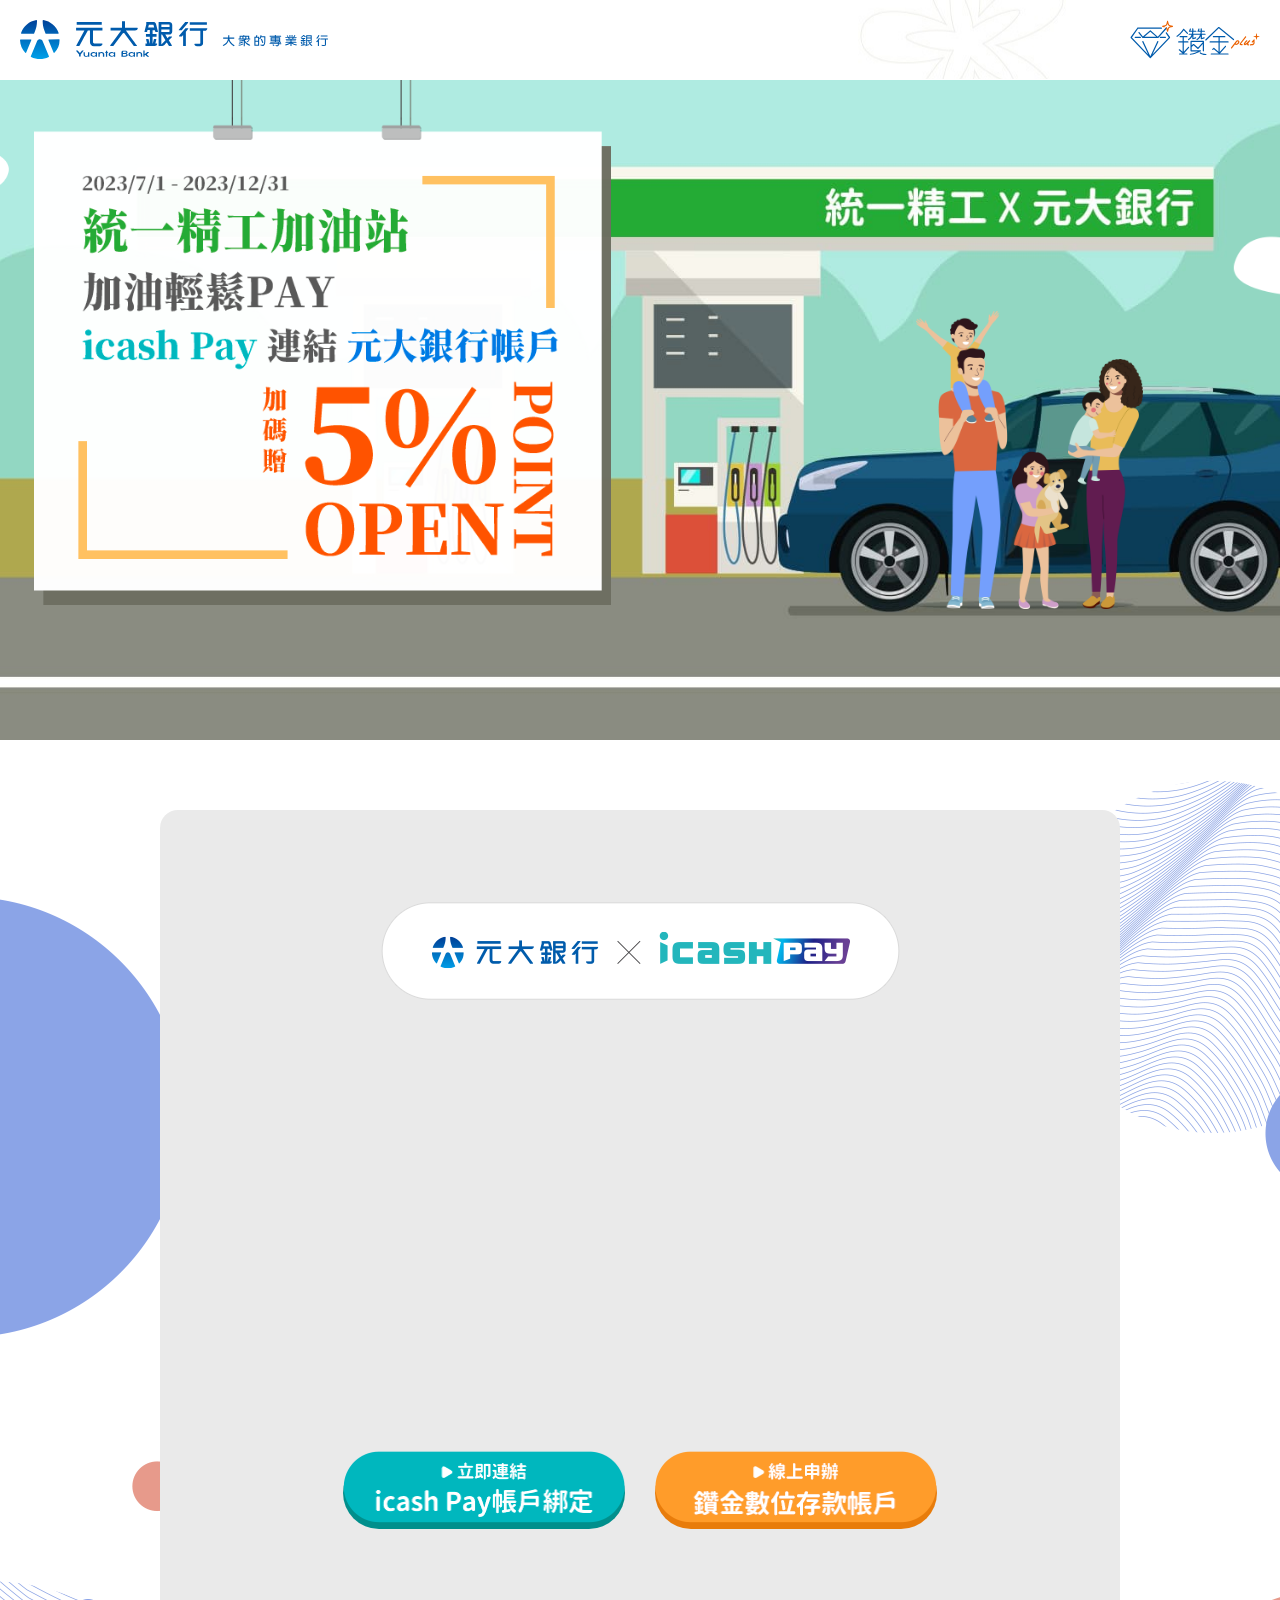
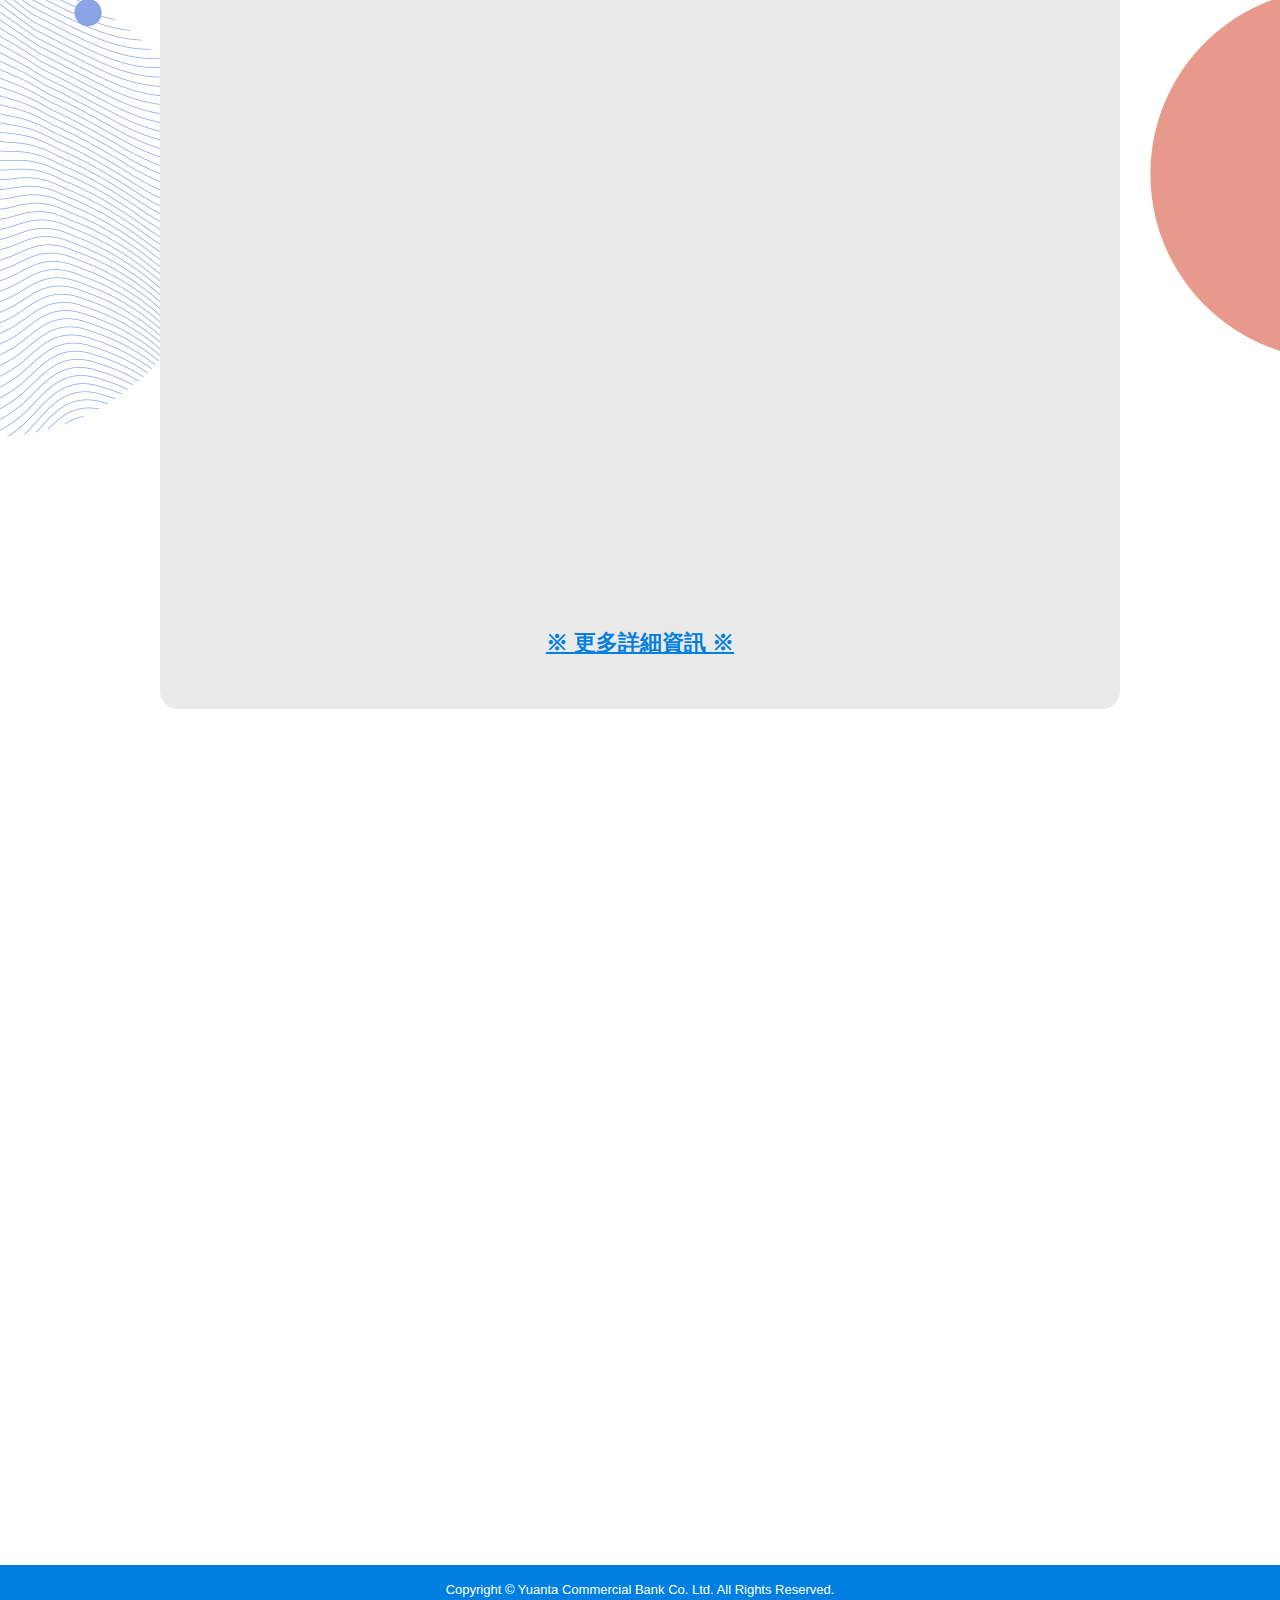
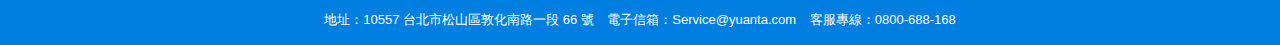
<file: icashMechSmile/index.html>
<!doctype html>
<html class="no-js" lang="zh-Hant-TW">

<head>
    <!-- Google tag (gtag.js) -->
    <script async src="https://www.googletagmanager.com/gtag/js?id=G-08TZJFEECX"></script>
    
<script>
window.dataLayer = window.dataLayer || [];

function gtag() {
  dataLayer.push(arguments);
}

gtag('js', new Date());
gtag('config', 'G-08TZJFEECX');
</script>


    <meta charset="utf-8">
    <meta http-equiv="X-UA-Compatible" content="ie=edge">
    <title>
        元大銀行｜icash Pay連結元大銀行帳戶，統一精工加油輕鬆PAY加碼贈5%回饋
    </title>
    <meta name="description" content="即日起使用元大銀行帳戶連結icash Pay，逢週二至統一精工加油消費單筆滿1,000元(含)以上加碼贈5%OPEN POINT點數回饋。">
    <meta name="keywords" content="帳戶支付連結,行動支付,電子支付,元大銀行,元大,數位存款,鑽金數位存款, icash Pay,愛金卡,統一精工,速邁樂">
    <meta name="viewport" content="width=device-width, initial-scale=1">
    <meta name="format-detection" content="telephone=no">

    <meta property="og:title" content="元大銀行｜icash Pay連結元大銀行帳戶，統一精工加油輕鬆PAY加碼贈5%回饋">
    <meta property="og:site_name" content="元大銀行">
    <meta property="og:url" content="https://www.yuantabank.com.tw/bankwebIMG/event/Bank_Act2023/icashpay_mechsmile_gasstation/index.html">
    <meta property="og:description" content="7月1日至12月31日，使用元大帳戶連結icash Pay，於統一精工加油消費單筆滿1,000元(含)以上加碼贈5%OPEN POINT點數回饋。">
    <meta property="og:type" content="website">
    <link rel="image_src" href="https://www.yuantabank.com.tw/bankwebIMG/event/Bank_Act2023/icashpay_mechsmile_gasstation/asset/images/fb.jpg">
    <meta property="og:image" content="https://www.yuantabank.com.tw/bankwebIMG/event/Bank_Act2023/icashpay_mechsmile_gasstation/asset/images/fb.jpg">
    <meta property="og:image:width" content="1200">
    <meta property="og:image:height" content="628">

    <link rel="manifest" href="./site.json" crossorigin="use-credentials">
    <link rel="shortcut icon" href="./favicon.ico" />
    <link rel="apple-touch-icon" href="./asset/images/touch/icon-192x192.png">
    <link rel="stylesheet" href="./asset/css/normalize.min.css">
    <link rel="stylesheet" href="./asset/vendor/aos/aos.css">
    <link rel="stylesheet" href="./asset/css/main.min.css">
    

    <meta name="theme-color" content="#fafafa">

    <!-- Google Tag Manager -->
    
<script>
(function (w, d, s, l, i) {
  w[l] = w[l] || [];
  w[l].push({
    'gtm.start': new Date().getTime(),
    event: 'gtm.js'
  });
  var f = d.getElementsByTagName(s)[0],
      j = d.createElement(s),
      dl = l != 'dataLayer' ? '&l=' + l : '';
  j.async = true;
  j.src = 'https://www.googletagmanager.com/gtm.js?id=' + i + dl;
  f.parentNode.insertBefore(j, f);
})(window, document, 'script', 'dataLayer', 'GTM-TDNQKZC');
</script>

    <!-- End Google Tag Manager -->
</head>

<body>
    <!-- Google Tag Manager (noscript) -->
    <noscript><iframe src="https://www.googletagmanager.com/ns.html?id=GTM-TDNQKZC" height="0" width="0" style="display:none;visibility:hidden"></iframe></noscript>
    <!-- End Google Tag Manager (noscript) -->

    <div class="container">
        <header class="header" data-header>
            <h1>
                <a href="https://www.yuantabank.com.tw/bank/" class="logo" data-ga="yuantabank" target="_blank">
                    <img src="./asset/images/logo/logo.svg" alt="元大銀行logo">
                </a>
            </h1>
            <div class="yuantaplusLogo"></div>
        </header>
        <main class="main">
            
<section class="banner">
    <div class="banner-bg">
        <img class="-pc" src="./asset/images/banner/bg.jpg" alt="">
        <img class="-mb" src="./asset/images/banner/bg-mb.jpg" alt="">
        <div class="banner-cloud -l">
            <img src="./asset/images/banner/cloud.png" alt="">
        </div>
        <div class="banner-cloud -r">
            <img src="./asset/images/banner/cloud.png" alt="">
        </div>
    </div>
    <div class="banner-wrap">
        <div class="banner-people -l">
            <img src="./asset/images/banner/people-l.png" alt="">
        </div>
        <div class="banner-people -r">
            <img src="./asset/images/banner/people-r.png" alt="">
        </div>
        <div class="banner-sign">
            <img src="./asset/images/banner/sign.png" alt="" data-aos="flip-down" data-aos-easing="ease-out-back" data-aos-duration="1200">
        </div>
    </div>
</section>
<section class="content">
    <div class="block">
        <div class="block-title">
            <img src="./asset/images/logo/logo-icash.png" alt="">
        </div>
        <div class="block-content">
            <div class="paragraph" data-aos="fade-up">
                <div class="paragraph-title">活動期間</div>
                <div class="paragraph-content">
                    2023/07/1(六) ~ 2023/12/31(日)，<span class="-rdText">每周二</span>
                </div>
            </div>
            <div class="paragraph" data-aos="fade-up">
                <div class="paragraph-title">活動內容</div>
                <div class="paragraph-content -mbTL">
                    活動期間內<span class="-rdText">每周二</span>使用<span class="-rdText">icash Pay</span><span class="-buText">連結元大銀行帳戶</span>以直接扣款方式於統一精工加油消費單筆滿1,000元(含)以上加碼贈<span class="-rdText">5%OPEN POINT</span>點數回饋。<br>
                    <span class="-note">（活動期間每一icash Pay用戶每月回饋上限200點， 活動總回饋上限30萬點。）</span>
                </div>
            </div>
            <div class="action">
                <div class="action-item">
                    <div class="anchor" id="1"></div>
                    <a href="https://ytbk.tw/3mY7Nf" target="_blank" class="btn -gn" data-ga="icashpayACCLink2023">
                        <img src="./asset/images/text/btn-gn.png" alt="">
                    </a>
                </div>
                <div class="action-item">
                    <div class="anchor" id="2"></div>
                    <a href="https://ytbk.tw/VzUnqi" target="_blank" class="btn -og" data-ga="openacct2023">
                        <img src="./asset/images/text/btn-og.png" alt="">
                    </a>
                </div>
            </div>
            <div class="step" data-aos="fade-up">
                <div class="anchor" id="3"></div>
                <div class="step-title"><img src="./asset/images/text/account.png" alt=""></div>
                <div class="step-pic"><img src="./asset/images/other/phone.png" alt=""></div>
                <div class="step-content">
                    <div class="step-title"><img src="./asset/images/text/account.png" alt=""></div>
                    <div class="step-subTitle"><img src="./asset/images/text/account-sub.png" alt=""></div>
                    <div class="step-list">
                        <ol>
                            <li>
                                <span>
                                    <img src="./asset/images/text/step01.png" alt="">
                                </span>
                                <p>開啟【支付條碼】功能，出示條碼或QR Code予商家掃描。</p>
                            </li>
                            <li>
                                <span>
                                    <img src="./asset/images/text/step02.png" alt="">
                                </span>
                                <p>進行身分驗證(使用生物辨識或輸入icash Pay設定的登入密碼)。</p>
                            </li>
                            <li class="-bg">
                                <span>
                                    <img src="./asset/images/text/step03.png" alt="">
                                </span>
                                <p>選擇「元大銀行帳戶」付款。</p>
                            </li>
                        </ol>
                    </div>
                </div>
            </div>
        </div>
        <div class="block-link">
            <a href="https://ytbk.tw/3mY7Nf" target="_blank" class="link" data-ga="icashpayACCLink2023">※ 更多詳細資訊 ※</a>
        </div>
    </div>
</section>
<section class="notice" data-aos="fade-up">
    <div class="notice-title">
        <div class="paragraph">
            <div class="paragraph-title">注意事項</div>
        </div>
    </div>
    <div class="notice-content">
        <ol class="cjk">
            <li data-num="一">本活動須以icash Pay連結元大銀行存款帳戶直扣付款加油(以銀行帳戶金額儲值、自動加值至icash Pay後付款不適用本活動)，方可獲得OPEN POINT加贈點數，部份或缺額支付、條件不符者恕不加贈。</li>
            <li data-num="二">本活動交易金額以扣除點數折抵後，汽油油品發票實收金額進行計算，不包含油精、洗車、雨刷、副產品、一般商品交易、自動加值、現金加值、儲值類交易、菸類商品、代收代售項目、OPEN POINT點數折抵金額等非汽油油品消費，且須為單筆全額支付。如交易經取消、退貨及退款，將不予贈點，若於活動贈點發送後退貨，將會追回活動贈點。</li>
            <li data-num="三">本活動限人工島支付汽油油品且加入車輛油箱(提桶灌裝恕不適用)之消費。本活動之速邁樂會員集點、降價不得合併使用。</li>
            <li data-num="四">本活動不適用金門站。倘收銀設備故障或系統線路等問題致無法連線，恕無法提供本活動贈送之OPEN POINT點數。</li>
            <li data-num="五">本活動每一icash Pay帳戶每月回饋上限200點OPEN POINT，當月符合消費資格最晚將於消費之次次月底前匯入符合資格icash Pay帳戶對應之OPEN POINT帳號。活動點數計算至小數點後第二位(依小數點後第三位四捨五入計算)。</li>
            <li data-num="六">使用icash Pay參與本活動應使用具備Android作業系統(6.0)以上或iOS作業系統(13.0)以上的手機，並請將OPEN POINT APP或icash Pay APP之應用程式及手機內建瀏覽器更新至最新版本。icash Pay用戶於獲得本活動回饋前及回饋當下仍應具有OPEN POINT 會員資格及icash Pay使用者資格，icash Pay與元大銀行存款帳戶應為「連結狀態」且使用皆為「正常狀態」，入點時應符合本活動資格等相關規範。</li>
            <li data-num="七">詳細活動辦法以主辦單位(愛金卡、元大銀行)網站公告為準。主辦單位保留本活動所有事宜之最終解釋之權利，並可隨時變更、取消、終止或暫停本活動及替換其他獎項；活動如遇有任何因電腦系統、網路、電話等故障或傳輸異常、或有不可抗力事由，主辦單位得暫時停止相關服務，參與者同意取消當次消費支付指示。如因而致參加者之資料有延遲、遺失、錯誤或無法辨識等情況，主辦單位不負任何法律責任，參加者亦不得因此異議。其他未盡事宜，悉依主辦單位相關規定辦理。</li>
            <li data-num="八">法律管轄權：
                <ol>
                    <li>icash Pay用戶同意與本次活動有關之任何行為，應依據中華民國法律解釋或辦理，即使使用元大銀行個人網路銀行或行動銀行APP之當時所在地非中華民國境內，仍以中華民國法律規範之。</li>
                    <li>雙方同意如因本活動發生相關訴訟，除法律另有規定外，合意以臺灣臺北地方法院為第一審管轄法院。</li>
                </ol>
            </li>
            <li data-num="九">參加本活動即表示同意接受本活動條款；若有違反者，主辦單位有權取消參加者之參加資格並追回獲得之點數，如對本活動有任何疑義，可撥打元大銀行客服中心 (02)2182-1968 或 0800-688-168。愛金卡公司客服專線0800-233-888 (手機請撥02-2657-6388)，客服信箱：<a href="mailto:icashpay_service@mail.icash.com.tw" class="link">icashpay_service@mail.icash.com.tw</a>。</li>
            <li data-num="十">OPEN POINT由統一超商提供，紅利點數相關問題，請電洽OPEN POINT客服中心 0800-711-177(手機請撥02-2627-1650)或請mail至<a href="mailto:service@mail.openpoint.com.tw" class="link">service@mail.openpoint.com.tw</a>並留下您的icash Pay用戶手機號碼、icash Pay帳號、問題等以供查詢回覆。</li>
        </ol>
    </div>
</section>

        </main>
        <footer class="footer">
            Copyright © Yuanta Commercial Bank Co. Ltd. All Rights Reserved.<br>
            <div class="footer-wrap">
                <span>地址：10557 台北市松山區敦化南路一段 66 號</span>
                <span>電子信箱：Service@yuanta.com</span>
                <span>客服專線：0800-688-168</span>
            </div>
        </footer>
    </div>
    <ul class="mediaIcons">
        <li>
            <a href="https://www.facebook.com/yuantabank" class="facebook" data-ga="facebook" target="_blank"></a>
        </li>
        <li>
            <a href="https://line.me/R/ti/p/%40mwr3999i" class="line" data-ga="line" target="_blank"></a>
        </li>
        <li>
            <a href="https://www.instagram.com/yuantabank/" class="instagram" data-ga="instagram" target="_blank"></a>
        </li>
        <li>
            <a href="https://www.youtube.com/channel/UCs72_Ba4-zxCCaeF7zsoAoA" class="youtube" data-ga="youtube" target="_blank"></a>
        </li>
        <li>
            <a href="https://t.me/yuantabanktw" class="telegram" data-ga="Telegram" target="_blank"></a>
        </li>
    </ul>
    <a href="#" class="gotop" id="gotop">
        <img src="./asset/images/icon/goTop.svg" alt="">
    </a>
    
    <script src="./asset/vendor/modernizr-custom.min.js"></script>
    <script src="./asset/vendor/jquery-3.6.0.min.js"></script>
    <script src="./asset/vendor/aos/aos.js"></script>
    <script src="./asset/js/all.min.js"></script>
    
</body>

</html>
</file>
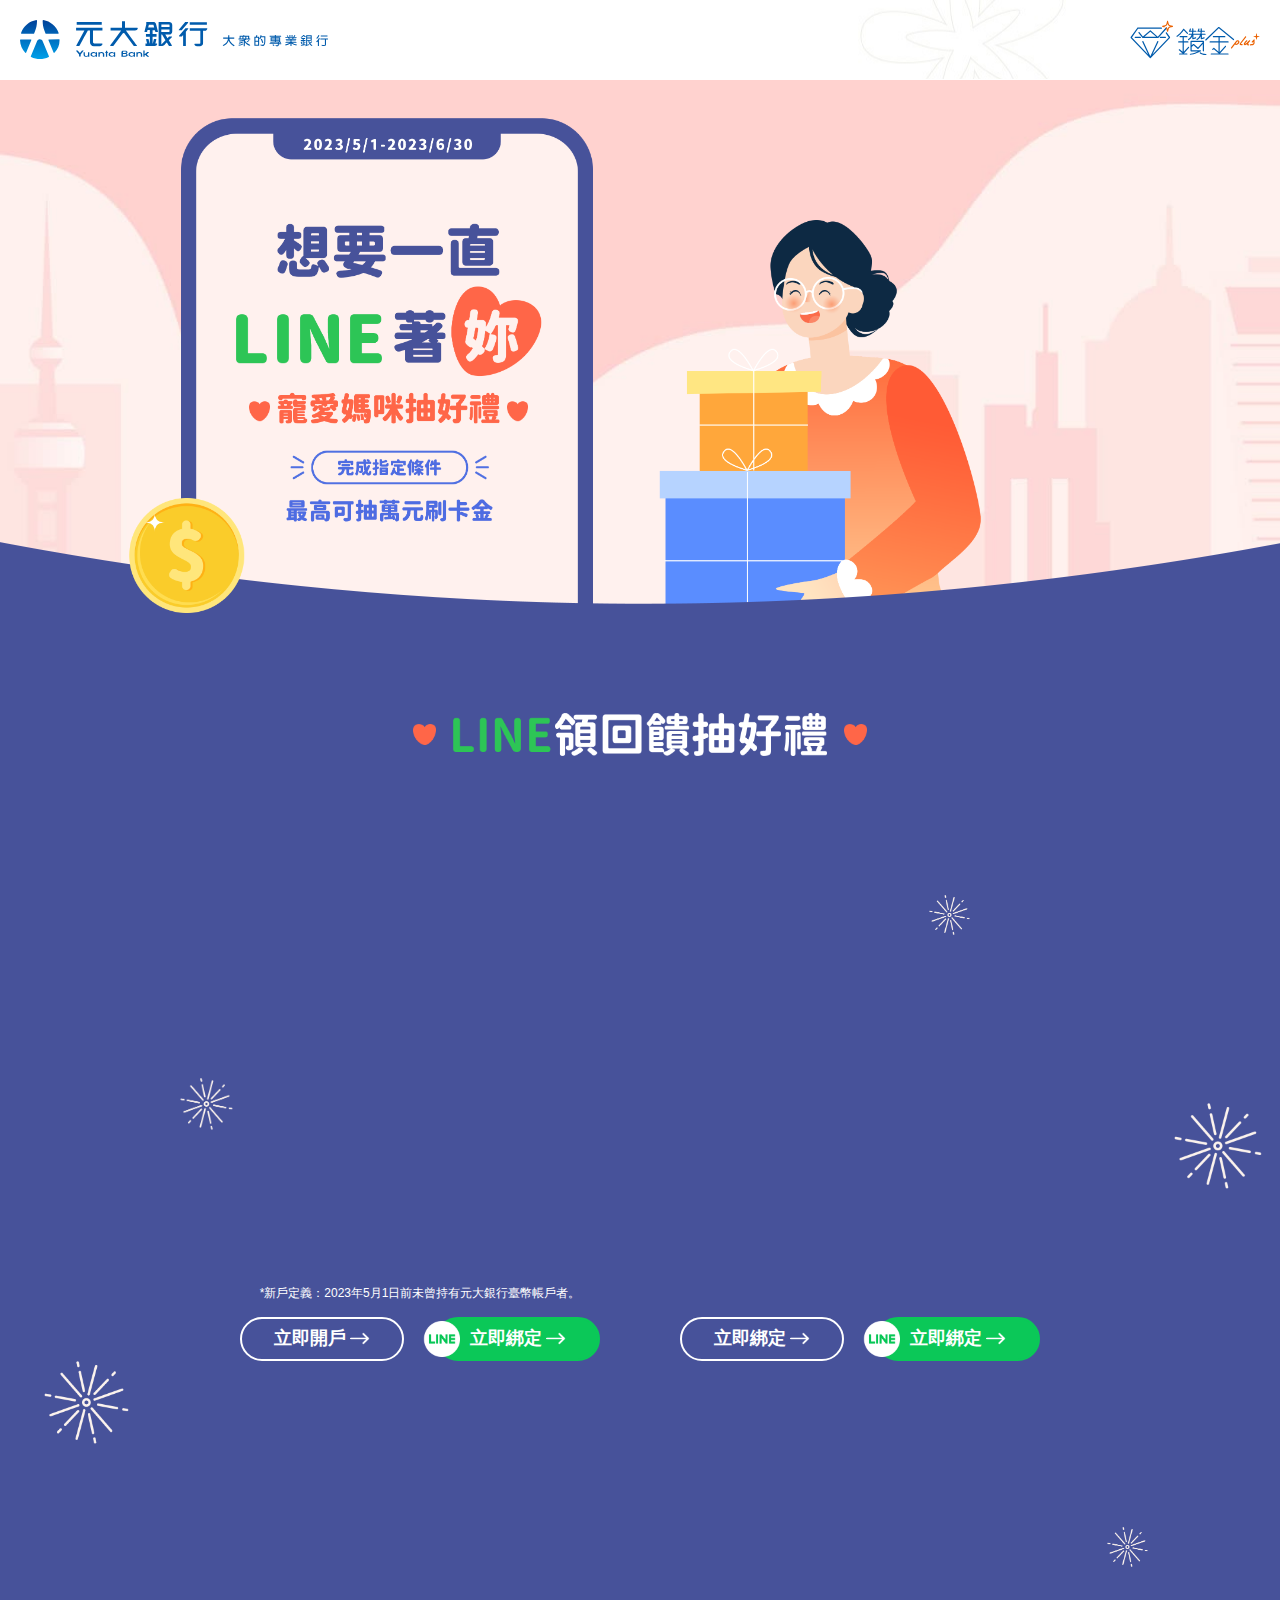
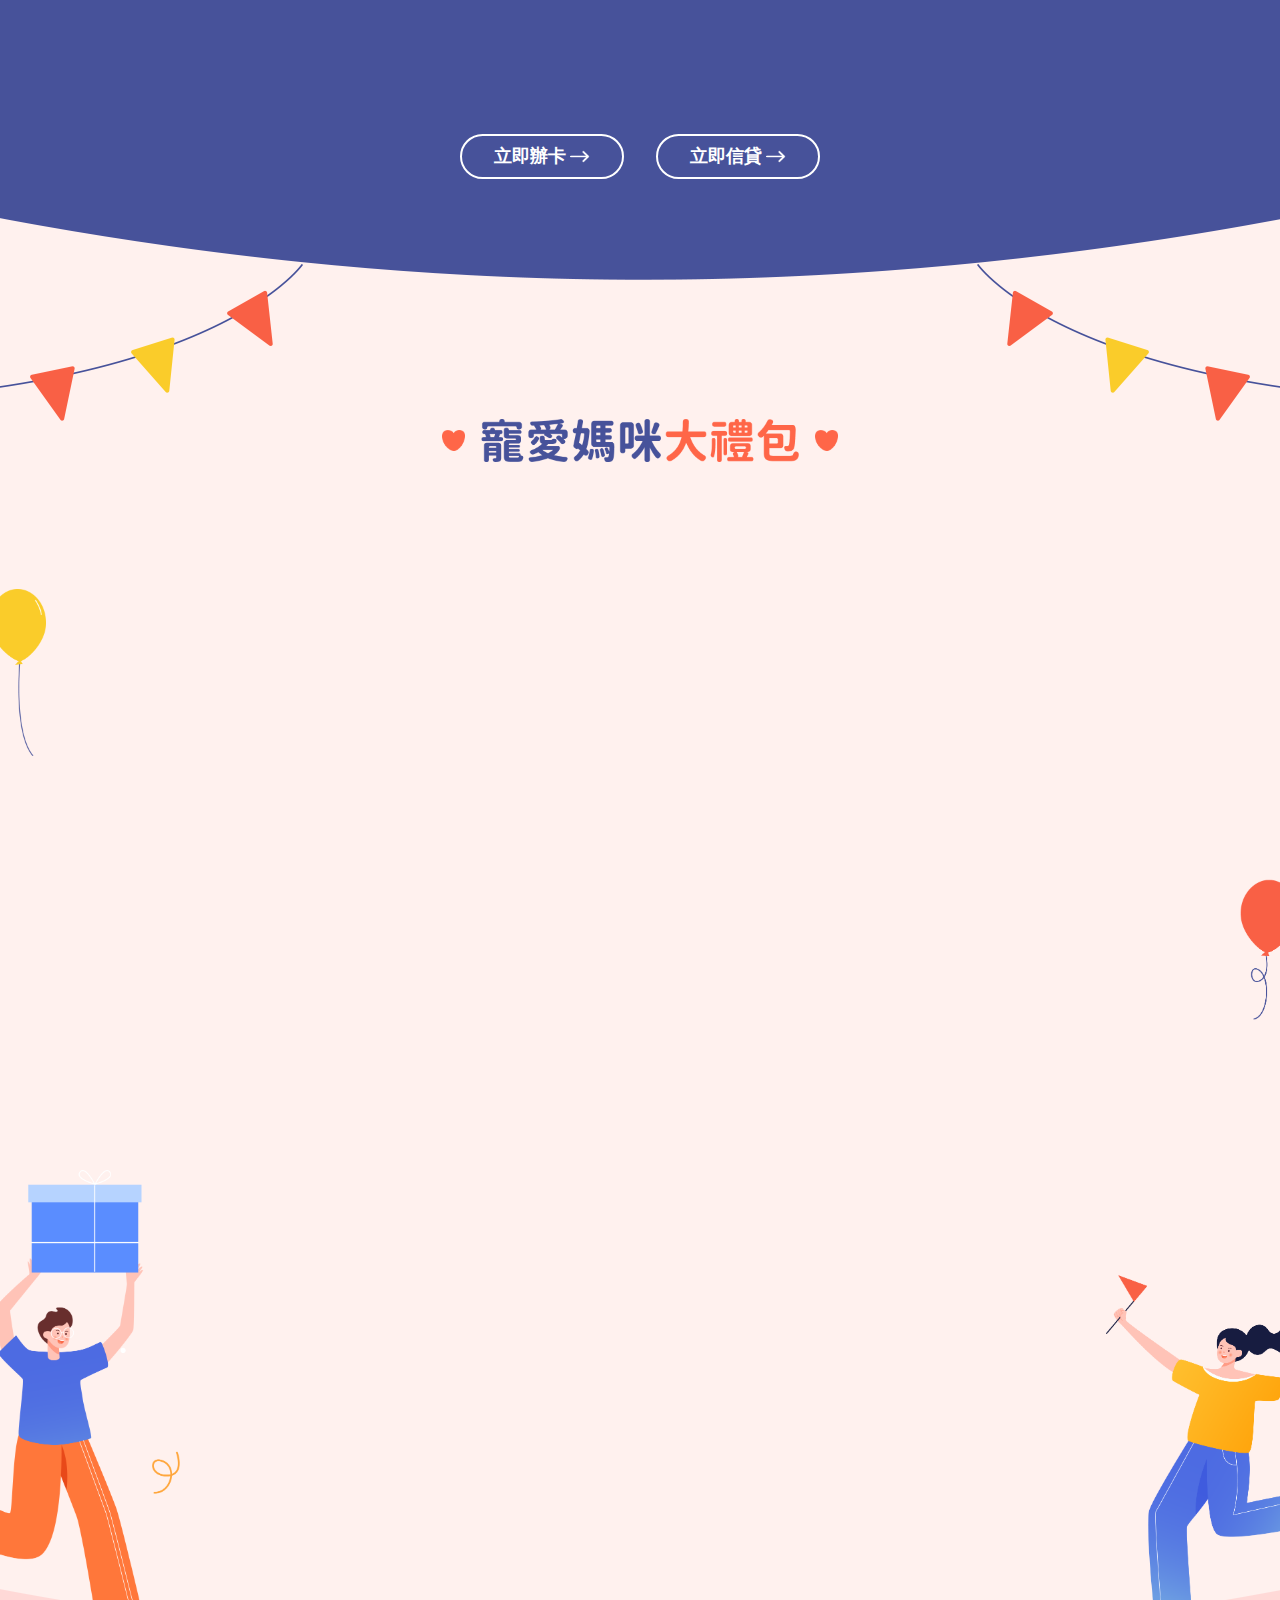
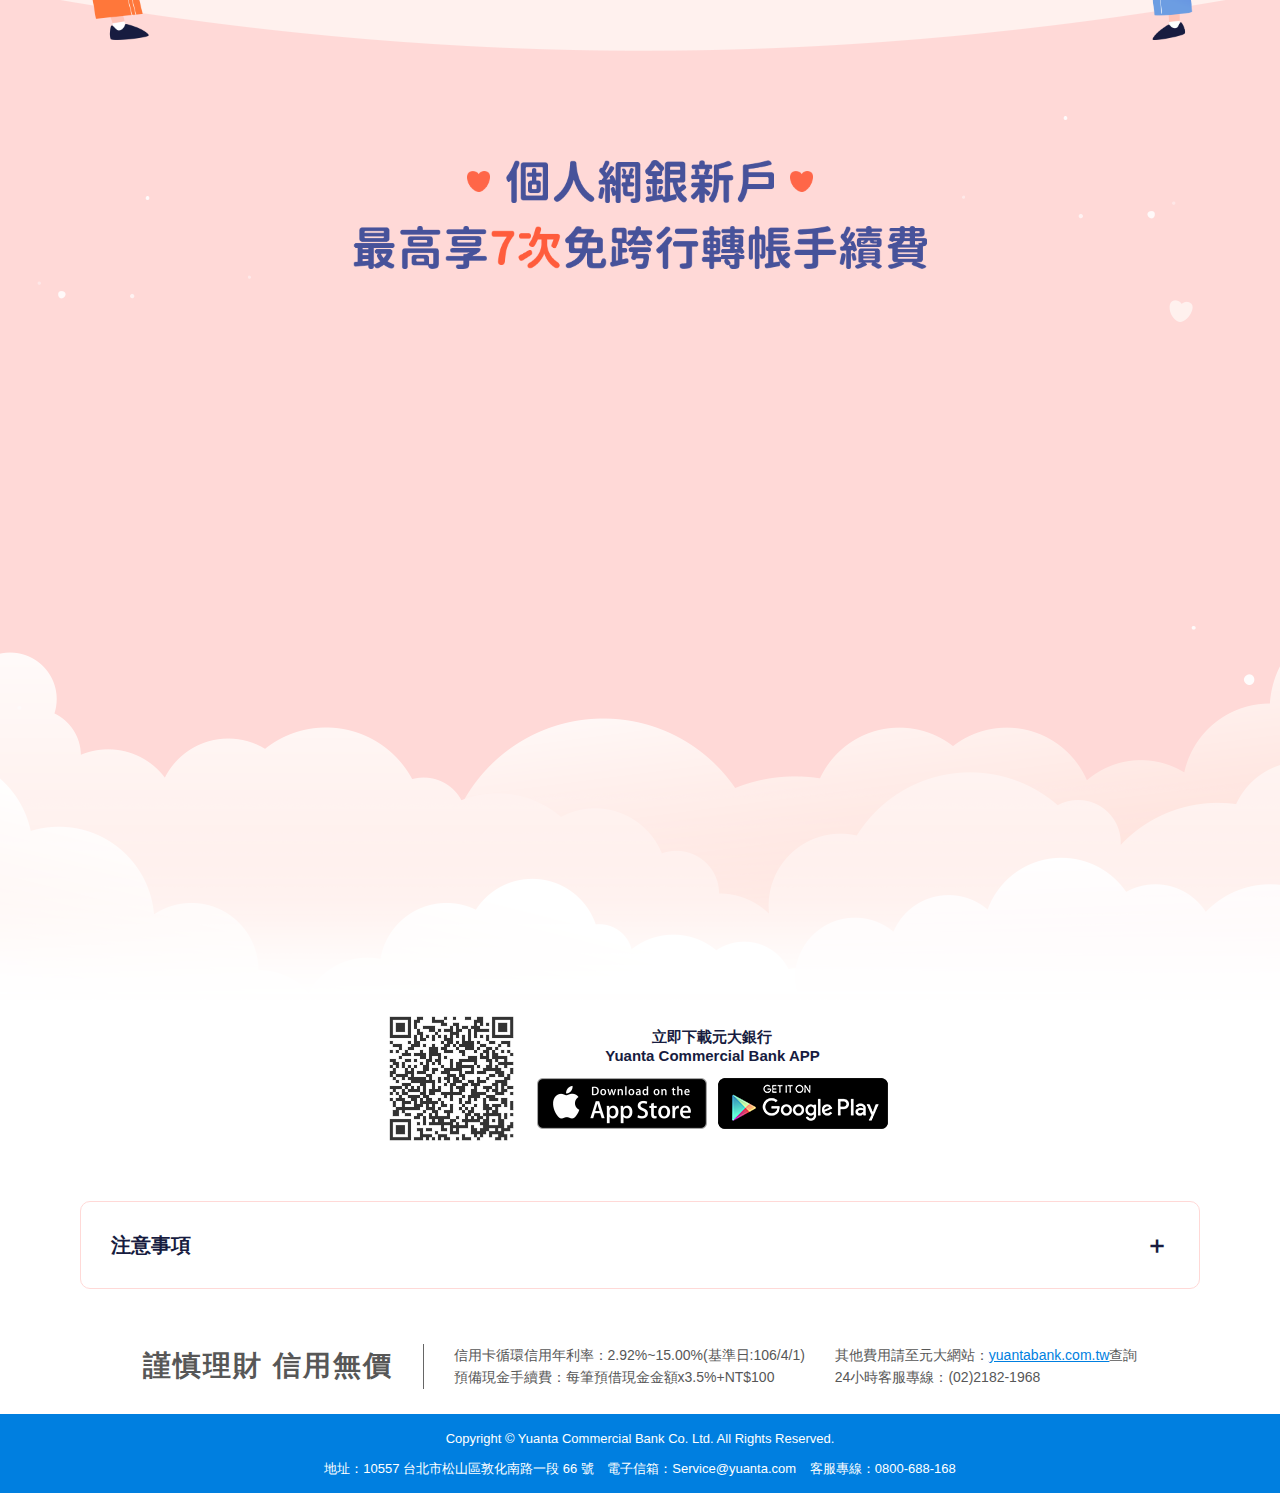
<file: mom/index.html>
<!doctype html>
<html class="no-js" lang="zh-Hant-TW">

<head>
    <meta charset="utf-8">
    <meta http-equiv="X-UA-Compatible" content="ie=edge">
    <title>
        元大銀行｜想要一直LINE著妳 寵愛媽咪抽好禮
    </title>
    <meta name="description" content="元大銀行「想要一直LINE著妳」，邀你一起寵愛媽咪抽好禮，活動自5月1日至6月30日，完成指定任務即可獲得相對應之刷卡金，同時加碼抽萬元刷卡金！活動期間完成指定任務並新綁定LINE個人化服務，最多可獲得NT$300刷卡金。數位帳戶、數位存款帳戶、鑽金數位存款帳戶、任一行動支付新綁定、行動支付消費/儲值、線上辦卡、元大鑽金卡、元大信用神卡、線上換匯、線上換匯交易、元大LINE個人化服務、LINE個人化服務綁定、線上基金/ETF扣款新申請、完成任務享刷卡金、完成任務抽刷卡金、元大陪你寵愛媽咪、無卡提款交易、鑽金智慧理財、行動支付、帳戶連結支付、電子支付、元大銀行、元大、無卡提款、申辦數位存款帳戶">
    <meta name="viewport" content="width=device-width, initial-scale=1">
    <meta name="format-detection" content="telephone=no">

    <meta property="og:title" content="元大銀行｜想要一直LINE著妳 寵愛媽咪抽好禮">
    <meta property="og:site_name" content="元大銀行">
    <meta property="og:url" content="https://www.yuantabank.com.tw/bankwebIMG/event/Bank_Act2023/WelcomeMD/index.html">
    <meta property="og:description" content="5/1-6/30止，完成指定任務+LINE個人化綁定，即可獲得百元回饋，再加碼抽萬元刷卡金！">
    <meta property="og:type" content="website">
    <link rel="image_src" href="https://www.yuantabank.com.tw/bankwebIMG/event/Bank_Act2023/WelcomeMD/asset/images/fb.jpg">
    <meta property="og:image" content="https://www.yuantabank.com.tw/bankwebIMG/event/Bank_Act2023/WelcomeMD/asset/images/fb.jpg">
    <meta property="og:image:width" content="1200">
    <meta property="og:image:height" content="628">

    <link rel="manifest" href="./site.json" crossorigin="use-credentials">
    <link rel="shortcut icon" href="./favicon.ico" />
    <link rel="apple-touch-icon" href="./asset/images/touch/icon-192x192.png">
    <link rel="stylesheet" href="./asset/css/normalize.min.css">
    <link rel="stylesheet" href="./asset/vendor/swiper/swiper.min.css">
    <link rel="stylesheet" href="./asset/css/main.min.css">
    

    <meta name="theme-color" content="#fafafa">
    <!-- Google Tag Manager -->
    
<script>
(function (w, d, s, l, i) {
  w[l] = w[l] || [];
  w[l].push({
    'gtm.start': new Date().getTime(),
    event: 'gtm.js'
  });
  var f = d.getElementsByTagName(s)[0],
      j = d.createElement(s),
      dl = l != 'dataLayer' ? '&l=' + l : '';
  j.async = true;
  j.src = 'https://www.googletagmanager.com/gtm.js?id=' + i + dl;
  f.parentNode.insertBefore(j, f);
})(window, document, 'script', 'dataLayer', 'GTM-TDNQKZC');
</script>

    <!-- End Google Tag Manager -->

</head>

<body>
    <!-- Google Tag Manager (noscript) -->
    <noscript><iframe src="https://www.googletagmanager.com/ns.html?id=GTM-TDNQKZC" height="0" width="0" style="display:none;visibility:hidden"></iframe></noscript>
    <!-- End Google Tag Manager (noscript) -->
    <div class="container">
        <header class="header" data-header>
            <h1>
                <a href="https://www.yuantabank.com.tw/bank/" class="logo" id="yuantabank" target="_blank" rel="noreferrer noopener">
                    <img src="./asset/images/logo/logo.svg" alt="元大銀行logo">
                </a>
            </h1>
            <div class="yuantaplusLogo"></div>
        </header>
        <main class="main">
            
<section class="banner">
    <div class="banner-bg">
        <img class="-pc" src="./asset/images/banner/bg.jpg" alt="">
        <img class="-mb" src="./asset/images/banner/bg-mb.jpg" alt="">
    </div>
    <div class="banner-sprikle">
        <img class="sprikle01" src="./asset/images/banner/sprikle.png" alt="">
        <img class="sprikle02" src="./asset/images/banner/sprikle.png" alt="">
        <img class="sprikle03" src="./asset/images/banner/sprikle.png" alt="">
        <img class="sprikle04" src="./asset/images/banner/sprikle.png" alt="">
        <img class="sprikle05" src="./asset/images/banner/sprikle.png" alt="">
    </div>
    <div class="banner-wrap">
        <div class="banner-phone -fadeIn">
            <img class="-pc" src="./asset/images/banner/phone.png" alt="">
            <img class="-mb" src="./asset/images/banner/phone-mb.png" alt="">
            <div class="line">
                <img class="-l" src="./asset/images/banner/L.png" alt="">
                <img class="-i" src="./asset/images/banner/I.png" alt="">
                <img class="-n" src="./asset/images/banner/N.png" alt="">
                <img class="-e" src="./asset/images/banner/E.png" alt="">
            </div>
            <div class="heart">
                <img src="./asset/images/title/heart.png" alt="">
                <img src="./asset/images/title/heart.png" alt="">
            </div>
        </div>
        <div class="banner-man">
            <img class="-fadeIn" src="./asset/images/banner/man.png" alt="">
        </div>
        <div class="banner-woman">
            <img class="-fadeIn" src="./asset/images/banner/woman.png" alt="">
        </div>
        <div class="banner-mom">
            <img src="./asset/images/banner/mom.png" alt="">
        </div>
        <div class="banner-hand">
            <img src="./asset/images/banner/hand.png" alt="">
        </div>
    </div>
    <div class="banner-concave"></div>
    <div class="banner-coin">
        <img src="./asset/images/banner/coin.png" alt="">
    </div>
</section>
<section class="content">
    <div class="block -bu">
        <div class="block-bg">
            <img class="sprikle01" src="./asset/images/background/sprikle.png" alt="">
            <img class="sprikle02" src="./asset/images/background/sprikle.png" alt="">
            <img class="sprikle03" src="./asset/images/background/sprikle.png" alt="">
            <img class="sprikle04" src="./asset/images/background/sprikle.png" alt="">
            <img class="sprikle05" src="./asset/images/background/sprikle.png" alt="">
        </div>
        <div class="block-wrap">
            <div class="block-title">
                <span>
                    <img src="./asset/images/title/line.png" alt="">
                </span>
            </div>
            <div class="block-content">
                <div class="gift">
                    <div class="gift-item -left">
                        <div class="gift-anchor" id="1"></div>
                        <div class="gift-card">
                            <div class="giftCard -ver -left -fadeIn">
                                <div class="giftCard-head">
                                    <img src="./asset/images/title/head.png" alt="">
                                </div>
                                <div class="giftCard-title">
                                    鑽金數位帳戶新戶
                                </div>
                                <div class="giftCard-content">
                                    <img src="./asset/images/pic/gift-people.png" alt="">
                                    <div class="giftCard-text">
                                        <div>
                                            <p>
                                                成功<b>線上申辦鑽金數位帳戶</b><br>
                                                且<b>新綁定LINE個人化服務</b>
                                            </p>
                                        </div>
                                        <p class="-money">享NT$200元刷卡金</p>
                                        <p class="-note">( 限額1,000名 )</p>
                                    </div>
                                </div>
                            </div>
                        </div>
                        <div class="gift-note">*新戶定義：2023年5月1日前未曾持有元大銀行臺幣帳戶者。</div>
                        <div class="gift-btn">
                            <a id="openacct2023MD" href="https://www.yuantabank.com.tw/bankwebIMG/event/Bank_Act2021/openacct/index.html" target="_blank" rel="noreferrer noopener"><span>立即開戶</span></a>
                            <a id="openacctLINEBC202023MD" href="https://page.line.me/mwr3999i" class="-line" target="_blank" rel="noreferrer noopener"><span>立即綁定</span></a>
                        </div>
                    </div>
                    <div class="gift-item -right">
                        <div class="gift-anchor" id="2"></div>
                        <div class="gift-card">
                            <div class="giftCard -ver -right -fadeIn">
                                <div class="giftCard-head">
                                    <img src="./asset/images/title/head.png" alt="">
                                </div>
                                <div class="giftCard-title">
                                    行動支付新戶
                                </div>
                                <div class="giftCard-content">
                                    <img src="./asset/images/pic/gift-link.png" alt="">
                                    <div class="giftCard-text">
                                        <div>
                                            <p>
                                                成功<b>新綁定任一行動支付</b><br>
                                                並累積消費或儲值滿NT$500<br>
                                                且<b>新綁定LINE個人化服務</b>
                                            </p>
                                        </div>
                                        <p class="-money">享NT$100元刷卡金</p>
                                        <p class="-note">( 限額1,000名 )</p>
                                    </div>
                                </div>
                            </div>
                        </div>
                        <div class="gift-btn">
                            <a id="ACCLink2023MD" href="https://www.yuantabank.com.tw/bankwebIMG/event/Bank_Act2020/ACCLink/" target="_blank" rel="noreferrer noopener"><span>立即綁定</span></a>
                            <a id="ACCLinkLINEBC202023MD" href="https://page.line.me/mwr3999i" class="-line" target="_blank" rel="noreferrer noopener"><span>立即綁定</span></a>
                        </div>
                    </div>
                </div>
                <div class="gift">
                    <div class="gift-item -bottom">
                        <div class="gift-anchor" id="3"></div>
                        <div class="gift-card">
                            <div class="giftCard -hor -fadeIn">
                                <div class="giftCard-title">我要抽好禮</div>
                                <div class="giftCard-content">
                                    <img src="./asset/images/pic/gift-coin.png" alt="">
                                    <div class="giftCard-text">
                                        完成下列任一條件：<br>
                                        <b>
                                            線上申辦鑽金數位帳戶、<br class="-mbDownOnly">新綁定LINE個人化服務、<br>
                                            線上申辦信用貸款、線上申辦信用卡
                                        </b>
                                        <p class="-money">抽NT$10,000刷卡金</p>
                                        <p class="-note">( 限額10名 )</p>
                                    </div>
                                </div>
                            </div>
                        </div>
                        <div class="gift-btn">
                            <a id="creditcard2023MD" href="https://www.yuantabank.com.tw/bankwebIMG/event/Bank_Act2021/Card20210831/index.html" target="_blank" rel="noreferrer noopener"><span>立即辦卡</span></a>
                            <a id="loanapply2023MD" href="https://www.yuantabank.com.tw/bankwebIMG/event/Bank_Act2022/loanapply/index.html" target="_blank" rel="noreferrer noopener"><span>立即信貸</span></a>
                        </div>
                    </div>
                </div>
            </div>
        </div>
    </div>
    <div class="block -pk">
        <div class="block-anchor" id="4"></div>
        <div class="block-bg">
            <div class="flag"></div>
            <div class="balloon -yl">
                <img src="./asset/images/background/balloon-yl.png" alt="">
            </div>
            <div class="balloon -rd">
                <img src="./asset/images/background/balloon-rd.png" alt="">
            </div>
            <div class="man">
                <img src="./asset/images/background/man.png" alt="">
            </div>
            <div class="woman">
                <img src="./asset/images/background/woman.png" alt="">
            </div>
        </div>
        <div class="block-wrap">
            <div class="block-title">
                <span>
                    <img src="./asset/images/title/mom.png" alt="">
                </span>
            </div>
            <div class="block-content">
                <div class="discount" data-slider="discount">
                    <div class="swiper-wrapper">
                        <div class="discount-item swiper-slide">
                            <div class="discountCard">
                                <div class="discountCard-pic">
                                    <img src="./asset/images/pic/discount-10.png" alt="">
                                </div>
                                <div class="discountCard-title">icash Pay 支付優惠</div>
                                <div class="discountCard-list">
                                    <ul>
                                        <li>使用「<b>icash Pay連結元大銀行帳戶</b>」，並於指定通路消費享OPEN POINT點數<span>10%</span>回饋。</li>
                                    </ul>
                                </div>
                                <a id="icashpay_point2023MD" href="https://www.yuantabank.com.tw/bankwebIMG/event/Bank_Act2023/icashpay_rewards_point/index.html" class="discountCard-btn" target="_blank" rel="noreferrer noopener"><span>活動詳情</span></a>
                            </div>
                        </div>
                        <div class="discount-item swiper-slide">
                            <div class="discountCard">
                                <div class="discountCard-pic">
                                    <img src="./asset/images/pic/discount-60.png" alt="">
                                </div>
                                <div class="discountCard-title">icash Pay 支付優惠</div>
                                <div class="discountCard-list">
                                    <ul>
                                        <li>使用「<b>icash Pay連結元大銀行帳戶</b>」，並於天母士東市場指定攤商消費，最高享OPEN POINT點數<span>60%</span>回饋。</li>
                                    </ul>
                                </div>
                                <a id="icashpay_market2023MD" href="https://www.icashpay.com.tw/advertMessage/view/id/544" class="discountCard-btn" target="_blank" rel="noreferrer noopener"><span>活動詳情</span></a>
                            </div>
                        </div>
                        <div class="discount-item swiper-slide">
                            <div class="discountCard -gn">
                                <div class="discountCard-pic">
                                    <img src="./asset/images/pic/discount-60.png" alt="">
                                </div>
                                <div class="discountCard-title">一卡通MONEY 支付優惠</div>
                                <div class="discountCard-list">
                                    <ul>
                                        <li>使用「<b>一卡通MONEY連結元大銀行帳戶</b>」，並於並於指定校園內商店消費及繳納校園行政規費，享消費總額最高<span>60%</span>回饋。</li>
                                    </ul>
                                </div>
                                <a id="ipass2023MD" href="https://www.i-pass.com.tw/Preferential/Detail/2796" class="discountCard-btn" target="_blank" rel="noreferrer noopener"><span>活動詳情</span></a>
                            </div>
                        </div>
                        <div class="discount-item swiper-slide">
                            <div class="discountCard -pk">
                                <div class="discountCard-pic">
                                    <img src="./asset/images/pic/discount-20.png" alt="">
                                </div>
                                <div class="discountCard-title">台灣Pay 支付優惠</div>
                                <div class="discountCard-list">
                                    <ul>
                                        <li>使用「<b>台灣Pay連結元大銀行帳戶</b>」，並於樂天桃園棒球場之指定美食商家消費，單筆交易不限金額享<span>20%</span>現金回饋。</li>
                                    </ul>
                                </div>
                                <a id="twpay2023MD" href="https://www.yuantabank.com.tw/bankwebIMG/event/Bank_Act2023/twpay_rakutenmonkeys/index.html" class="discountCard-btn" target="_blank" rel="noreferrer noopener"><span>活動詳情</span></a>
                            </div>
                        </div>
                        <div class="discount-item swiper-slide">
                            <div class="discountCard -bu">
                                <div class="discountCard-pic">
                                    <img src="./asset/images/pic/discount-card.png" alt="">
                                </div>
                                <div class="discountCard-title">鑽金卡刷卡優惠</div>
                                <div class="discountCard-list">
                                    <ul>
                                        <!-- <li>元大鑽金卡海外消費最高<span>6%</span>回饋無上限。</li> -->
                                        <li>日本Bic Camera最高享<span>17%</span>優惠折扣。</li>
                                    </ul>
                                </div>
                                <a id="creditcard2023MD" href="https://www.yuantabank.com.tw/bankwebIMG/event/Bank_Act2023/Card20230101_3/index.html" class="discountCard-btn" target="_blank" rel="noreferrer noopener"><span>活動詳情</span></a>
                            </div>
                        </div>
                        <div class="discount-item swiper-slide">
                            <div class="discountCard -rd">
                                <div class="discountCard-pic">
                                    <img src="./asset/images/pic/discount-chart.png" alt="">
                                </div>
                                <div class="discountCard-title">鑽金智慧理財優惠</div>
                                <div class="discountCard-list">
                                    <ul>
                                        <li>線上申購指定基金定期（不）定額，享終身<span>0元</span>手續費優惠。</li>
                                        <li>線上申購指定ETF定期(不)定額，享終身<span>0.3%</span>手續費優惠。</li>
                                        <li>提供百元投資、日日扣，投資更彈性。</li>
                                    </ul>
                                </div>
                                <a id="smartinvest2023MD" href="https://www.yuantabank.com.tw/bankwebIMG/event/Bank_Act2022/smartinvest/index.html#sales" class="discountCard-btn" target="_blank" rel="noreferrer noopener"><span>活動詳情</span></a>
                            </div>
                        </div>
                        <div class="discount-item swiper-slide">
                            <div class="discountCard -lbu">
                                <div class="discountCard-pic">
                                    <img src="./asset/images/pic/discount-exchange.png" alt="">
                                </div>
                                <div class="discountCard-title">數位換匯優惠</div>
                                <div class="discountCard-list">
                                    <ul>
                                        <li>線上換匯不限交易金額，提供13種幣別享銀行最佳匯率優惠，最高讓<span>8分</span>。</li>
                                    </ul>
                                </div>
                                <a id="Forex2023MD" href="https://www.yuantabank.com.tw/bankwebIMG/event/Bank_Act2022/forex/index.html" class="discountCard-btn" target="_blank" rel="noreferrer noopener"><span>活動詳情</span></a>
                            </div>
                        </div>
                    </div>
                    <div class="swiper-pagination"></div>
                </div>
            </div>
        </div>
    </div>
    <div class="block -rd">
        <div class="block-anchor" id="5"></div>
        <div class="block-wrap">
            <div class="block-title">
                <span>
                    <img src="./asset/images/title/new.png" alt="">
                </span>
                <img src="./asset/images/title/handlingFee.png" alt="">
            </div>
            <div class="block-content">
                <div class="new">
                    <div class="new-item -left -fadeIn">
                        <div class="newCard -left">
                            <div class="newCard-pic">
                                <img src="./asset/images/pic/new-rd.png" alt="">
                            </div>
                            <div class="newCard-title">新戶見面禮</div>
                            <div class="newCard-text">
                                新申辦個人網銀客戶在申辦日起30天內，首次登入行動銀行即享有<b>5次</b>免跨行轉帳手續費優惠。
                            </div>
                        </div>
                    </div>
                    <div class="new-item -right -fadeIn">
                        <div class="newCard -right">
                            <div class="newCard-pic">
                                <img src="./asset/images/pic/new-bu.png" alt="">
                            </div>
                            <div class="newCard-title">每月登入禮</div>
                            <div class="newCard-text">
                                個人網銀客戶每月首次登入行動銀行，即可在當月月底前享有<b>2次</b>免跨行轉帳手續費優惠。
                            </div>
                        </div>
                    </div>
                </div>
            </div>
        </div>
    </div>
</section>
<div class="appDownload">
    <div class="appDownload-QRcode">
        <img src="./asset/images/app/QRcode.png" alt="QRcode">
    </div>
    <div class="appDownload-link">
        <h5>
            立即下載元大銀行<br>
            Yuanta Commercial Bank APP
        </h5>
        <a id="applestore" target="_blank" rel="noreferrer noopener" href="https://itunes.apple.com/tw/app/yuan-da-yin-xing-yuanta-commercial/id1173515038?mt=8">
            <img src="./asset/images/app/appstore.png" alt="App Store">
        </a>
        <a id="googleplay" target="_blank" rel="noreferrer noopener" href="https://play.google.com/store/apps/details?id=com.yuantabank.newmobilebank.android&hl=zh_TW">
            <img src="./asset/images/app/googleplay.png" alt="Google Play">
        </a>
    </div>
</div>
<div class="notice" data-collapse>
    <a href="#" class="notice-action" data-collapse-action>
        注意事項
    </a>
    <div class="notice-content" data-collapse-content>
        抽獎方式及領獎事宜：
        <ol>
            <li>元大銀行將於2023年7月31日前，以公開方式經由電腦系統隨機抽出10位「NT$ 10,000刷卡金」得獎人 ，抽出後將進行後續贈獎事宜。</li>
            <li>刷卡金發放時得獎人須持有有效之元大銀行信用卡，倘經驗證未持卡或信用卡正卡停卡/失效者，視同放棄獲得刷卡金之權利。</li>
            <li>元大銀行謹恪守相關法令規定蒐集、處理、利用得獎人個人資料，惟得獎人需同意且授權元大銀行於官方網站、《元大銀行鑽金生活Fans》臉書粉絲專頁等處，公布經隱碼處理後之得獎人部分「姓名及身分證統一編號」，得獎通知將以電話聯繫或郵件寄發至得獎人留存於元大銀行之通訊地址。</li>
            <li>得獎人若未留存聯絡電話、通訊地址、或留存資料不完整或不正確以致無法收到得獎通知，或因可歸責於得獎人之事由致元大銀行無法聯絡領獎事宜者，即視為自動放棄本次活動得獎資格。</li>
            <li>如獎品因不可抗力無法正常提供時，元大銀行保留更換等值商品之權利。</li>
            <li>元大銀行將於活動結束後以電腦系統進行活動資格確認，每人最高得4次抽獎機會（線上申辦鑽金數位帳戶、新綁定LINE個人化服務、線上申辦信用貸款、線上申辦信用卡各可得乙次） 。</li>
            <li>得獎人不符合領獎條件或違反本活動規定事項者，元大銀行保有取消得獎資格的權利。</li>
        </ol>
        <br>
        「想要一直LINE著妳 寵愛媽咪抽好禮」注意事項<br>
        活動內容（以下簡稱本活動）：
        <ol class="chinese">
            <li data-num="一">活動期間自2023年5月1日起至2023年6月30日止。</li>
            <li data-num="二">參加者於參加元大銀行舉辦之「想要一直LINE著妳 寵愛媽咪抽好禮」活動時，即視同已詳閱並同意接受本活動辦法及相關注意事項規定。</li>
            <li data-num="三">活動規則－
                <ol>
                    <li>活動期間完成以下條件即可獲得相對應回饋。活動內容如下：
                        <ol class="brackets">
                            <li>數位帳戶新戶：成功線上申辦鑽金數位帳戶且新綁定LINE個人化服務享NT$200元刷卡金（限額1,000名）。
                                <ol class="cjk">
                                    <li data-num="甲">LINE個人化綁定：活動期間客戶首次於元大銀行LINE官方帳號完成個人化服務綁定，非於活動期間綁定者、非首次綁定者(以綁定者的身分證統一編號認定，同一身分證統一編號解除綁定後再重新綁定，或更換LINE帳號再綁定等情形，均非首次綁定)均不符合資格。</li>
                                    <li data-num="乙">LINE個人化服務：綁定流程請參考<a class="link" href="https://www.yuantabank.com.tw/bankwebIMG/event/Bank_Act2021/LINEBC/" target="_blank" rel="noreferrer noopener">元大銀行|LINE個人化服務 (yuantabank.com.tw)</a>。</li>
                                </ol>
                            </li>
                            <li>行動支付新戶：成功新綁定任一行動支付並累積消費或儲值滿NT$500且新綁定LINE個人化服務享NT$100刷卡金（限額1,000名）。
                                <ol class="cjk">
                                    <li data-num="甲">需使用新綁定之行動支付進行消費直扣或儲值累積滿$500(含)元以上。</li>
                                    <li data-num="乙">鑽金數位帳戶連結各項支付：申辦數位存款帳戶需選擇「銀行帳戶」、「自然人憑證」或「元大銀行晶片金融卡」之身分驗證方式。</li>
                                    <li data-num="丙">鑽金行動支付：綁定流程請參考<a class="link" href="https://www.yuantabank.com.tw/bankwebIMG/event/Bank_Act2020/ACCLink/line_pay_inner_acount.html" target="_blank" rel="noreferrer noopener">元大銀行|帳戶連結支付Account Link (yuantabank.com.tw)</a>。</li>
                                    <li data-num="丁">LINE個人化綁定：活動期間客戶首次於元大銀行LINE官方帳號完成個人化服務綁定，非於活動期間綁定者、非首次綁定者(以綁定者的身分證統一編號認定，同一身分證統一編號解除綁定後再重新綁定，或更換LINE帳號再綁定等情形，均非首次綁定)均不符合資格。</li>
                                    <li data-num="戊">LINE個人化服務：綁定流程請參考<a class="link" href="https://www.yuantabank.com.tw/bankwebIMG/event/Bank_Act2021/LINEBC/" target="_blank" rel="noreferrer noopener">元大銀行|LINE個人化服務 (yuantabank.com.tw)</a>。</li>
                                </ol>
                            </li>
                            <li>我要抽好禮：完成下列任一條件，即可抽NT$10,000刷卡金：線上申辦鑽金數位帳戶、新綁定LINE個人化服務、線上申辦信用貸款、線上申辦信用卡。
                                <ol class="cjk">
                                    <li data-num="甲">線上申辦類僅限線上身分驗證且申辦成功者，同時僅限活動截止前已完成進件者：線上申辦鑽金數位帳戶、線上申辦外幣帳戶、線上申辦信用貸款及線上申辦信用卡正卡。</li>
                                    <li data-num="乙">線上申辦鑽金數位帳戶、線上申辦外幣帳戶、線上申辦信用貸款及線上申辦信用卡，每項完成皆可獲得乙次抽獎機會，最高可得4次抽獎機會。</li>
                                </ol>
                            </li>
                        </ol>
                    </li>
                    <li>本活動刷卡金將於2023年7月31日前撥付至參加者所持元大銀行信用卡帳戶。</li>
                    <li>刷卡金發放時參加者須持有有效之元大銀行信用卡，倘經驗證未持卡或信用卡正卡停卡/失效者，視同放棄獲得刷卡金之權利。</li>
                    <li>以上指定任務若由臨櫃、專人下單、電話語音等其他非指定數位通路者申辦則不計入。</li>
                    <li>不得重複參加元大銀行同時期其他業種之行銷活動。</li>
                    <li>參加者不符合領獎條件或違反本活動規定事項者，元大銀行保有取消得獎資格的權利。</li>
                </ol>
            </li>
            <li data-num="四">「享最高7次免跨行轉帳手續費優惠」活動規則-
                <ol>
                    <li>活動內容：
                        <ol class="brackets">
                            <li>新戶見面禮：5次免跨行轉帳手續費優惠；使用期限為自客戶申辦元大銀行之個人網路銀行30天內有效(需登入)，若客戶未將優惠於前開使用期限前使用完畢，則視同放棄該優惠，不得以任何理由要求元大銀行延長優惠使用期限。</li>
                            <li>每月登入禮：2次免跨行轉帳手續費優惠；使用期限為自當月首次登入後至當月月底止，若客戶未將優惠於當月月底前使用完畢，則視同放棄該優惠，不得累計至次月。</li>
                        </ol>
                    </li>
                    <li>每月登入禮與新戶見面禮得累計，若客戶同時符合新戶見面禮與每月登入禮優惠資格，當月最高可享7次免跨行轉帳手續費優惠。</li>
                    <li>活動期間內如有以終止個人網路銀行服務再重新申請新戶方式參加者，則不符合新戶見面禮優惠資格。</li>
                    <li>信用卡快速登入之客戶，不適用每月登入禮優惠資格。</li>
                    <li>免跨行轉帳手續費優惠不限通路使用。</li>
                    <li>新申辦個人網路銀行之客戶，可在個人網路銀行或行動銀行完成變更密碼之啟用程序。</li>
                </ol>
            </li>
            <li data-num="五">本網站的立場及聲明
                <ol>
                    <li>本活動係元大銀行舉辦。參加者於參加本活動時，即同意接受本活動內容、個人網路銀行、行動銀行及元大e櫃檯各項使用規範及規定；如有以不當程式或方法干擾，元大銀行將取消參加及獲贈本活動回饋之資格，元大銀行並得向參加者請求損害賠償。</li>
                    <li>參加者承諾提出之資料均為真實、正確且未冒用或盜用任何第三人之資料；若有冒用或盜用他人資料，或個人資料有不實、不齊全或不正確之情事，元大銀行將取消參加或(及)獲贈資格。如因此造成第三人向元大銀行主張任何權利，應由參加者自負全部責任，如有造成元大銀行損害，並應賠償。</li>
                    <li>任何因行動裝置、電腦、網路、電話、技術或不可歸責於元大銀行等事由，而使參加者所登錄之資料有遲延、遺失、錯誤、無法辨識或毀損等情況，參加者不得因此異議或請求賠償。</li>
                </ol>
            </li>
            <li data-num="六">所得申報
                <ol>
                    <li>依中華民國稅法規定，得獎人為中華民國境內居住之個人，年度累積贈品價值超過新臺幣1,000元，將併入個人綜合所得稅申報，如得獎價值達新臺幣20,010元，得獎人需按給付金額先繳交10%機會中獎稅金，始可領獎。</li>
                    <li>倘得獎人非中華民國境內居住之個人，不論獎金、獎品金額大小，均須先繳納20%之稅金，始可領取。</li>
                    <li>得獎人若未能依法繳納稅額，即視為喪失領取資格。前述稅捐法規如有變動，依修正後規定辦理。得獎人參加本活動而如需支付任何稅捐皆為得獎人之義務，概與元大銀行無關。</li>
                </ol>
            </li>
            <li data-num="七">準據法與管轄權
                <ol>
                    <li>參加者同意與本次活動有關之任何行為，應依據中華民國法律解釋或辦理，即使使用元大銀行個人網路銀行或行動銀行APP之當時所在地非中華民國境內，仍以中華民國法律規範之。</li>
                    <li>雙方同意如因本活動發生相關訴訟，除法律另有規定外，合意以臺灣臺北地方法院為第一審管轄法院。</li>
                </ol>
            </li>
            <li data-num="八">免責聲明
                <ol>
                    <li>元大銀行保有審核參加者資格之權利，及解釋、取消、終止、修改或暫停本活動辦法及更動贈品或贈獎的權利。</li>
                    <li>如有其他未盡事宜，悉依元大銀行官方網站公告之相關規定辦理。如有疑問，請洽元大銀行客服中心 (02)2182-1968 或 0800-688-168。</li>
                </ol>
            </li>
        </ol>
    </div>
</div>

        </main>
        <div class="creditSlogan">
            <div><span>謹慎理財</span><span>信用無價</span></div>
            <div>
                <p><span>信用卡循環信用年利率</span>2.92%~15.00%(基準日:106/4/1)</p>
                <p><span>預備現金手續費</span>每筆預借現金金額x3.5%+NT$100</p>
            </div>
            <div>
                <p><span>其他費用請至元大網站</span><a href="yuantabank.com.tw" target="_blank" rel="noreferrer noopener">yuantabank.com.tw</a>查詢</p>
                <p><span>24小時客服專線</span>(02)2182-1968</p>
            </div>
        </div>
        <footer class="footer">
            Copyright © Yuanta Commercial Bank Co. Ltd. All Rights Reserved.<br>
            <div class="footer-wrap">
                <span>地址：10557 台北市松山區敦化南路一段 66 號</span>
                <span>電子信箱：Service@yuanta.com</span>
                <span>客服專線：0800-688-168</span>
            </div>
        </footer>
    </div>
    <ul class="mediaIcons">
        <li>
            <a href="https://www.facebook.com/yuantabank" class="facebook" id="facebook" target="_blank" rel="noreferrer noopener"></a>
        </li>
        <li>
            <a href="https://line.me/R/ti/p/%40mwr3999i" class="line" id="line" target="_blank" rel="noreferrer noopener"></a>
        </li>
        <li>
            <a href="https://www.instagram.com/yuantabank/" class="instagram" id="instagram" target="_blank" rel="noreferrer noopener"></a>
        </li>
        <li>
            <a href="https://www.youtube.com/channel/UCs72_Ba4-zxCCaeF7zsoAoA" class="youtube" id="youtube" target="_blank" rel="noreferrer noopener"></a>
        </li>
        <li>
            <a href="https://t.me/yuantabanktw" class="telegram" id="Telegram" target="_blank" rel="noreferrer noopener"></a>
        </li>
    </ul>
    <a href="#" class="gotop" id="gotop">
        <img src="./asset/images/icon/goTop.svg" alt="">
    </a>
    
    <script src="./asset/vendor/modernizr-custom.min.js"></script>
    <script src="./asset/vendor/jquery-3.6.0.min.js"></script>
    <script src="./asset/vendor/gsap/gsap.min.js"></script>
    <script src="./asset/vendor/gsap/ScrollTrigger.min.js"></script>
    <script src="./asset/vendor/swiper/swiper.min.js"></script>
    <script src="./asset/js/all.min.js"></script>
    

    <script type="text/javascript" async="" src="https://www.googleadservices.com/pagead/conversion_async.js"></script>
    <script type="text/javascript" async="" src="https://www.google-analytics.com/analytics.js"></script>
    <script type="text/javascript" async="" src="https://www.googletagmanager.com/gtag/js?id=AW-773232362&l=dataLayer&cx=c"></script>
    <script async="" src="https://www.googletagmanager.com/gtm.js?id=GTM-TDNQKZC"></script>
    <!-- Global site tag (gtag.js) - Google Analytics -->
    <script async src="https://www.googletagmanager.com/gtag/js?id=UA-55531155-2"></script>
    
<script>
window.dataLayer = window.dataLayer || [];

function gtag() {
  dataLayer.push(arguments);
}

gtag('js', new Date());
gtag('config', 'UA-55531155-2');
</script>



    <!-- Global site tag (gtag.js) - Google Ads: 773232362 -->
    <script async src="https://www.googletagmanager.com/gtag/js?id=AW-773232362"></script>
    
<script>
window.dataLayer = window.dataLayer || [];

function gtag() {
  dataLayer.push(arguments);
}

gtag('js', new Date());
gtag('config', 'AW-773232362');
</script>


    <script src="./asset/js/tracking.min.js"></script>
</body>

</html>
</file>
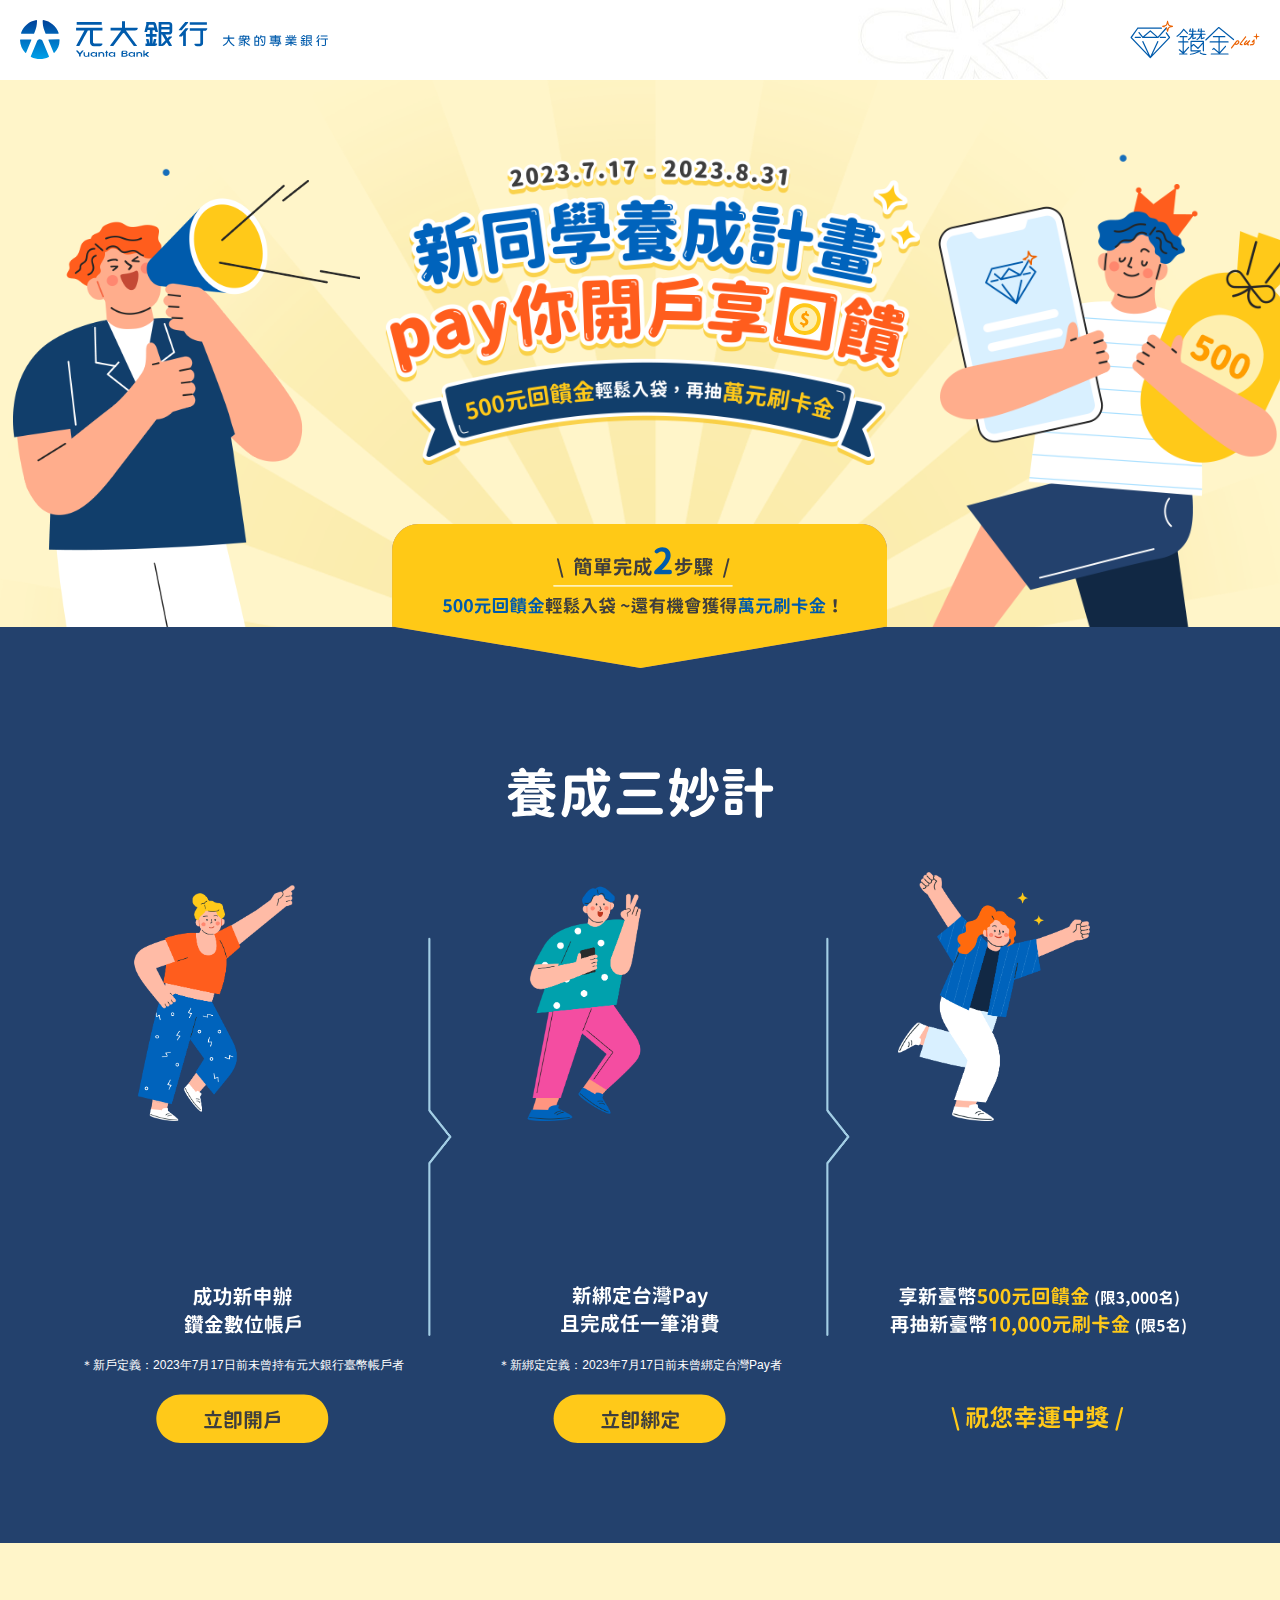
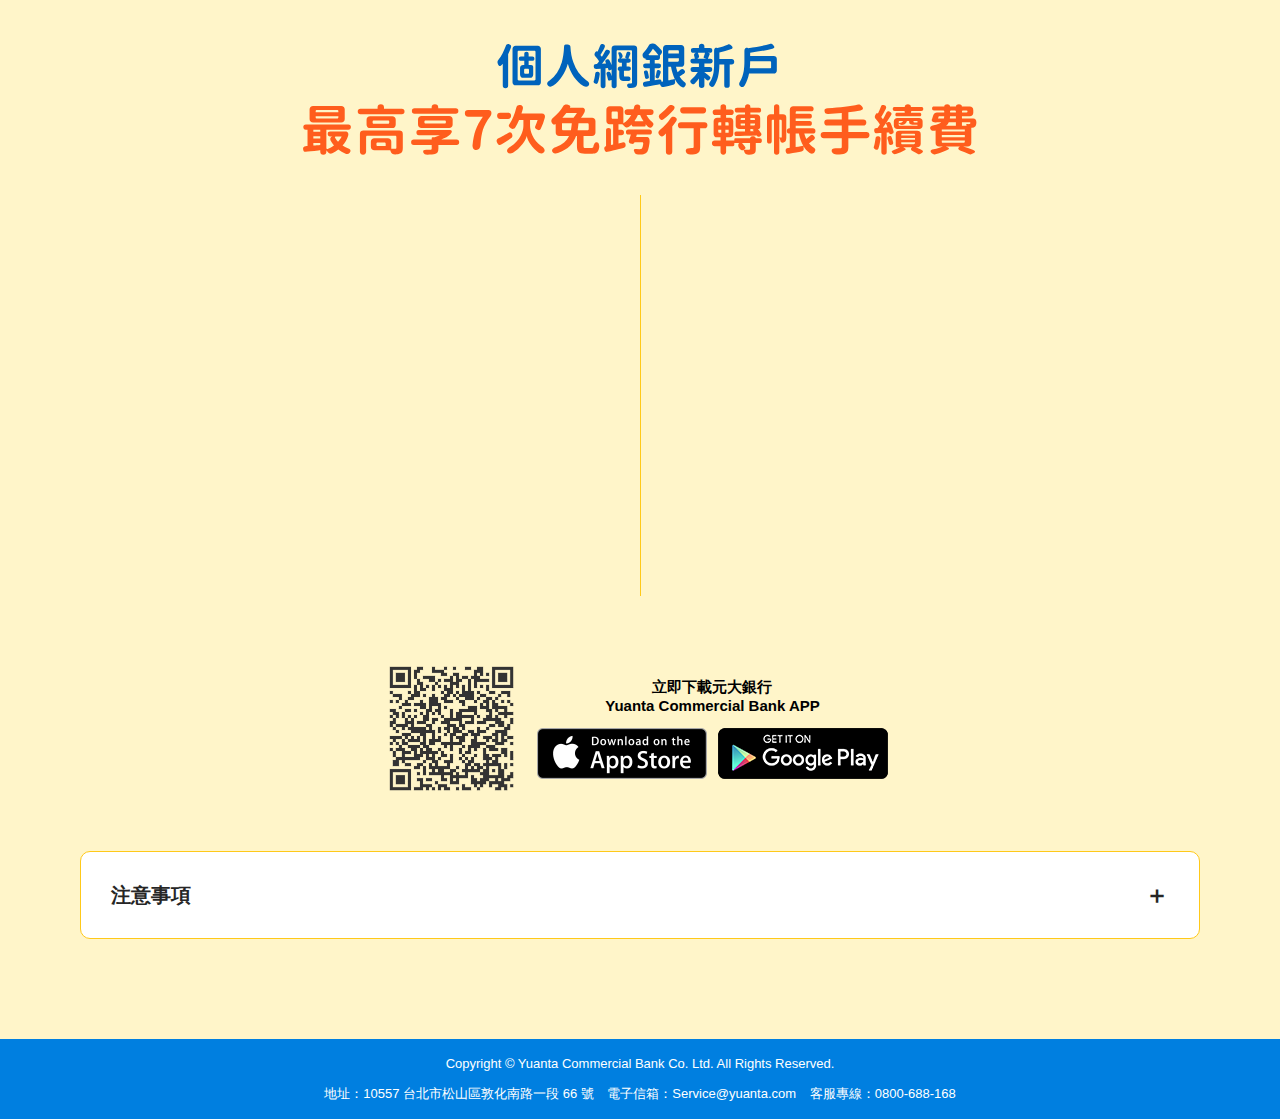
<file: newClassmate/index.html>
<!doctype html>
<html class="no-js" lang="zh-Hant-TW">

<head>
    <!-- Google tag (gtag.js) -->
    <script async src="https://www.googletagmanager.com/gtag/js?id=G-08TZJFEECX"></script>
    
<script>
window.dataLayer = window.dataLayer || [];

function gtag() {
  dataLayer.push(arguments);
}

gtag('js', new Date());
gtag('config', 'G-08TZJFEECX');
</script>


    <meta charset="utf-8">
    <meta http-equiv="X-UA-Compatible" content="ie=edge">
    <title>
        元大銀行｜新同學養成計畫
    </title>
    <meta name="description" content="元大銀行「新同學養成計畫」，邀你一起開立鑽金數位帳戶解任務拿好禮。活動自7月17日至8月31日，成功開立鑽金數位帳戶之新戶，且新綁定台灣Pay並完成任一筆消費，即可享有500元回饋，還可再抽10,000元刷卡金。">
    <meta name="viewport" content="width=device-width, initial-scale=1">
    <meta name="format-detection" content="telephone=no">

    <meta property="og:title" content="元大銀行｜新同學養成計畫">
    <meta property="og:site_name" content="元大銀行">
    <meta property="og:url" content="https://www.yuantabank.com.tw/bankwebIMG/event/Bank_Act2023/Welcomenewclassmate/index.html">
    <meta property="og:description" content="7月17日至8月31日止，成功開立鑽金數位帳戶之新戶，且新綁定台灣Pay並完成任一筆消費，即可享有500元回饋，還可再抽10,000元刷卡金。">
    <meta property="og:type" content="website">
    <link rel="image_src" href="https://www.yuantabank.com.tw/bankwebIMG/event/Bank_Act2023/Welcomenewclassmate/asset/images/fb.jpg">
    <meta property="og:image" content="https://www.yuantabank.com.tw/bankwebIMG/event/Bank_Act2023/Welcomenewclassmate/asset/images/fb.jpg">
    <meta property="og:image:width" content="1200">
    <meta property="og:image:height" content="628">

    <link rel="manifest" href="./site.json" crossorigin="use-credentials">
    <link rel="shortcut icon" href="./favicon.ico" />
    <link rel="apple-touch-icon" href="./asset/images/touch/icon-192x192.png">
    <link rel="stylesheet" href="./asset/css/normalize.min.css">
    <link rel="stylesheet" href="./asset/vendor/aos/aos.css">
    <link rel="stylesheet" href="./asset/vendor/swiper/swiper.min.css">
    <link rel="stylesheet" href="./asset/css/main.min.css">
    

    <meta name="theme-color" content="#ffffff">

    <!-- Google Tag Manager -->
    
<script>
(function (w, d, s, l, i) {
  w[l] = w[l] || [];
  w[l].push({
    'gtm.start': new Date().getTime(),
    event: 'gtm.js'
  });
  var f = d.getElementsByTagName(s)[0],
      j = d.createElement(s),
      dl = l != 'dataLayer' ? '&l=' + l : '';
  j.async = true;
  j.src = 'https://www.googletagmanager.com/gtm.js?id=' + i + dl;
  f.parentNode.insertBefore(j, f);
})(window, document, 'script', 'dataLayer', 'GTM-TDNQKZC');
</script>

    <!-- End Google Tag Manager -->
</head>

<body>
    <!-- Google Tag Manager (noscript) -->
    <noscript><iframe src="https://www.googletagmanager.com/ns.html?id=GTM-TDNQKZC" height="0" width="0" style="display:none;visibility:hidden"></iframe></noscript>
    <!-- End Google Tag Manager (noscript) -->

    <div class="container">
        <header class="header" data-header>
            <h1>
                <a href="https://www.yuantabank.com.tw/bank/" class="logo" id="yuantabank" target="_blank">
                    <img src="./asset/images/logo/logo.svg" alt="元大銀行logo">
                </a>
            </h1>
            <div class="yuantaplusLogo"></div>
        </header>
        <main class="main">
            
<section class="banner">
    <div class="banner-wrap">
        <div class="banner-manL">
            <img src="./asset/images/banner/man-l.png" alt="">
        </div>
        <div class="banner-manR">
            <img src="./asset/images/banner/man-r.png" alt="">
        </div>
        <div class="banner-title">
            <div data-aos="zoom-in-up">
                <img src="./asset/images/banner/title.png" alt="">
                <div class="banner-coin">
                    <img src="./asset/images/banner/coin.svg" alt="">
                </div>
            </div>
        </div>
    </div>
</section>
<section class="arrow">
    <div class="arrow-text">
        <img src="./asset/images/text/arrow.svg" alt="">
    </div>
</section>
<section class="content">
    <div class="block -bu">
        <div class="block-wrap">
            <div class="block-title">
                <img src="./asset/images/text/title-3.svg" alt="">
            </div>
            <div class="block-content">
                <div class="skill">
                    <div class="skill-item">
                        <div class="anchor" id="1"></div>
                        <div class="skill-content">
                            <div class="skill-people">
                                <img src="./asset/images/skill/people01.png" alt="">
                            </div>
                            <div class="skill-icon" data-aos="fade-up">
                                <img src="./asset/images/skill/icon01.png" alt="">
                                <img src="./asset/images/skill/icon01-mb.png" alt="">
                            </div>
                            <div class="skill-title">
                                <img src="./asset/images/text/skill01-1.svg" alt="">
                                <img src="./asset/images/text/skill01-2.svg" alt="">
                            </div>
                        </div>
                        <div class="skill-note">＊新戶定義：2023年7月17日前未曾持有元大銀行臺幣帳戶者</div>
                        <div class="skill-btn">
                            <a href="https://www.yuantabank.com.tw/bankwebIMG/event/Bank_Act2021/openacct/index.html" id="openacct2023newclassmate" target="_blank" rel="noopener noreferrer">
                                <img src="./asset/images/text/cta-account.svg" alt="">
                            </a>
                        </div>
                    </div>
                    <div class="skill-item">
                        <div class="anchor" id="2"></div>
                        <div class="skill-content">
                            <div class="skill-people">
                                <img src="./asset/images/skill/people02.png" alt="">
                            </div>
                            <div class="skill-icon" data-aos="fade-up">
                                <img src="./asset/images/skill/icon02.png" alt="">
                                <img src="./asset/images/skill/icon02-mb.png" alt="">
                            </div>
                            <div class="skill-title">
                                <img src="./asset/images/text/skill02-1.svg" alt="">
                                <img src="./asset/images/text/skill02-2.svg" alt="">
                            </div>
                        </div>
                        <div class="skill-note">＊新綁定定義：2023年7月17日前未曾綁定台灣Pay者</div>
                        <div class="skill-btn">
                            <a href="https://www.yuantabank.com.tw/bankwebIMG/event/Bank_Act2020/ACCLink/inner_acount.html" id="twpay2023newclassmate" target="_blank" rel="noopener noreferrer">
                                <img src="./asset/images/text/cta-bind.svg" alt="">
                            </a>
                        </div>
                    </div>
                    <div class="skill-item">
                        <div class="anchor" id="3"></div>
                        <div class="skill-content">
                            <div class="skill-people">
                                <img src="./asset/images/skill/people03.png" alt="">
                            </div>
                            <div class="skill-icon" data-aos="fade-up">
                                <img src="./asset/images/skill/icon03.png" alt="">
                                <img src="./asset/images/skill/icon03-mb.png" alt="">
                            </div>
                            <div class="skill-title -single">
                                <img src="./asset/images/text/skill03.svg" alt="">
                            </div>
                        </div>
                        <div class="skill-note"></div>
                        <div class="skill-btn">
                            <img src="./asset/images/text/win.svg" alt="">
                        </div>
                    </div>
                </div>
            </div>
        </div>
    </div>
    <div class="block">
        <div class="anchor" id="4"></div>
        <div class="block-wrap">
            <div class="block-title">
                <img src="./asset/images/text/title-gift.svg" alt="">
            </div>
            <div class="block-content">
                <div class="gift">
                    <div class="gift-item -l">
                        <div data-aos="fade-right">
                            <div class="gift-pic">
                                <img src="./asset/images/gift/gift.png" alt="">
                                <div class="gift-num">
                                    <img src="./asset/images/icon/flower.svg" alt="">
                                    <img src="./asset/images/text/gift-5.svg" alt="">
                                </div>
                            </div>
                            <div class="gift-title">
                                <img src="./asset/images/text/gift-new.svg" alt="">
                            </div>
                            <div class="gift-text">
                                新申辦個人網銀客戶在申辦日起30天內，首次登入行動銀行即享有<b class="-rdText">5次</b>免跨行轉帳手續費優惠。
                            </div>
                        </div>
                    </div>
                    <div class="gift-item -r">
                        <div data-aos="fade-left">
                            <div class="gift-pic">
                                <img src="./asset/images/gift/login.png" alt="">
                                <div class="gift-num -login">
                                    <img src="./asset/images/icon/flower.svg" alt="">
                                    <img src="./asset/images/text/gift-2.svg" alt="">
                                </div>
                            </div>
                            <div class="gift-title">
                                <img src="./asset/images/text/gift-login.svg" alt="">
                            </div>
                            <div class="gift-text">
                                個人網銀客戶每月首次登入行動銀行，即可在當月月底前享有<b class="-rdText">2次</b>免跨行轉帳手續費優惠。
                            </div>
                        </div>
                    </div>
                </div>
                <div class="appDownload">
                    <div class="appDownload-QRcode">
                        <img src="./asset/images/app/QRcode.png" alt="QRcode">
                    </div>
                    <div class="appDownload-link">
                        <h5>
                            立即下載元大銀行<br>
                            Yuanta Commercial Bank APP
                        </h5>
                        <a id="applestore" target="_blank" href="https://itunes.apple.com/tw/app/yuan-da-yin-xing-yuanta-commercial/id1173515038?mt=8">
                            <img src="./asset/images/app/appstore.png" alt="App Store">
                        </a>
                        <a id="googleplay" target="_blank" href="https://play.google.com/store/apps/details?id=com.yuantabank.newmobilebank.android&hl=zh_TW">
                            <img src="./asset/images/app/googleplay.png" alt="Google Play">
                        </a>
                    </div>
                </div>
                <div class="notice" data-collapse>
                    <a href="#" class="notice-action" data-collapse-action>
                        注意事項
                    </a>
                    <div class="notice-content" data-collapse-content>
                        
                        <ol class="chinese">
                            <li data-num="一">抽獎方式及領獎事宜：
                                <ol>
                                    <li>元大銀行將於2023年9月30日前，以公開方式經由電腦系統隨機抽出5位「NTD 10,000刷卡金」得獎人 ，抽出後將進行後續贈獎事宜。</li>
                                    <li>刷卡金發放時得獎人須持有有效之元大銀行信用卡，倘經元大銀行系統驗證未持卡或信用卡正卡停卡/失效者，視同得獎人放棄獲得刷卡金之權利。</li>
                                    <li>元大銀行謹恪守相關法令規定蒐集、處理、利用得獎人個人資料，惟得獎人需同意且授權元大銀行於官方網站、《元大銀行鑽金生活Fans》臉書粉絲專頁等處，公布經隱碼處理後之得獎人部分「姓名及身分證統一編號」，得獎通知將以電話聯繫或郵件寄發至得獎人留存於元大銀行之通訊地址。</li>
                                    <li>得獎人若未留存聯絡電話、通訊地址、或留存資料不完整或不正確以致無法收到得獎通知，或因可歸責於得獎人之事由致元大銀行無法聯絡領獎事宜者，即視為自動放棄本次活動得獎資格。</li>
                                    <li>如獎品因故無法提供時，元大銀行保留更換等值商品之權利。</li>
                                    <li>元大銀行將於活動結束後以電腦系統進行活動資格確認，每人僅限一次獲獎機會，如重複中獎則僅能領取乙次刷卡金。</li>
                                    <li>得獎人如經元大銀行檢核不符合領獎條件或違反本活動規定事項者，元大銀行保有取消得獎資格的權利。</li>
                                </ol>
                            </li>
                        </ol>
                        <br>
                        <p>
                            「新同學養成計畫 pay你開戶享回饋」注意事項<br>
                            活動內容（以下簡稱本活動）：
                        </p>
                        <ol>
                            <li>活動期間自2023年7月17日起至2023年8月31日止。</li>
                            <li>參加者於參加元大銀行舉辦之「新同學養成計畫 pay你開戶享回饋」活動時，即視同已詳閱並同意接受本活動辦法及相關注意事項規定。</li>
                            <li>活動規則－<br>活動期間完成以下條件即可獲得回饋。活動內容如下：
                                <ol>
                                    <li>
                                        成功線上新申辦鑽金數位帳戶且新綁定台灣Pay並完成任一筆消費即享新臺幣500元回饋金(限3000名)再抽新臺幣10,000元刷卡金(限5名)
                                        <ol class="cjk">
                                            <li data-num="甲">新戶定義：2023年7月17日前未曾持有元大銀行臺幣帳戶者；新綁定定義：2023年7月17日前未曾綁定台灣Pay者。</li>
                                            <li data-num="乙">鑽金數位帳戶連結各項支付：申辦數位存款帳戶需選擇「銀行帳戶」、「自然人憑證」或「元大銀行晶片金融卡」之身分驗證方式。</li>
                                            <li data-num="丙">綁定流程請參考<a href="https://www.yuantabank.com.tw/bankwebIMG/event/Bank_Act2020/ACCLink/inner_acount.html" class="link" target="_blank" rel="noopener noreferrer">元大銀行|帳戶連結支付Account Link (yuantabank.com.tw)</a> 。</li>
                                        </ol>
                                    </li>
                                    <li>本活動回饋金將於2023年9月30日前撥付至得獎人於元大銀行開立之臺幣存款帳戶，惟倘回饋金撥付當日該帳戶發生如結清、繼承、凍結、取消綁定或其他無法入款項之情形，即視同放棄回饋資格，恕不補發。</li>
                                    <li>刷卡金發放時得獎人須持有有效之元大銀行信用卡，倘經元大銀行系統驗證未持卡或信用卡正卡停卡/失效者，視同得獎人放棄獲得刷卡金之權利。</li>
                                    <li>不得重複參加元大銀行同時期其他業種之行銷活動。</li>
                                    <li>得獎人如經元大銀行檢核不符合領獎條件或違反本活動規定事項者，元大銀行保有取消得獎資格的權利。</li>
                                </ol>
                            </li>
                            <li>「享最高7次免跨行轉帳手續費優惠」活動規則-
                                <ol>
                                    <li>活動內容：
                                        <ol class="brackets">
                                            <li>新戶見面禮：5次免跨行轉帳手續費優惠；使用期限為自客戶申辦元大銀行之個人網路銀行30天內有效(需登入)，若客戶未將優惠於前開使用期限前使用完畢，則視同放棄該優惠，不得以任何理由要求元大銀行延長優惠使用期限。</li>
                                            <li>每月登入禮：2次免跨行轉帳手續費優惠；使用期限為自當月首次登入後至當月月底止，若客戶未將優惠於當月月底前使用完畢，則視同放棄該優惠，不得累計至次月。</li>
                                        </ol>
                                    </li>
                                    <li>每月登入禮與新戶見面禮得累計，若客戶同時符合新戶見面禮與每月登入禮優惠資格，當月最高可享7次免跨行轉帳手續費優惠。</li>
                                    <li>活動期間內如有以終止個人網路銀行服務再重新申請新戶方式參加者，不符合新戶見面禮優惠資格。</li>
                                    <li>信用卡快速登入之客戶，不適用每月登入禮優惠資格。</li>
                                    <li>免跨行轉帳手續費優惠不限通路使用。</li>
                                    <li>新申辦個人網路銀行之客戶，可在個人網路銀行或行動銀行完成變更密碼之啟用程序。</li>
                                </ol>
                            </li>
                            <li>本網站的立場及聲明
                                <ol>
                                    <li>本活動係元大銀行舉辦。參加者於參加本活動時，即同意接受本活動內容、個人網路銀行、行動銀行及元大e櫃檯各項使用規範及規定；如有以不當程式或方法干擾，元大銀行將取消參加及獲贈本活動回饋之資格，元大銀行並得向參加者請求損害賠償。</li>
                                    <li>參加者承諾提出之資料均為真實、正確且未冒用或盜用任何第三人之資料；若有冒用或盜用他人資料，或個人資料有不實、不齊全或不正確之情事，元大銀行將取消參加或(及)獲贈資格。如因此造成第三人向元大銀行主張任何權利，應由參加者自負全部責任，如有造成元大銀行損害，並應賠償。</li>
                                    <li>任何因行動裝置、電腦、網路、電話、技術或不可歸責於元大銀行等事由，而使參加者所登錄之資料有遲延、遺失、錯誤、無法辨識或毀損等情況，參加者不得因此異議或請求賠償。</li>
                                </ol>
                            </li>
                            <li>所得申報
                                <ol>
                                    <li>依中華民國稅法規定，得獎人為中華民國境內居住之個人，年度累積贈品價值超過新臺幣1,000元，將併入個人綜合所得稅申報，如得獎價值達新臺幣20,010元，得獎人需按給付金額先繳交10%機會中獎稅金，始可領獎。</li>
                                    <li>倘得獎人非中華民國境內居住之個人，不論獎金、獎品金額大小，均須先繳納20%之稅金，始可領取。</li>
                                    <li>得獎人若未能依法繳納稅額，即視為喪失領取資格。前述稅捐法規如有變動，依修正後規定辦理。得獎人參加本活動而如需支付任何稅捐皆為得獎人之義務，概與元大銀行無關。</li>
                                </ol>
                            </li>
                            <li>準據法與管轄權
                                <ol>
                                    <li>參加者同意與本次活動有關之任何行為，應依據中華民國法律為準據法解釋或辦理，即使使用元大銀行個人網路銀行或行動銀行APP之當時所在地非中華民國境內，仍以中華民國法律規範之。</li>
                                    <li>雙方同意如因本活動發生相關訴訟，除法律另有規定外，合意以臺灣臺北地方法院為第一審管轄法院。</li>
                                </ol>
                            </li>
                            <li>免責聲明
                                <ol>
                                    <li>元大銀行保有審核參加者資格之權利，及解釋、取消、終止、修改或暫停本活動辦法及更動贈品或贈獎的權利。</li>
                                    <li>如有其他未盡事宜，悉依元大銀行官方網站公告之相關規定辦理。如有疑問，請洽元大銀行客服中心 (02)2182-1968 或 0800-688-168。</li>
                                </ol>
                            </li>
                        </ol>
                    </div>
                </div>
            </div>
        </div>
    </div>
</section>

        </main>
        <footer class="footer">
            Copyright © Yuanta Commercial Bank Co. Ltd. All Rights Reserved.<br>
            <div class="footer-wrap">
                <span>地址：10557 台北市松山區敦化南路一段 66 號</span>
                <span>電子信箱：Service@yuanta.com</span>
                <span>客服專線：0800-688-168</span>
            </div>
        </footer>
    </div>
    <ul class="mediaIcons">
        <li>
            <a href="https://www.facebook.com/yuantabank" class="facebook" id="facebook" target="_blank"></a>
        </li>
        <li>
            <a href="https://line.me/R/ti/p/%40mwr3999i" class="line" id="line" target="_blank"></a>
        </li>
        <li>
            <a href="https://www.instagram.com/yuantabank/" class="instagram" id="instagram" target="_blank"></a>
        </li>
        <li>
            <a href="https://www.youtube.com/channel/UCs72_Ba4-zxCCaeF7zsoAoA" class="youtube" id="youtube" target="_blank"></a>
        </li>
        <li>
            <a href="https://t.me/yuantabanktw" class="telegram" id="Telegram" target="_blank"></a>
        </li>
    </ul>
    <a href="#" class="gotop" id="gotop">
        <img src="./asset/images/icon/goTop.svg" alt="">
    </a>
    
    <script src="./asset/vendor/modernizr-custom.min.js"></script>
    <script src="./asset/vendor/jquery-3.6.0.min.js"></script>
    <script src="./asset/vendor/gsap/gsap.min.js"></script>
    <script src="./asset/vendor/gsap/ScrollTrigger.min.js"></script>
    <script src="./asset/vendor/aos/aos.js"></script>
    <script src="./asset/vendor/swiper/swiper.min.js"></script>
    <script src="./asset/js/all.min.js"></script>
    

    <script src="./asset/js/tracking.min.js"></script>
</body>

</html>
</file>
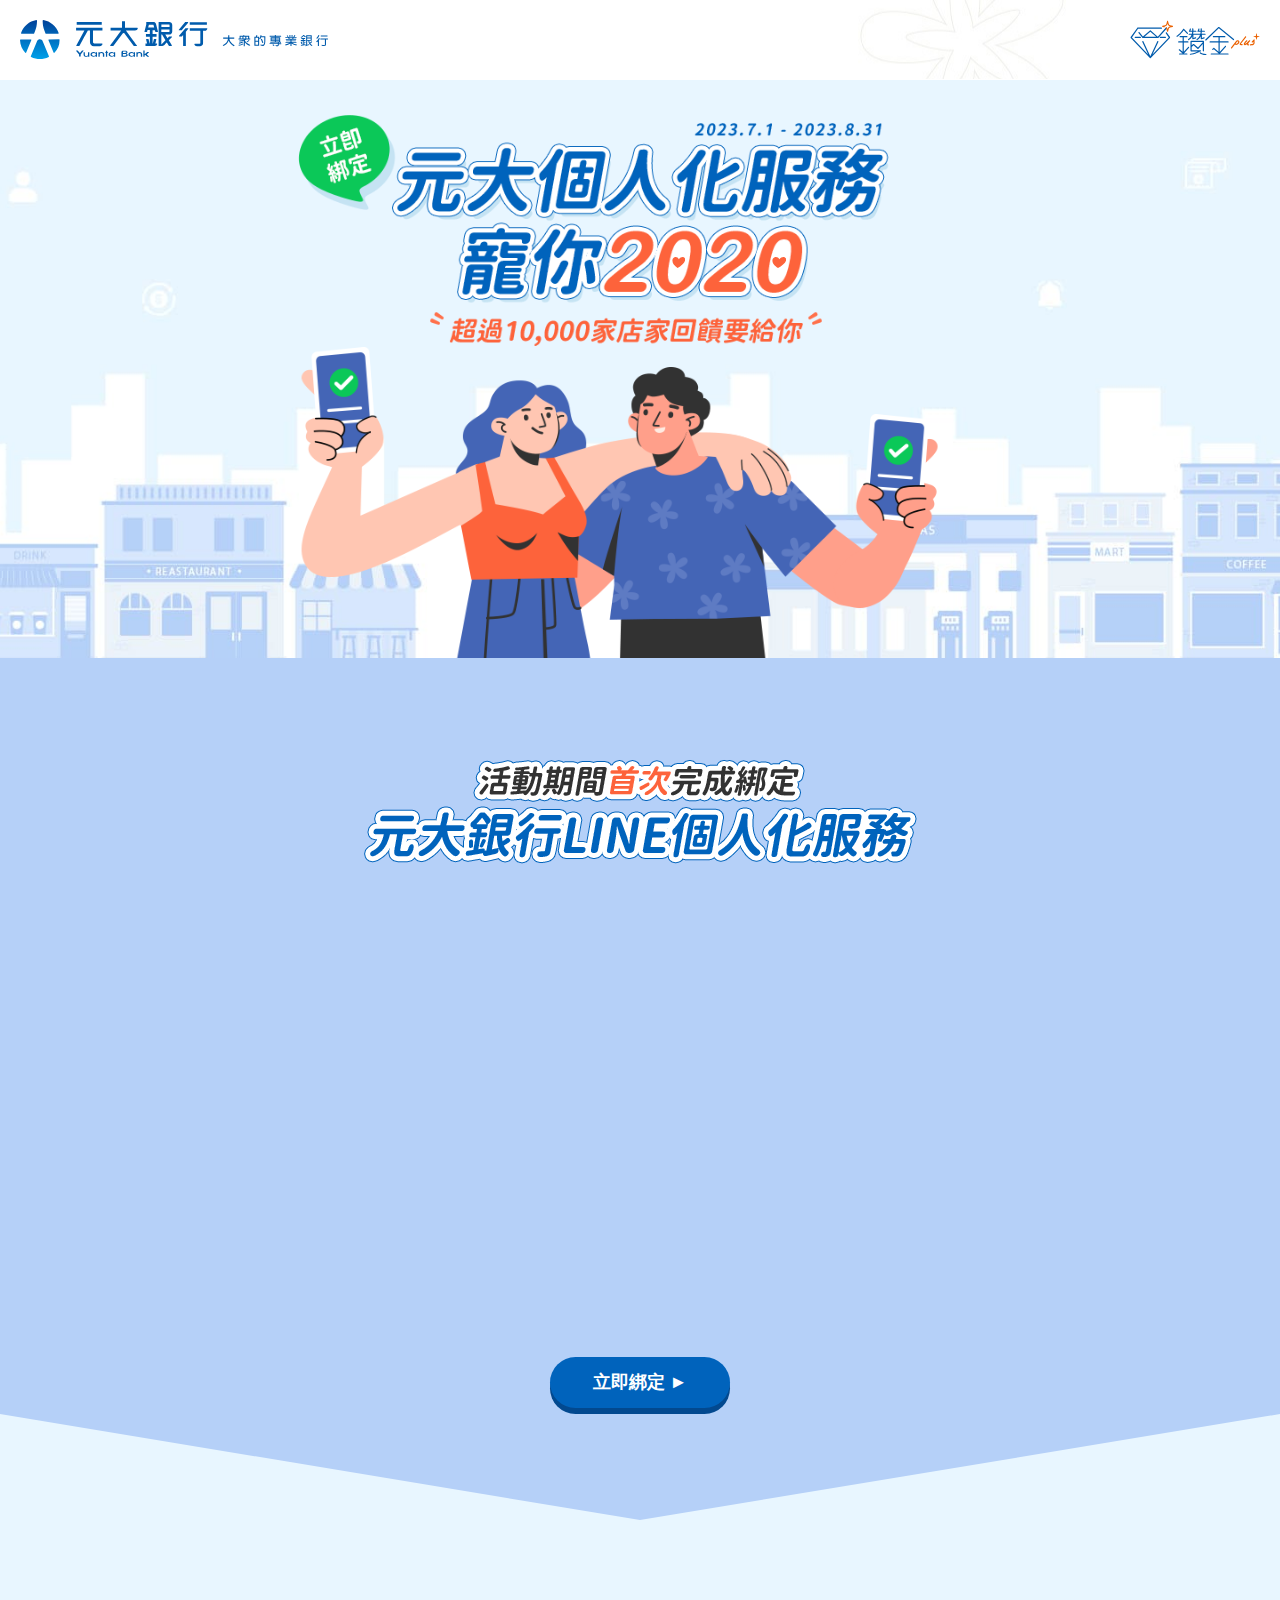
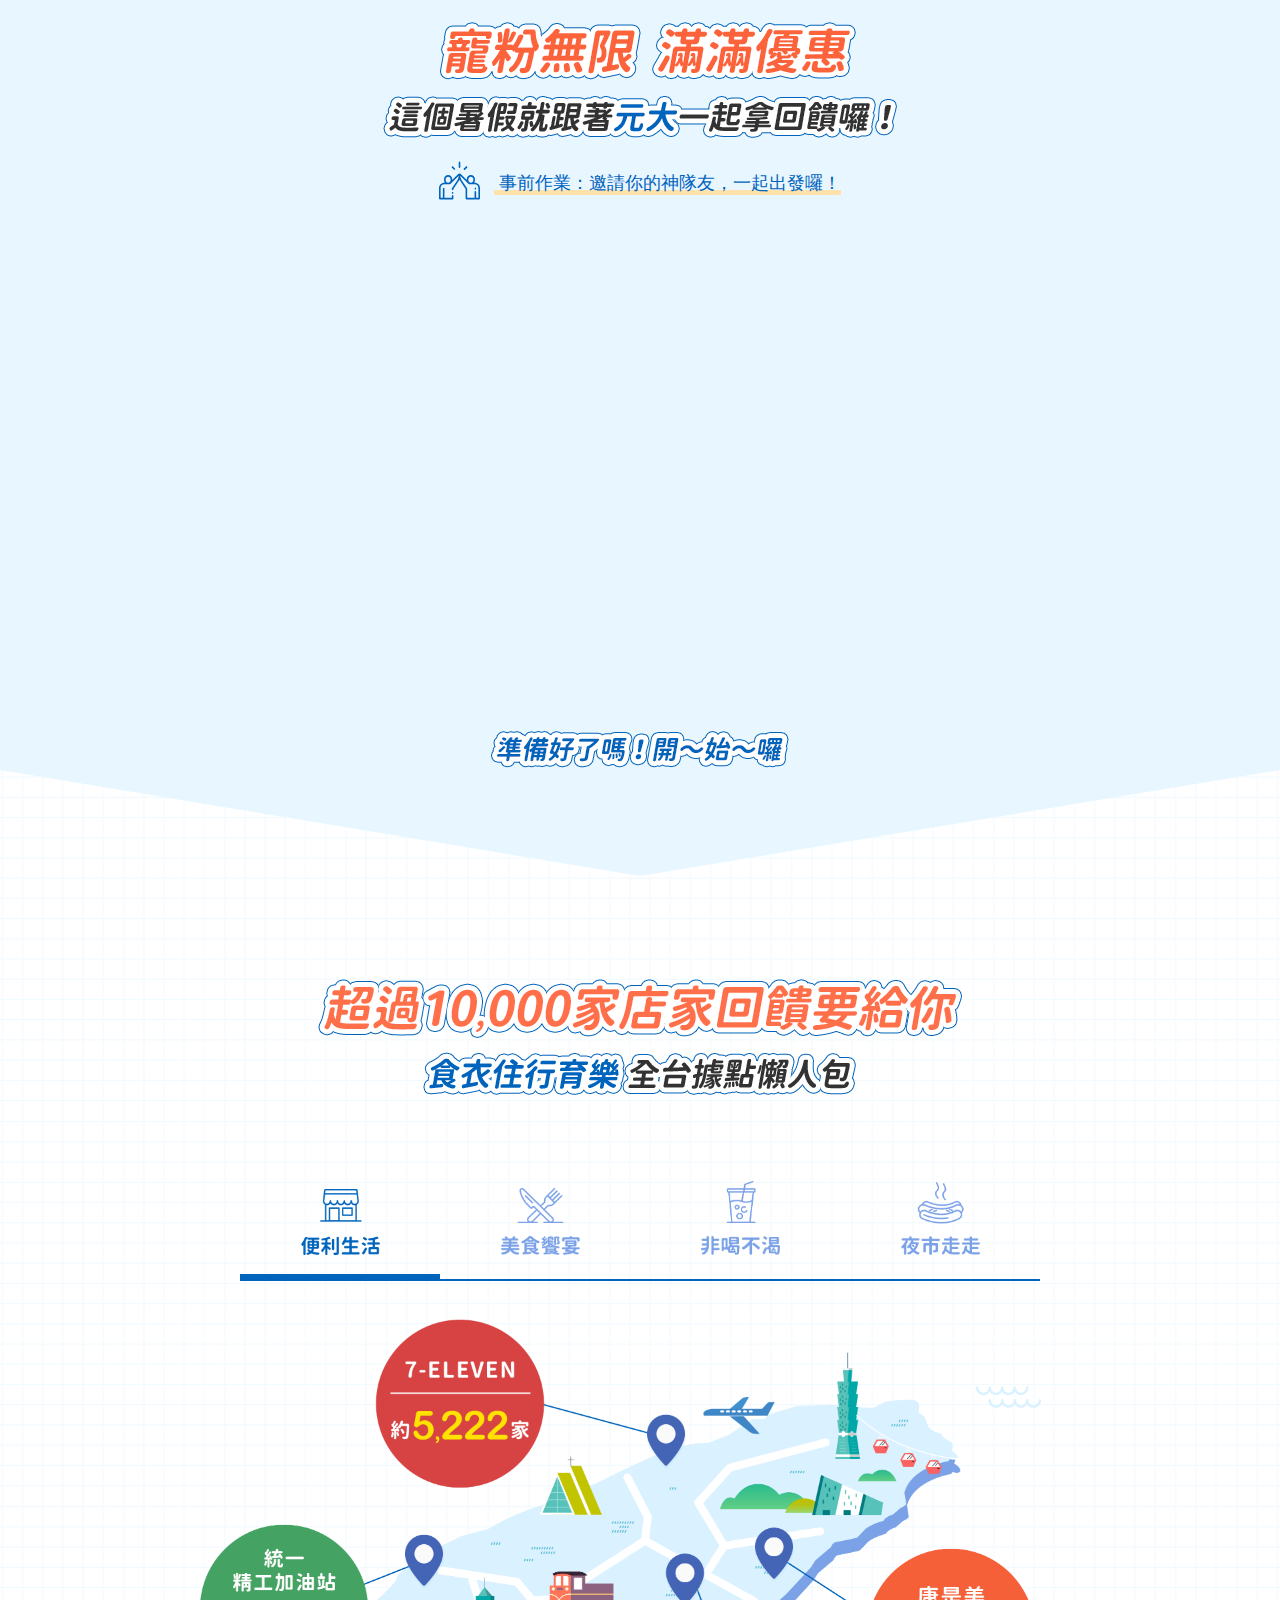
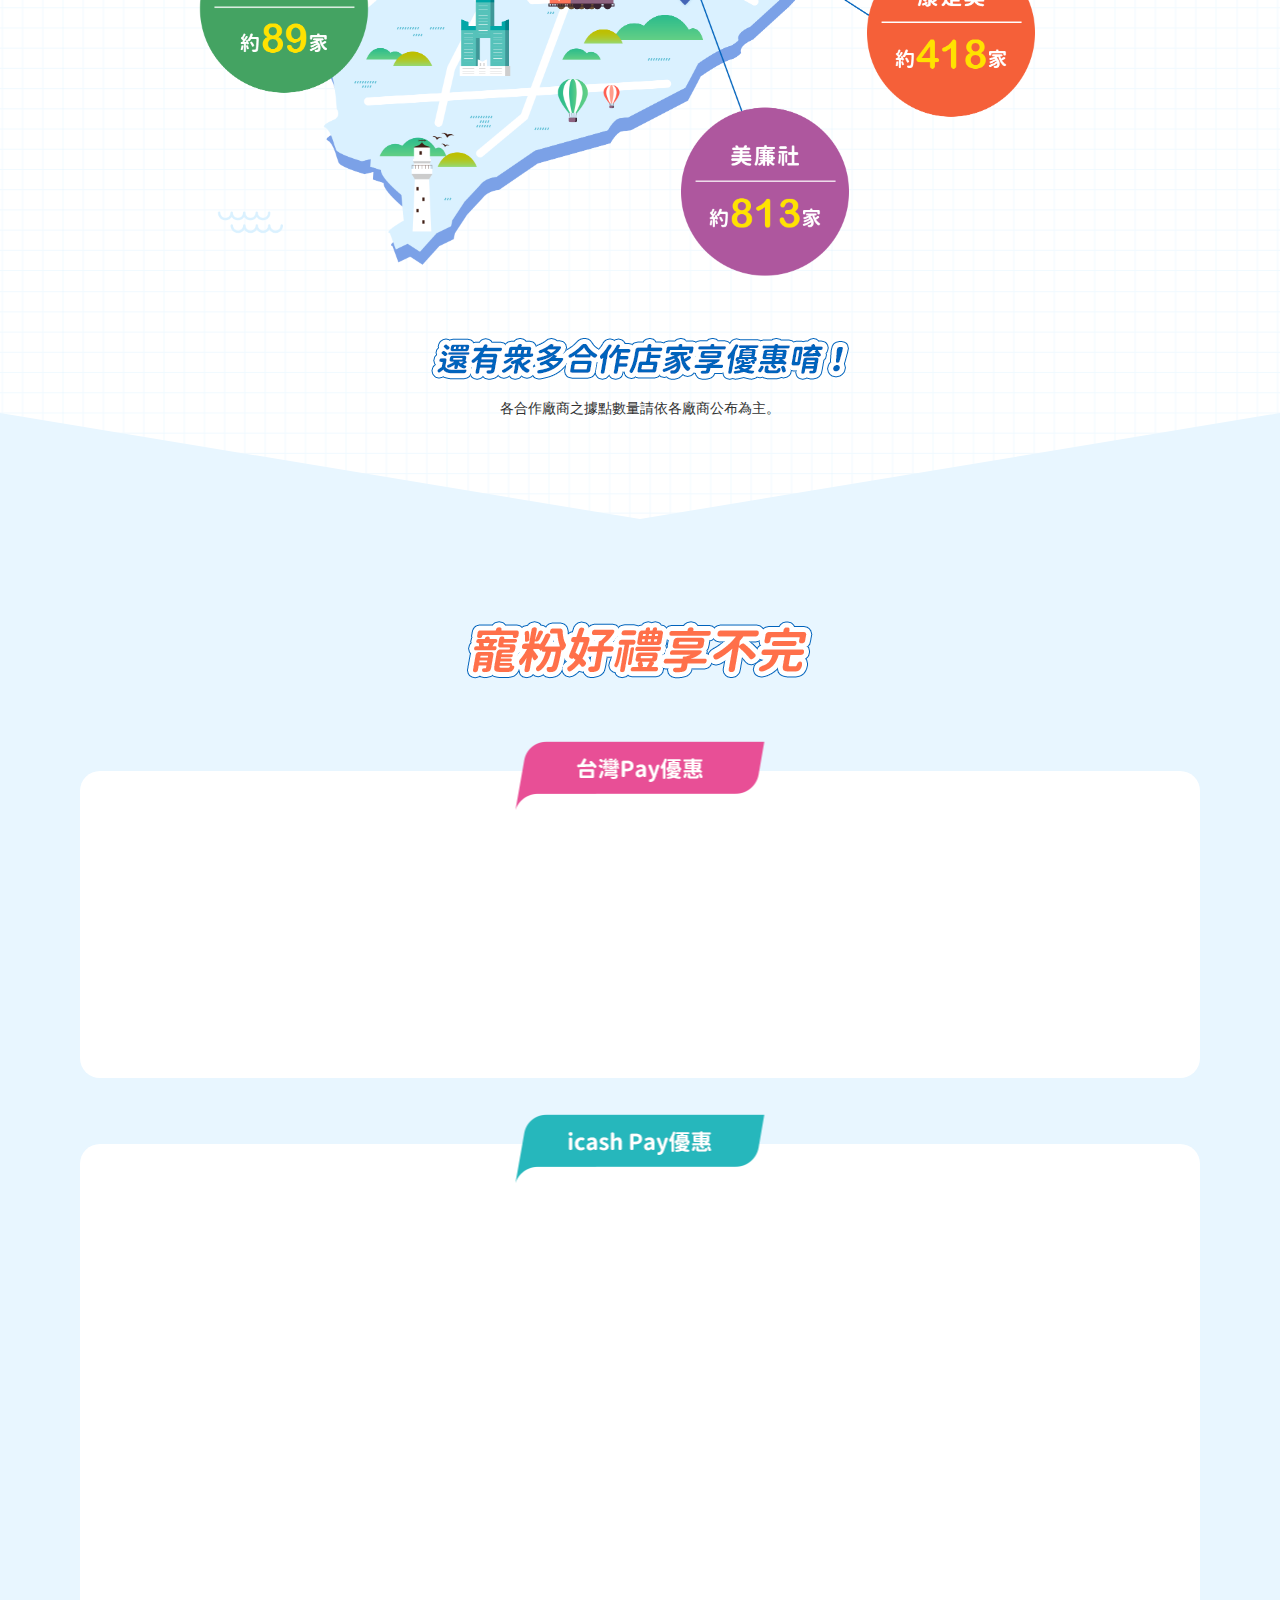
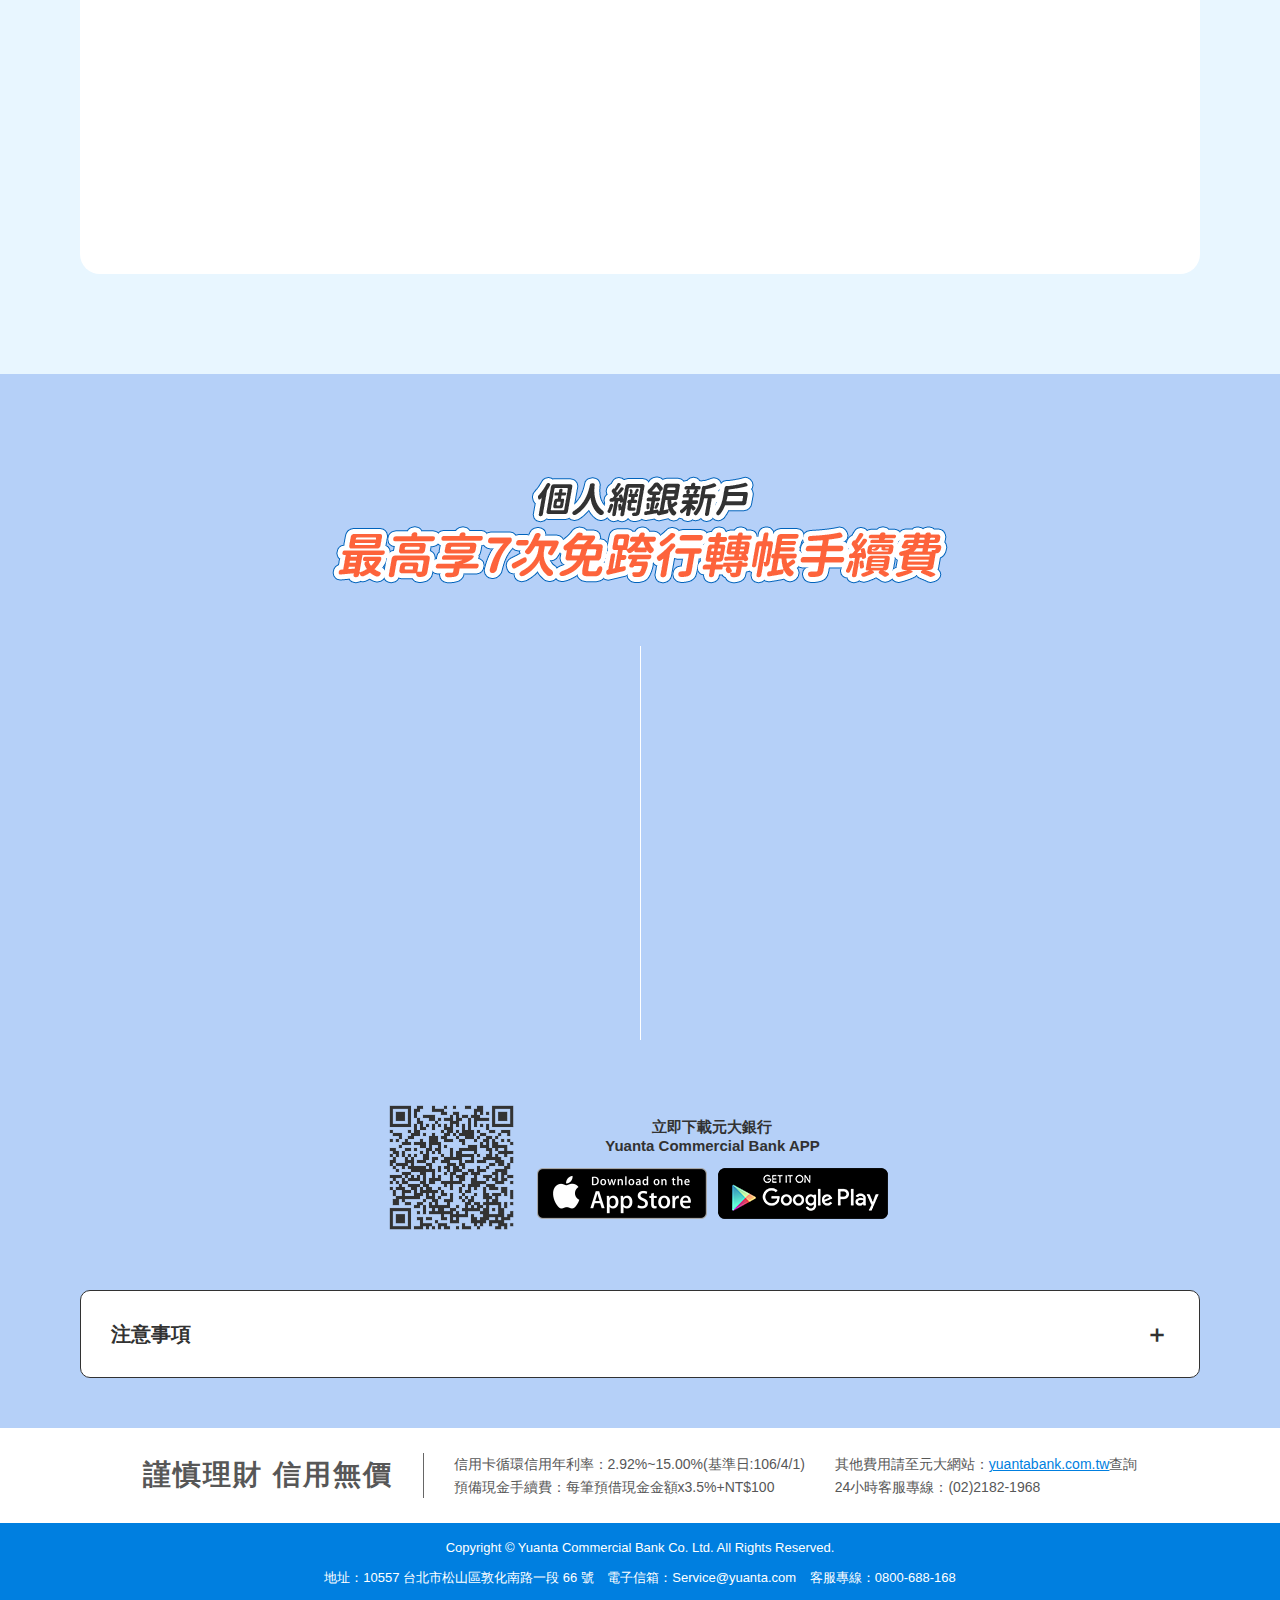
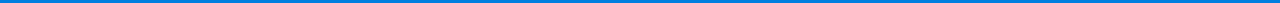
<file: personalService/index.html>
<!doctype html>
<html class="no-js" lang="zh-Hant-TW">

<head>
    <!-- Google tag (gtag.js) -->
    <script async src="https://www.googletagmanager.com/gtag/js?id=G-08TZJFEECX"></script>
    
<script>
window.dataLayer = window.dataLayer || [];

function gtag() {
  dataLayer.push(arguments);
}

gtag('js', new Date());
gtag('config', 'G-08TZJFEECX');
</script>


    <meta charset="utf-8">
    <meta http-equiv="X-UA-Compatible" content="ie=edge">
    <title>
        元大銀行｜元大個人化服務 寵你2020
    </title>
    <meta name="description" content="元大銀行「LINE個人化服務 寵你2020」，邀你一起綁定LINE個人化服務拿點數，活動自7月1日至8月31日，綁定LINE個人化服務即可獲得20點LINE points ，還能再抽2020點LINE points。元大LINE個人化服務、LINE個人化服務綁定、綁定拿LINE points、申辦數位存款帳戶。">
    <meta name="viewport" content="width=device-width, initial-scale=1">
    <meta name="format-detection" content="telephone=no">

    <meta property="og:title" content="元大銀行｜元大個人化服務 寵你2020">
    <meta property="og:site_name" content="元大銀行">
    <meta property="og:url" content="https://www.yuantabank.com.tw/bankwebIMG/event/Bank_Act2023/Welcome7to8/index.html">
    <meta property="og:description" content="7/1-8/31止，定LINE個人化服務即可獲得20點LINE points ，還能再抽2020點LINE points">
    <meta property="og:type" content="website">
    <link rel="image_src" href="https://www.yuantabank.com.tw/bankwebIMG/event/Bank_Act2023/Welcome7to8/asset/images/fb.jpg">
    <meta property="og:image" content="https://www.yuantabank.com.tw/bankwebIMG/event/Bank_Act2023/Welcome7to8/asset/images/fb.jpg">
    <meta property="og:image:width" content="1200">
    <meta property="og:image:height" content="628">

    <link rel="manifest" href="./site.json" crossorigin="use-credentials">
    <link rel="shortcut icon" href="./favicon.ico" />
    <link rel="apple-touch-icon" href="./asset/images/touch/icon-192x192.png">
    <link rel="stylesheet" href="./asset/css/normalize.min.css">
    <link rel="stylesheet" href="./asset/vendor/swiper/swiper.min.css">
    <link rel="stylesheet" href="./asset/css/main.min.css">
    

    <meta name="theme-color" content="#fafafa">
    <!-- Google Tag Manager -->
    
<script>
(function (w, d, s, l, i) {
  w[l] = w[l] || [];
  w[l].push({
    'gtm.start': new Date().getTime(),
    event: 'gtm.js'
  });
  var f = d.getElementsByTagName(s)[0],
      j = d.createElement(s),
      dl = l != 'dataLayer' ? '&l=' + l : '';
  j.async = true;
  j.src = 'https://www.googletagmanager.com/gtm.js?id=' + i + dl;
  f.parentNode.insertBefore(j, f);
})(window, document, 'script', 'dataLayer', 'GTM-TDNQKZC');
</script>

    <!-- End Google Tag Manager -->

</head>

<body>
    <!-- Google Tag Manager (noscript) -->
    <noscript><iframe src="https://www.googletagmanager.com/ns.html?id=GTM-TDNQKZC" height="0" width="0" style="display:none;visibility:hidden"></iframe></noscript>
    <!-- End Google Tag Manager (noscript) -->
    <div class="container">
        <header class="header" data-header>
            <h1>
                <a href="https://www.yuantabank.com.tw/bank/" class="logo" id="yuantabank" target="_blank">
                    <img src="./asset/images/logo/logo.svg" alt="元大銀行logo">
                </a>
            </h1>
            <div class="yuantaplusLogo"></div>
        </header>
        <main class="main">
            
<section class="banner">
    <div class="banner-bg">
        <img class="-pc" src="./asset/images/banner/bg.jpg" alt="">
        <img class="-mb" src="./asset/images/banner/bg-mb.jpg" alt="">
    </div>
    <div class="banner-wrap">
        <div class="banner-title">
            <img class="-pc" src="./asset/images/banner/title.png" alt="">
            <img class="-mb" src="./asset/images/banner/title-mb.png" alt="">
            <div class="banner-line">
                <img src="./asset/images/banner/line.png" alt="">
            </div>
            <div class="banner-heart -l">
                <img src="./asset/images/banner/heart.svg" alt="">
            </div>
            <div class="banner-heart -r">
                <img src="./asset/images/banner/heart.svg" alt="">
            </div>
        </div>
        <div class="banner-main -fadeIn">
            <img src="./asset/images/banner/main.png" alt="">
            <div class="banner-girl">
                <div class="wave"></div>
                <div class="wave"></div>
                <div class="wave"></div>
                <img src="./asset/images/banner/hand-girl.png" alt="">
            </div>
            <div class="banner-boy">
                <div class="wave"></div>
                <div class="wave"></div>
                <div class="wave"></div>
                <img src="./asset/images/banner/hand-boy.png" alt="">
            </div>
        </div>
    </div>
</section>
<section class="content">
    <div class="block -bu -coverB">
        <div class="block-anchor" id="1"></div>
        <div class="block-anchor" id="2"></div>
        <div class="block-wrap">
            <div class="block-title">
                <img src="./asset/images/text/title-first.png" alt="">
            </div>
            <div class="block-content">
                <div class="letter">
                    <div class="letter-item -l -fadeIn">
                        <img class="letter-title" src="./asset/images/text/first-20.png" alt="">
                        <div class="letter-pic">
                            <img src="./asset/images/pic/letter-20.png" alt="">
                        </div>
                        <div class="letter-note">
                            (限量25,000名)
                        </div>
                    </div>
                    <div class="letter-item -r -fadeIn">
                        <img class="letter-title" src="./asset/images/text/first-2020.png" alt="">
                        <div class="letter-pic">
                            <img src="./asset/images/pic/letter-2020.png" alt="">
                        </div>
                        <div class="letter-note">
                            (限量5名)
                        </div>
                    </div>
                </div>
            </div>
            <div class="block-btn">
                <a href="https://page.line.me/mwr3999i" class="btn -bu" id="openacctLINEBC20237to8" target="_blank"><span>立即綁定 ►</span></a>
            </div>
        </div>
    </div>
    <div class="block -lBu -coverB">
        <div class="block-anchor" id="3"></div>
        <div class="block-wrap">
            <div class="block-title">
                <img src="./asset/images/text/title-discount.png" alt="">
                <div class="desc">
                    <img src="./asset/images/icon/highFive.svg" alt="">
                    <span>事前作業：邀請你的神隊友，一起出發囉！</span>
                </div>
            </div>
            <div class="block-content">
                <div class="capsule">
                    <div class="capsule-item -rd -fadeIn">
                        <div class="capsule-box">
                            <div class="capsule-pic">
                                <img src="./asset/images/pic/people-diamond.png" alt="">
                            </div>
                            <div class="capsule-title">
                                <div>
                                    <img src="./asset/images/text/text-diamond.png" alt="">
                                </div>
                            </div>
                        </div>
                        <div class="capsule-text">鑽金數位帳號</div>
                        <div class="capsule-btn">
                            <a href="https://www.yuantabank.com.tw/bankwebIMG/event/Bank_Act2021/openacct/index.html" class="btn -rd" id="openacct20237to8" target="_blank"><span>立即開戶 ►</span></a>
                        </div>
                    </div>
                    <div class="capsule-item -yl -fadeIn">
                        <div class="capsule-box">
                            <div class="capsule-pic">
                                <img src="./asset/images/pic/people-card.png" alt="">
                            </div>
                            <div class="capsule-title">
                                <div>
                                    <img src="./asset/images/text/text-card.png" alt="">
                                </div>
                            </div>
                        </div>
                        <div class="capsule-text">元大信用卡</div>
                        <div class="capsule-btn">
                            <a href="https://www.yuantabank.com.tw/bankwebIMG/event/Bank_Act2021/Card20210831/index.html" class="btn -yl" id="creditcard20237to8" target="_blank"><span>立即辦卡 ►</span></a>
                        </div>
                    </div>
                    <div class="capsule-item -bu -fadeIn">
                        <div class="capsule-box">
                            <div class="capsule-pic">
                                <img src="./asset/images/pic/people-bee.png" alt="">
                            </div>
                            <div class="capsule-title">
                                <div>
                                    <img src="./asset/images/text/text-bee.png" alt="">
                                </div>
                            </div>
                        </div>
                        <div class="capsule-text">行動支付</div>
                        <div class="capsule-btn">
                            <a href="https://www.yuantabank.com.tw/bankwebIMG/event/Bank_Act2020/ACCLink/" class="btn -lBu" id="ACCLink20237to8" target="_blank"><span>立即綁定 ►</span></a>
                        </div>
                    </div>
                </div>
            </div>
            <div class="block-text">
                <img src="./asset/images/text/ready.png" alt="">
            </div>
        </div>
    </div>
    <div class="block">
        <div class="block-wrap">
            <div class="block-title">
                <img src="./asset/images/text/title-tab.png" alt="">
            </div>
            <div class="block-content">
                <div class="tab">
                    <div class="tab-nav">
                        
                        
                        <a class="-active" href="#" data-tab="1">
                            <img src="./asset/images/icon/tab/store.png" alt="">
                            <img class="-active" src="./asset/images/icon/tab/store-active.png" alt="">
                        </a>
                        
                        <a class="" href="#" data-tab="2">
                            <img src="./asset/images/icon/tab/restaurant.png" alt="">
                            <img class="-active" src="./asset/images/icon/tab/restaurant-active.png" alt="">
                        </a>
                        
                        <a class="" href="#" data-tab="3">
                            <img src="./asset/images/icon/tab/drink.png" alt="">
                            <img class="-active" src="./asset/images/icon/tab/drink-active.png" alt="">
                        </a>
                        
                        <a class="" href="#" data-tab="4">
                            <img src="./asset/images/icon/tab/nightMarket.png" alt="">
                            <img class="-active" src="./asset/images/icon/tab/nightMarket-active.png" alt="">
                        </a>
                        
                    </div>
                    <div class="tab-slider swiper" data-slider>
                        <div class="swiper-wrapper">
                            
                            <div class="swiper-slide">
                                <img class="-pc" src="./asset/images/tab/store.png" alt="">
                                <img class="-mb" src="./asset/images/tab/store-mb.png" alt="">
                            </div>
                            
                            <div class="swiper-slide">
                                <img class="-pc" src="./asset/images/tab/restaurant.png" alt="">
                                <img class="-mb" src="./asset/images/tab/restaurant-mb.png" alt="">
                            </div>
                            
                            <div class="swiper-slide">
                                <img class="-pc" src="./asset/images/tab/drink.png" alt="">
                                <img class="-mb" src="./asset/images/tab/drink-mb.png" alt="">
                            </div>
                            
                            <div class="swiper-slide">
                                <img class="-pc" src="./asset/images/tab/nightMarket.png" alt="">
                                <img class="-mb" src="./asset/images/tab/nightMarket-mb.png" alt="">
                            </div>
                            
                        </div>
                    </div>
                </div>
            </div>
            <div class="block-text -noGap">
                <img src="./asset/images/text/more.png" alt="">
                <p>各合作廠商之據點數量請依各廠商公布為主。</p>
            </div>
        </div>
    </div>
    <div class="block -lBu -coverT">
        <div class="block-anchor" id="4"></div>
        <div class="block-wrap">
            <div class="block-title">
                <img src="./asset/images/text/title-event.png" alt="">
            </div>
            <div class="block-content">
                <div class="card -t">
                    <div class="card-title">
                        <img src="./asset/images/text/ribbon-taiwan.png" alt="">
                    </div>
                    <div class="card-content">
                        <div class="event">
                            
                            
                            <a href="https://www.yuantabank.com.tw/bankwebIMG/event/Bank_Act2023/twpay_rakutenmonkeys/index.html" class="event-item -fadeIn" id="twpay_rakutenmonkeys2023" target="_blank">
                                <div class="event-icon">
                                    <img src="./asset/images/icon/percent/burger.png" alt="">
                                </div>
                                <div class="event-text">
                                    <b>【樂天桃園棒球場 美食應援團】</b>使用「台灣Pay連結元大銀行帳戶」於樂天桃園棒球場之指定美食商家消費，單筆享<span class="-rdText">20%</span>回饋。
                                </div>
                                <div class="event-btn">
                                    <div class="btn -event -pk"><span>活動詳情 ►</span></div>
                                </div>
                            </a>
                            
                            <a href="https://www.yuantabank.com.tw/bankwebIMG/event/Bank_Act2023/twpay_taichung/index.html" class="event-item -fadeIn" id="twpay_taichung2023" target="_blank">
                                <div class="event-icon">
                                    <img src="./asset/images/icon/percent/noodles.png" alt="">
                                </div>
                                <div class="event-text">
                                    <b>【台中消費五go力】</b>使用「台灣Pay連結元大銀行帳戶」於台中指定店家消費，單筆享<span class="-rdText">20%</span>回饋。
                                </div>
                                <div class="event-btn">
                                    <div class="btn -event -pk"><span>活動詳情 ►</span></div>
                                </div>
                            </a>
                            
                            <a href="#" class="event-item -fadeIn -hidden" id="twpay_guiji2023" target="_blank">
                                <div class="event-icon">
                                    <img src="./asset/images/icon/percent/drink.png" alt="">
                                </div>
                                <div class="event-text">
                                    <b>【龜記茗品】</b>使用「台灣Pay連結元大銀行帳戶」消費，單筆享<span class="-rdText">20%</span>回饋。
                                </div>
                                <div class="event-btn">
                                    <div class="btn -event -pk"><span>活動詳情 ►</span></div>
                                </div>
                            </a>
                            
                        </div>
                    </div>
                </div>
                <div class="card -b">
                    <div class="card-title">
                        <img src="./asset/images/text/ribbon-icash.png" alt="">
                    </div>
                    <div class="card-content">
                        <div class="event">
                            
                            
                            <a href="https://www.icashpay.com.tw/advertMessage/view/id/609" class="event-item -fadeIn" id="Icashpay_Nanjichang2023" target="_blank">
                                <div class="event-icon">
                                    <img src="./asset/images/icon/percent/dumpling.png" alt="">
                                </div>
                                <div class="event-text">
                                    <b>【南機場夜市】</b>使用「icash Pay連結元大銀行帳戶」消費，最高享<span class="-rdText">50%</span>回饋。
                                </div>
                                <div class="event-btn">
                                    <div class="btn -event -gn"><span>活動詳情 ►</span></div>
                                </div>
                            </a>
                            
                            <a href="#" class="event-item -fadeIn" id="icashpay_rewards_point2023" target="_blank">
                                <div class="event-icon">
                                    <img src="./asset/images/icon/percent/store.png" alt="">
                                </div>
                                <div class="event-text">
                                    <b>【指定通路】</b>使用「icash Pay連結元大銀行帳戶」於指定通路消費，單筆享<span class="-rdText">10%</span>回饋。
                                </div>
                                <div class="event-btn">
                                    <div class="btn -event -gn"><span>活動詳情 ►</span></div>
                                </div>
                            </a>
                            
                            <a href="#" class="event-item -fadeIn" id="icashpay_mech-smile2023" target="_blank">
                                <div class="event-icon">
                                    <img src="./asset/images/icon/percent/oil.png" alt="">
                                </div>
                                <div class="event-text">
                                    <b>【統一精工加油站】</b>使用「icash Pay連結元大銀行帳戶」消費，滿1,000享<span class="-rdText">5%</span>回饋。
                                </div>
                                <div class="event-btn">
                                    <div class="btn -event -gn"><span>活動詳情 ►</span></div>
                                </div>
                            </a>
                            
                            <a href="https://www.icashpay.com.tw/advertMessage/view/id/626" class="event-item -fadeIn" id="icashpay_centuryasia2023" target="_blank">
                                <div class="event-icon">
                                    <img src="./asset/images/icon/percent/popcorn.png" alt="">
                                </div>
                                <div class="event-text">
                                    <b>【喜樂時代影城】</b>使用「icash Pay連結元大銀行帳戶」消費，單筆享<span class="-rdText">20%</span>回饋。
                                </div>
                                <div class="event-btn">
                                    <div class="btn -event -gn"><span>活動詳情 ►</span></div>
                                </div>
                            </a>
                            
                            <a href="#" class="event-item -fadeIn" id="icashpay_Dongdaemun2023" target="_blank">
                                <div class="event-icon">
                                    <img src="./asset/images/icon/percent/meat.png" alt="">
                                </div>
                                <div class="event-text">
                                    <b>【東大門夜市】</b>使用「icash Pay連結元大銀行帳戶」消費，單筆享<span class="-rdText">40%</span>回饋。
                                </div>
                                <div class="event-btn">
                                    <div class="btn -event -gn"><span>活動詳情 ►</span></div>
                                </div>
                            </a>
                            
                        </div>
                    </div>
                </div>
            </div>
        </div>
    </div>
    <div class="block -bu">
        <div class="block-anchor" id="5"></div>
        <div class="block-wrap">
            <div class="block-title">
                <img src="./asset/images/text/title-gift.png" alt="">
            </div>
            <div class="block-content">
                <div class="gift">
                    <div class="gift-item -l">
                        <div class="-fadeIn">
                            <div class="gift-pic">
                                <img src="./asset/images/pic/gift-new.png" alt="">
                                <div class="gift-num">
                                    <img src="./asset/images/icon/flower.svg" alt="">
                                    <img src="./asset/images/text/gift-5.png" alt="">
                                </div>
                            </div>
                            <div class="gift-title">
                                <img src="./asset/images/text/gift-new.png" alt="">
                            </div>
                            <div class="gift-text">
                                新申辦個人網銀客戶在申辦日起30天內，首次登入行動銀行即享有<b class="-rdText">5次</b>免跨行轉帳手續費優惠。
                            </div>
                        </div>
                    </div>
                    <div class="gift-item -r">
                        <div class="-fadeIn">
                            <div class="gift-pic">
                                <img src="./asset/images/pic/gift-login.png" alt="">
                                <div class="gift-num -login">
                                    <img src="./asset/images/icon/flower.svg" alt="">
                                    <img src="./asset/images/text/gift-2.png" alt="">
                                </div>
                            </div>
                            <div class="gift-title">
                                <img src="./asset/images/text/gift-login.png" alt="">
                            </div>
                            <div class="gift-text">
                                個人網銀客戶每月首次登入行動銀行，即可在當月月底前享有<b class="-rdText">2次</b>免跨行轉帳手續費優惠。
                            </div>
                        </div>
                    </div>
                </div>
                <div class="appDownload">
                    <div class="appDownload-QRcode">
                        <img src="./asset/images/app/QRcode.png" alt="QRcode">
                    </div>
                    <div class="appDownload-link">
                        <h5>
                            立即下載元大銀行<br>
                            Yuanta Commercial Bank APP
                        </h5>
                        <a id="applestore" target="_blank" href="https://itunes.apple.com/tw/app/yuan-da-yin-xing-yuanta-commercial/id1173515038?mt=8">
                            <img src="./asset/images/app/appstore.png" alt="App Store">
                        </a>
                        <a id="googleplay" target="_blank" href="https://play.google.com/store/apps/details?id=com.yuantabank.newmobilebank.android&hl=zh_TW">
                            <img src="./asset/images/app/googleplay.png" alt="Google Play">
                        </a>
                    </div>
                </div>
                <div class="notice" data-collapse>
                    <a href="#" class="notice-action" data-collapse-action>
                        注意事項
                    </a>
                    <div class="notice-content" data-collapse-content>
                        <ol class="chinese">
                            <li data-num="一">【元大個人化服務 寵你2020】活動內容
                                <ol>
                                    <li>活動期間：2023年7月1日起至2023年8月31日止。</li>
                                    <li>活動內容：活動期間首次完成綁定元大銀行LINE個人化，即享回饋禮LINE Points 20點 (限量25,000名，每人限回饋乙次)，還可再抽寵愛禮LINE Points 2,020點(限量5名，每人限中獎乙次)。</li>
                                    <li>非於活動期間綁定者、非首次綁定者(以綁定者的身分證統一編號認定，同一身分證統一編號解除綁定後再重新綁定，或更換LINE帳號再綁定等情形，均非首次綁定)均不符合資格。</li>
                                </ol>
                            </li>
                            <li data-num="二">【元大個人化服務 寵你2020】活動注意事項：
                                <ol>
                                    <li>參加者於參加元大銀行舉辦之「元大個人化服務 寵你2020」活動時，即視同已詳閱並同意接受本活動辦法及相關注意事項之規定。</li>
                                    <li>元大銀行將於活動結束後以電腦系統進行活動資格確認，每人僅限一次回饋機會。本活動綁定禮將於2023年9月30日前，以手機簡訊陸續發送綁定禮LINE Points 20點兌換序號及連結至客戶留存於本行系統資料之手機號碼。</li>
                                    <li>元大銀行將於2023年9月30日前，以公開方式經由電腦系統隨機抽出「LINE Points 2,020點」(共5名，每人限中獎乙次) 抽出後將進行後續贈獎事宜。</li>
                                    <li>LINE Points發放時參加者請維持LINE官方帳號好友為正常使用狀態，如有封鎖、解除綁定或其他異常狀態等，將視同放棄回饋或贈獎資格，恕不補發。</li>
                                    <li>活動參加者的LINE帳號需為真實身分，不得為人頭帳號、假帳號，若參加者以人頭帳號或電腦駭客程式等不正當之手段參與活動，經本行發現或經第三人檢舉，本行有權取消使用者之參與、回饋或得獎資格，不另行通知。</li>
                                    <li>活動參加者不符合領獎條件或違反本活動規定事項者，本行保留取消回饋或得獎資格的權利。</li>
                                    <li>「LINE Points 2,020點」得獎人若未留存聯絡電話、通訊地址、或留存資料不完整或不正確以致無法收到贈獎簡訊，或因其他可歸責於得獎人之事由致元大銀行無法聯絡領獎事宜者，即視為自動放棄本次活動得獎資格。</li>
                                    <li>本活動每個人（以LINE帳號為準）僅限一次參加機會。凡參加本活動者，即同意將個人資訊提供予元大銀行於本活動執行業務範圍內合理蒐集、處理及利用。元大銀行謹恪守相關法令規定蒐集、處理、利用得獎人個人資料，惟得獎人需同意且授權元大銀行於官方網站、《元大銀行鑽金生活Fans》臉書粉絲專頁等處，公布經隱碼處理後之得獎人部分「姓名及身分證統一編號」，得獎通知將以電話聯繫或郵件寄發至得獎人留存於元大銀行之通訊地址。</li>
                                    <li>如獎品因不可抗力無法正常提供時，元大銀行保留更換等值商品之權利。</li>
                                    <li>獎項內容規範以贈品說明為準，元大銀行非中獎獎項或服務之製造者或提供者，且與提供該獎項或服務者無任何代理或合夥關係，得獎者如對獎項或服務有任何爭議，請逕洽提供廠商處理。</li>
                                </ol>
                            </li>
                            <li data-num="三">「享最高7次免跨行轉帳手續費優惠」活動規則-
                                <ol>
                                    <li>活動內容：
                                        <ol class="cjk">
                                            <li data-num="甲">新戶見面禮：5次免跨行轉帳手續費優惠；使用期限為自客戶申辦元大銀行之個人網路銀行30天內有效(需登入)，不得延長。</li>
                                            <li data-num="乙">每月登入禮：2次免跨行轉帳手續費優惠；使用期限為自當月首次登入後至當月月底止，若客戶未將優惠於當月月底前使用完畢，則視同放棄該優惠，不得累計至次月。</li>
                                        </ol>
                                    </li>
                                    <li>每月登入禮與新戶見面禮得累計，若客戶同時符合新戶見面禮與每月登入禮優惠資格，當月最高可享7次免跨行轉帳手續費優惠。</li>
                                    <li>活動期間內如有以終止個人網路銀行服務再重新申請新戶方式參加者，則不符合新戶見面禮優惠資格。</li>
                                    <li>信用卡快速登入之客戶，不適用每月登入禮優惠資格。</li>
                                    <li>免跨行轉帳手續費優惠不限通路使用。</li>
                                    <li>新申辦個人網路銀行之客戶，可在個人網路銀行或行動銀行完成變更密碼之啟用程序。</li>
                                </ol>
                            </li>
                            <li data-num="四">本網站的立場及聲明
                                <ol>
                                    <li>本活動係元大銀行舉辦。參加者於參加本活動時，即同意接受本活動內容、個人網路銀行、行動銀行及元大e櫃檯各項使用規範及規定；如有以不當程式或方法干擾，元大銀行將取消參加及獲贈資格，元大銀行並得向參加者請求損害賠償。</li>
                                    <li>參加者承諾提出之資料均為真實、正確且未冒用或盜用任何第三人之資料；若有冒用或盜用他人資料，或個人資料有不實、不齊全或不正確之情事，元大銀行將取消參加或(及)獲贈資格。如因此造成第三人向元大銀行主張任何權利，應由參加者負全部責任。</li>
                                    <li>任何因行動裝置、電腦、網路、電話、技術或不可歸責於元大銀行之事由，而使參加者所登錄之資料有遲延、遺失、錯誤、無法辨識或毀損等情況，參加者不得因此異議或請求賠償。</li>
                                </ol>
                            </li>
                            <li data-num="五">所得申報
                                <ol>
                                    <li>依中華民國稅法規定，得獎人為中華民國境內居住之個人，年度累積贈品價值超過新臺幣1,000元，將併入個人綜合所得稅申報，如得獎價值達新臺幣20,010元，得獎人需按給付金額先繳交10%機會中獎稅金，始可領獎。</li>
                                    <li>倘得獎人非中華民國境內居住之個人，不論獎金、獎品金額大小，均須先繳納20%之稅金，始可領取。</li>
                                    <li>得獎人若未能依法繳納稅額，即視為喪失領取資格。前述稅捐法規如有變動，依修正後規定辦理。得獎人參加本活動而需支付任何稅捐皆為得獎人之義務，概與元大銀行無關。</li>
                                </ol>
                            </li>
                            <li data-num="六">法律管轄權
                                <ol>
                                    <li>參加者同意與本次活動有關之任何行為，應依據中華民國法律解釋或辦理，即使使用元大銀行個人網路銀行或行動銀行APP之當時所在地非中華民國境內，仍以中華民國法律規範之。</li>
                                    <li>雙方同意如因本活動發生相關訴訟，除法律另有規定外，合意以臺灣臺北地方法院為第一審管轄法院。</li>
                                </ol>
                            </li>
                            <li data-num="七">免責聲明
                                <ol>
                                    <li>元大銀行保有審核參加者資格之權利，及取消、終止、修改或暫停本活動辦法及更動贈品或贈獎的權利。</li>
                                    <li>如有其他未盡事宜，悉依元大銀行官方網站公告之相關規定或決定辦理。如有疑問，請洽元大銀行客服中心 (02)2182-1968 或 0800-688-168。</li>
                                </ol>
                            </li>
                        </ol>
                    </div>
                </div>
            </div>
        </div>
    </div>
</section>

        </main>
        <div class="creditSlogan">
            <div><span>謹慎理財</span><span>信用無價</span></div>
            <div>
                <p><span>信用卡循環信用年利率</span>2.92%~15.00%(基準日:106/4/1)</p>
                <p><span>預備現金手續費</span>每筆預借現金金額x3.5%+NT$100</p>
            </div>
            <div>
                <p><span>其他費用請至元大網站</span><a href="yuantabank.com.tw">yuantabank.com.tw</a>查詢</p>
                <p><span>24小時客服專線</span>(02)2182-1968</p>
            </div>
        </div>
        <footer class="footer">
            Copyright © Yuanta Commercial Bank Co. Ltd. All Rights Reserved.<br>
            <div class="footer-wrap">
                <span>地址：10557 台北市松山區敦化南路一段 66 號</span>
                <span>電子信箱：Service@yuanta.com</span>
                <span>客服專線：0800-688-168</span>
            </div>
        </footer>
    </div>
    <ul class="mediaIcons">
        <li>
            <a href="https://www.facebook.com/yuantabank" class="facebook" id="facebook" target="_blank"></a>
        </li>
        <li>
            <a href="https://line.me/R/ti/p/%40mwr3999i" class="line" id="line" target="_blank"></a>
        </li>
        <li>
            <a href="https://www.instagram.com/yuantabank/" class="instagram" id="instagram" target="_blank"></a>
        </li>
        <li>
            <a href="https://www.youtube.com/channel/UCs72_Ba4-zxCCaeF7zsoAoA" class="youtube" id="youtube" target="_blank"></a>
        </li>
        <li>
            <a href="https://t.me/yuantabanktw" class="telegram" id="Telegram" target="_blank"></a>
        </li>
    </ul>
    <a href="#" class="gotop" id="gotop">
        <img src="./asset/images/icon/goTop.svg" alt="">
    </a>
    
    <script src="./asset/vendor/modernizr-custom.min.js"></script>
    <script src="./asset/vendor/jquery-3.6.0.min.js"></script>
    <script src="./asset/vendor/gsap/gsap.min.js"></script>
    <script src="./asset/vendor/gsap/ScrollTrigger.min.js"></script>
    <script src="./asset/vendor/swiper/swiper.min.js"></script>
    <script src="./asset/js/all.min.js"></script>
    
    <script src="./asset/js/tracking.min.js"></script>
</body>

</html>
</file>
<file: icashMechSmile/asset/css/main.min.css>
@charset "UTF-8";body,html{font-family:"Microsoft JhengHei",sans-serif,Arial,Helvetica;font-size:16px;line-height:1.5;color:#333}a,button{outline:0}.-fadeIn{opacity:0}::-moz-selection{background:#b3d4fc;text-shadow:none}::selection{background:#b3d4fc;text-shadow:none}hr{display:block;height:1px;border:0;border-top:1px solid #ccc;margin:1em 0;padding:0}audio,canvas,iframe,img,svg,video{vertical-align:middle}fieldset{border:0;margin:0;padding:0}textarea{resize:vertical}.browserupgrade{position:absolute;top:0;display:block;width:100%;margin:.2em 0;background:#ccc;padding:.2em 0}body,html{height:100%}.container{min-height:100%;overflow:hidden}.header{position:fixed;top:0;left:0;box-sizing:border-box;display:flex;justify-content:space-between;align-items:center;width:100%;padding:20px;background-image:url(../images/background/header.png);background-repeat:no-repeat;background-position:center right;background-color:#fff;z-index:100}.header .yuantaplusLogo{width:130px;height:39px;background-image:url(../images/logo/yuantaplus.svg);background-repeat:no-repeat}@media only screen and (max-width:1023px){.header{padding:16px}.header .yuantaplusLogo{width:120px;height:36px}}@media only screen and (max-width:767px){.header .yuantaplusLogo{width:87px;height:26px}}.logo{display:inline-block;width:308px}.logo img{width:100%}@media only screen and (max-width:1023px){.logo{width:280px}}@media only screen and (max-width:767px){.logo{width:203px}}.main{margin-top:80px}@media only screen and (max-width:1023px){.main{margin-top:68px}}@media only screen and (max-width:767px){.main{margin-top:59.5px}}.footer{box-sizing:border-box;padding:10px 12px;font-size:13px;font-weight:300;line-height:2.3;text-align:center;color:#fff;background-color:#007fe0}.footer-wrap span+span{margin-left:10px}@media only screen and (max-width:767px){.footer{padding:10px 20px 60px;font-size:12px;line-height:1.6;text-align:left}.footer-wrap{margin-top:10px}.footer-wrap span{display:block}.footer-wrap span+span{margin-left:0}}.mediaIcons{position:fixed;bottom:50%;right:20px;transform:translateY(50%);display:none;margin:0;padding:0;z-index:20}.mediaIcons li{margin:20px 10px;list-style:none}.mediaIcons li a{display:block;width:33px;height:33px;background-position:center;background-size:100%;background-repeat:no-repeat;opacity:.4}.mediaIcons li a.facebook{background-image:url(../images/icon/social/facebook-bk.png)}.mediaIcons li a.line{background-image:url(../images/icon/social/line-bk.png)}.mediaIcons li a.instagram{background-image:url(../images/icon/social/instagram-bk.png)}.mediaIcons li a.youtube{background-image:url(../images/icon/social/youtube-bk.png)}.mediaIcons li a.telegram{background-image:url(../images/icon/social/telegram-bk.png)}@media only screen and (min-width:1024px){.mediaIcons li a:hover{opacity:1}.mediaIcons li a:hover.facebook{background-image:url(../images/icon/social/facebook-hover.png)}.mediaIcons li a:hover.line{background-image:url(../images/icon/social/line-hover.png)}.mediaIcons li a:hover.instagram{background-image:url(../images/icon/social/instagram-hover.png)}.mediaIcons li a:hover.youtube{background-image:url(../images/icon/social/youtube-hover.png)}.mediaIcons li a:hover.telegram{background-image:url(../images/icon/social/telegram-hover.png)}}@media only screen and (max-width:1023px){.mediaIcons{right:0}}@media only screen and (max-width:767px){.mediaIcons{bottom:0;right:0;transform:none;width:100%;padding:4px 0;text-align:center;background-color:rgba(0,159,232,.9)}.mediaIcons li{display:inline-block;vertical-align:middle;margin:6px}.mediaIcons li a{width:28px;height:28px;opacity:1}.mediaIcons li a.facebook{background-image:url(../images/icon/social/facebook-wt.svg)}.mediaIcons li a.line{background-image:url(../images/icon/social/line-wt.svg)}.mediaIcons li a.instagram{background-image:url(../images/icon/social/instagram-wt.svg)}.mediaIcons li a.youtube{background-image:url(../images/icon/social/youtube-wt.svg)}.mediaIcons li a.telegram{background-image:url(../images/icon/social/telegram-wt.svg)}}.gotop{position:fixed;bottom:32px;right:32px;display:none;width:50px;height:50px;border-radius:25px;opacity:1;overflow:hidden;z-index:50}.gotop:hover{opacity:.7}@media only screen and (max-width:767px){.gotop{right:12px}}@-webkit-keyframes people{0%{transform:skewx(0)}100%{transform:skewx(2deg)}}@keyframes people{0%{transform:skewx(0)}100%{transform:skewx(2deg)}}.banner{position:relative;padding-bottom:774px;overflow:hidden}.banner img.-mb{display:none}.banner-bg{position:absolute;top:0;left:50%;transform:translateX(-50%);height:100%}.banner-bg img{width:auto;height:100%}.banner-cloud{position:absolute}.banner-cloud img{width:100%}.banner-cloud.-l{top:4.52196%;left:-1.04167%;width:12.5%}.banner-cloud.-r{top:17.05426%;right:-.88542%;width:14.63542%}.banner-wrap{position:absolute;top:0;left:50%;transform:translateX(-50%);width:100%;max-width:1500px;height:100%;font-size:0;z-index:1}.banner-wrap div{position:absolute}.banner-wrap img{width:100%}.banner-people{bottom:19.89664%;transform-origin:bottom center;-webkit-animation:people 2s ease-in-out infinite;animation:people 2s ease-in-out infinite}.banner-people.-l{right:16.46667%;width:12%;-webkit-animation-direction:alternate;animation-direction:alternate}.banner-people.-r{right:10.66667%;width:5.93333%;animation-direction:alternate-reverse}@-webkit-keyframes sign{0%{transform:rotate(-3deg)}100%{transform:rotate(3deg)}}@keyframes sign{0%{transform:rotate(-3deg)}100%{transform:rotate(3deg)}}.banner-sign{top:-10.33592%;left:2.66667%;width:45.06667%;transform-origin:top center;-webkit-animation:sign 2s ease-in-out infinite alternate;animation:sign 2s ease-in-out infinite alternate}.banner-sign img{transform-origin:top center}@media only screen and (min-width:1921px){.banner-bg{top:auto;bottom:19.89664%;transform:translate(-50%,19.89664%);width:100%;height:auto}.banner-bg img{width:100%;height:auto}.banner-bg img.-mb{display:none}}@media only screen and (max-width:1499px){.banner{padding-bottom:51.6%}}@media only screen and (max-width:767px){.banner{padding-bottom:125%}.banner img.-pc{display:none}.banner img.-mb{display:block}.banner-cloud{display:none}.banner-people{bottom:14.16667%}.banner-people.-l{right:35.41667%;width:19.79167%}.banner-people.-r{right:25.3125%;width:9.89583%}@-webkit-keyframes sign{0%{transform:translateX(-50%) rotate(-3deg)}100%{transform:translateX(-50%) rotate(3deg)}}@keyframes sign{0%{transform:translateX(-50%) rotate(-3deg)}100%{transform:translateX(-50%) rotate(3deg)}}.banner-sign{top:-8.33333%;left:50%;transform:translateX(-50%);width:70.83333%}}.btn{position:relative;box-sizing:border-box;display:inline-block;width:282px;cursor:pointer}.btn img{position:relative;width:100%;z-index:1;transition:.3s}.btn::before{content:'';position:absolute;top:6px;left:0;width:100%;height:100%;border-radius:40px}.btn.-gn::before{background-color:#008f8c}.btn.-og::before{background-color:#e87c0b}@media only screen and (min-width:1024px){.btn:hover img{transform:translateY(6px)}}@media only screen and (max-width:1279px){.btn{width:240px}.btn::before{top:5px}}@media only screen and (max-width:767px){.btn{width:200px}}.action{display:flex;justify-content:center;margin-top:56px}.action-item+.action-item{margin-left:30px}@media only screen and (max-width:1023px){.action{margin-top:30px}}@media only screen and (max-width:767px){.action{display:block;margin-top:24px}.action-item+.action-item{margin-left:0;margin-top:22px}}.link{color:#007fe0}.content{padding:70px 30px;background:url(../images/background/ball.png) no-repeat top 40px center/auto}@media only screen and (max-width:767px){.content{padding:50px 20px;background:0 0}}.anchor{transform:translateY(-80px)}@media only screen and (max-width:1023px){.anchor{transform:translateY(-68px)}}@media only screen and (max-width:767px){.anchor{transform:translateY(-59.5px)}}.block{box-sizing:border-box;max-width:960px;margin:0 auto;padding:90px 50px 50px;text-align:center;border-radius:18px;background-color:#eaeaea}.block-title{margin-bottom:47px}.block-link{margin-top:40px;font-size:22px;font-weight:700}@media only screen and (max-width:1023px){.block{padding:50px 30px 30px}.block-title{margin-bottom:30px}.block-title img{width:100%;max-width:360px}.block-link{margin-top:24px;font-size:18px}}@media only screen and (max-width:767px){.block{padding:40px 20px 30px}.block-link{margin-top:20px;font-size:16px}}.paragraph+.paragraph{margin-top:60px}.paragraph-title{display:inline-block;padding:5px 31px 4px;font-size:28px;font-weight:700;color:#fff;border-radius:5px;background-image:linear-gradient(to bottom,#5aa0f5 49.9%,#2280f1 50%,#2280f1)}.paragraph-content{margin-top:26px;font-size:22px}.paragraph-content .-note{font-size:18px}@media only screen and (max-width:1023px){.paragraph+.paragraph{margin-top:30px}.paragraph-title{padding:5px 25px 4px;font-size:22px}.paragraph-content{margin-top:16px;font-size:18px}.paragraph-content .-note{font-size:15px}}@media only screen and (max-width:767px){.paragraph-title{padding:3px 20px 2px;font-size:18px}.paragraph-content{font-size:15px}.paragraph-content .-note{font-size:13px}.paragraph-content.-mbTL{text-align:left}}.step{box-sizing:border-box;display:flex;margin-top:65px;padding:60px 90px;border-radius:10px;background-color:#fff}.step-title{display:none}.step-pic{flex:0 0 auto;width:216px;padding-top:20px}.step-pic img{width:100%}.step-content{flex:1;margin-left:40px;text-align:left}.step-content .step-title{display:block}.step-content .step-title img{width:390px}.step-subTitle{margin-top:24px}.step-subTitle img{width:336px}.step-list{margin-top:10px}.step-list ol{margin:0;padding:0}.step-list li{display:flex;height:80px;list-style:none}.step-list li+li{margin-top:5px}.step-list li span{display:flex;align-items:center}.step-list li img{flex:0 0 auto;padding:10px;width:26px}.step-list li p{flex:1;display:flex;align-items:center;padding:10px;font-size:18px}.step-list li.-bg span{background-color:#01cdd0}.step-list li.-bg p{background-color:#c6f2f3}@media only screen and (max-width:1023px){.step{max-width:700px;margin:45px auto 0;padding:40px}.step-pic{width:33%;padding-top:15px}.step-content{margin-left:30px}.step-content .step-title img{width:100%}.step-subTitle{margin-top:18px;padding-right:15%}.step-subTitle img{width:100%}.step-list{margin-top:5px}.step-list li{height:70px}.step-list li img{padding:5px;width:22px}.step-list li p{padding:5px;font-size:16px}}@media only screen and (max-width:767px){.step{display:block;padding:30px}.step-title{display:block}.step-title img{width:100%;max-width:280px}.step-pic{width:100%;padding-top:20px}.step-pic img{max-width:160px}.step-content{margin-left:0}.step-content .step-title{display:none}.step-subTitle{margin-top:20px;padding-right:0;text-align:center}.step-subTitle img{max-width:240px}.step-list{margin:15px -10px 0}.step-list li{height:60px}.step-list li img{width:20px}.step-list li p{font-size:14px}}.notice{padding-bottom:70px}.notice-title{margin-bottom:40px;text-align:center}.notice-content{box-sizing:border-box;max-width:1460px;margin:0 auto;padding:0 30px}@media only screen and (max-width:1023px){.notice-title{margin-bottom:30px}}@media only screen and (max-width:767px){.notice{padding-bottom:50px}.notice-title{margin-bottom:20px}.notice-content{padding:0 20px}}ol{line-height:1.7;margin:0;padding-left:25px}ol.chinese{list-style-type:none;padding-left:32px}ol.chinese>li{position:relative}ol.chinese>li::before{content:"(" attr(data-num) ")";position:absolute;top:0;left:-5px;transform:translateX(-100%)}ol.brackets{list-style-type:none}ol.brackets>li{position:relative;counter-increment:section}ol.brackets>li::before{content:"(" counter(section,decimal) ")";position:absolute;top:0;left:-5px;transform:translateX(-100%);min-width:20px;text-align:center}ol.cjk{list-style-type:none;padding-left:32px}ol.cjk>li{position:relative}ol.cjk>li::before{content:attr(data-num) "、";position:absolute;top:0;left:0;transform:translateX(-100%)}@media only screen and (max-width:767px){ol{font-size:14px}}h1,h2,h3,h4,h5,h6{margin:0;font-size:1em}p{margin:0}.-rdText{color:#e7401b}.-buText{color:#005bab}@media only screen and (min-width:1024px){.-mbOnly{display:none}}@media only screen and (max-width:1023px){.-pcOnly{display:none!important}}@media only screen and (min-width:768px){.-mbDownOnly{display:none}}@media only screen and (max-width:767px){.-padUpOnly{display:none}}.-hidden{display:none}
</file>
<file: mom/asset/css/main.min.css>
@charset "UTF-8";body,html{font-family:"Microsoft JhengHei",sans-serif,Arial,Helvetica;font-size:16px;line-height:1.5;color:#171c40}a,button{outline:0}.-fadeIn{opacity:0}::-moz-selection{background:#b3d4fc;text-shadow:none}::selection{background:#b3d4fc;text-shadow:none}hr{display:block;height:1px;border:0;border-top:1px solid #ccc;margin:1em 0;padding:0}audio,canvas,iframe,img,svg,video{vertical-align:middle}fieldset{border:0;margin:0;padding:0}textarea{resize:vertical}.browserupgrade{position:absolute;top:0;display:block;width:100%;margin:.2em 0;background:#ccc;padding:.2em 0}body,html{height:100%}.container{min-height:100%;overflow:hidden}.header{position:fixed;top:0;left:0;box-sizing:border-box;display:flex;justify-content:space-between;align-items:center;width:100%;padding:20px;background-image:url(../images/background/header.png);background-repeat:no-repeat;background-position:center right;background-color:#fff;z-index:100}.header .yuantaplusLogo{width:130px;height:39px;background-image:url(../images/logo/yuantaplus.svg);background-repeat:no-repeat}@media only screen and (max-width:1023px){.header{padding:16px}.header .yuantaplusLogo{width:120px;height:36px}}@media only screen and (max-width:767px){.header .yuantaplusLogo{width:87px;height:26px}}.logo{display:inline-block;width:308px}.logo img{width:100%}@media only screen and (max-width:1023px){.logo{width:280px}}@media only screen and (max-width:767px){.logo{width:203px}}.main{margin-top:80px}@media only screen and (max-width:1023px){.main{margin-top:68px}}@media only screen and (max-width:767px){.main{margin-top:59.5px}}.appDownload{position:relative;display:flex;justify-content:center;align-items:center;z-index:1}.appDownload-QRcode img{width:125px;margin-right:20px}.appDownload-link h5{margin-bottom:13px;font-size:15px;line-height:19px;text-align:center}.appDownload-link a{display:inline-block;padding:0 3px;text-decoration:none;transition:.3s}.appDownload-link img{width:170px}@media only screen and (min-width:1024px){.appDownload-link a:hover{transform:translateY(-10%)}}@media only screen and (max-width:1023px){.appDownload-QRcode{display:none}.appDownload-link h5{font-size:13px;font-weight:400}.appDownload-link img{width:140px}}.footer{box-sizing:border-box;padding:10px 12px;font-size:13px;font-weight:300;line-height:2.3;text-align:center;color:#fff;background-color:#007fe0}.footer-wrap span+span{margin-left:10px}@media only screen and (max-width:767px){.footer{padding:10px 20px 60px;font-size:12px;line-height:1.6;text-align:left}.footer-wrap{margin-top:10px}.footer-wrap span{display:block}.footer-wrap span+span{margin-left:0}}.mediaIcons{position:fixed;bottom:50%;right:20px;transform:translateY(50%);display:none;margin:0;padding:0;z-index:20}.mediaIcons li{margin:20px 10px;list-style:none}.mediaIcons li a{display:block;width:33px;height:33px;background-position:center;background-size:100%;background-repeat:no-repeat;opacity:.4}.mediaIcons li a.facebook{background-image:url(../images/icon/social/facebook-bk.png)}.mediaIcons li a.line{background-image:url(../images/icon/social/line-bk.png)}.mediaIcons li a.instagram{background-image:url(../images/icon/social/instagram-bk.png)}.mediaIcons li a.youtube{background-image:url(../images/icon/social/youtube-bk.png)}.mediaIcons li a.telegram{background-image:url(../images/icon/social/telegram-bk.png)}@media only screen and (min-width:1024px){.mediaIcons li a:hover{opacity:1}.mediaIcons li a:hover.facebook{background-image:url(../images/icon/social/facebook-hover.png)}.mediaIcons li a:hover.line{background-image:url(../images/icon/social/line-hover.png)}.mediaIcons li a:hover.instagram{background-image:url(../images/icon/social/instagram-hover.png)}.mediaIcons li a:hover.youtube{background-image:url(../images/icon/social/youtube-hover.png)}.mediaIcons li a:hover.telegram{background-image:url(../images/icon/social/telegram-hover.png)}}@media only screen and (max-width:1023px){.mediaIcons{right:0}}@media only screen and (max-width:767px){.mediaIcons{bottom:0;right:0;transform:none;width:100%;padding:4px 0;text-align:center;background-color:rgba(0,159,232,.9)}.mediaIcons li{display:inline-block;vertical-align:middle;margin:6px}.mediaIcons li a{width:28px;height:28px;opacity:1}.mediaIcons li a.facebook{background-image:url(../images/icon/social/facebook-wt.svg)}.mediaIcons li a.line{background-image:url(../images/icon/social/line-wt.svg)}.mediaIcons li a.instagram{background-image:url(../images/icon/social/instagram-wt.svg)}.mediaIcons li a.youtube{background-image:url(../images/icon/social/youtube-wt.svg)}.mediaIcons li a.telegram{background-image:url(../images/icon/social/telegram-wt.svg)}}.gotop{position:fixed;bottom:32px;right:32px;display:none;width:50px;height:50px;border-radius:25px;opacity:1;overflow:hidden;z-index:50}.gotop:hover{opacity:.7}@media only screen and (max-width:767px){.gotop{right:12px}}.creditSlogan{width:100%;height:auto;background:#fff;padding:25px 20px;display:flex;justify-content:center;align-items:center;box-sizing:border-box}.creditSlogan div{font-size:14px;color:#575757;padding:0 0 0 30px;line-height:1.6}.creditSlogan div:first-child{font-size:28px;font-weight:700;color:#575757;letter-spacing:2px;border-right:1px solid #666;padding:0 30px 0 0}.creditSlogan div span:first-child::after{content:'：'}.creditSlogan div:first-child span:first-child{padding:0 10px 0 0}.creditSlogan div:first-child span:first-child::after{display:none}.creditSlogan a{color:#007fe0}.creditSlogan a:hover{color:#007fe0}@media screen and (max-width:1200px){.creditSlogan div{font-size:14px;padding:0 0 0 10px}.creditSlogan div:first-child{padding:0 10px 0 0}}@media screen and (max-width:1024px){.topView h2{width:100%;position:absolute;top:30%}.creditSlogan div{font-size:14px;padding:0 0 0 10px}.creditSlogan div:first-child{box-sizing:border-box;padding:0}.creditSlogan div:first-child span{display:block}}@media screen and (max-width:870px){.creditSlogan{height:125px;flex-direction:column;flex-wrap:wrap;align-content:center}.creditSlogan div{align-self:flex-start}.creditSlogan div:first-child{font-size:20px;margin:0}.creditSlogan p{font-size:14px;line-height:22px}}@media screen and (max-width:800px){.creditSlogan{width:100%;height:auto;padding:20px}.creditSlogan div{width:100%;align-self:center;text-align:center}.creditSlogan div:first-child{font-size:30px;border-bottom:1px solid;border-right:none;display:flex;justify-content:center;margin:0 0 10px}.creditSlogan p{font-size:14px;line-height:2;padding:0}}@media screen and (max-width:420px){.creditSlogan{padding:20px 10px}.creditSlogan div:first-child{font-size:24px}.creditSlogan p{font-size:12px;line-height:1.8}}@-webkit-keyframes sprikle{0%{transform:scale(0);opacity:0}20%{transform:scale(1);opacity:1}65%{transform:scale(1);opacity:1}90%{transform:scale(1);opacity:0}100%{transform:scale(1);opacity:0}}@keyframes sprikle{0%{transform:scale(0);opacity:0}20%{transform:scale(1);opacity:1}65%{transform:scale(1);opacity:1}90%{transform:scale(1);opacity:0}100%{transform:scale(1);opacity:0}}@-webkit-keyframes man{0%{transform:rotate(0)}100%{transform:rotate(-2deg)}}@keyframes man{0%{transform:rotate(0)}100%{transform:rotate(-2deg)}}@-webkit-keyframes woman{0%{transform:rotate(0)}100%{transform:rotate(2deg)}}@keyframes woman{0%{transform:rotate(0)}100%{transform:rotate(2deg)}}@-webkit-keyframes hand{0%{transform:rotate(0)}100%{transform:rotate(5deg)}}@keyframes hand{0%{transform:rotate(0)}100%{transform:rotate(5deg)}}@-webkit-keyframes heart{0%{transform:rotateY(0)}100%{transform:rotateY(360deg)}}@keyframes heart{0%{transform:rotateY(0)}100%{transform:rotateY(360deg)}}.banner{position:relative;padding-bottom:600px}.banner img.-mb{display:none}.banner-bg{position:absolute;top:0;left:50%;transform:translateX(-50%);height:100%}.banner-bg img{width:auto;height:100%}.banner-wrap{position:absolute;top:0;left:50%;transform:translateX(-50%);width:100%;max-width:1440px;height:100%;font-size:0;z-index:1;overflow:hidden}.banner-wrap div{position:absolute}.banner-wrap img{width:100%}.banner-sprikle{position:absolute;top:0;left:50%;transform:translateX(-50%);width:1920px;height:100%}.banner-sprikle img{position:absolute;opacity:0}.banner-sprikle .sprikle01{top:19.33333%;left:6.82292%;width:3.59375%;-webkit-animation:sprikle 4s ease-in-out 0s infinite;animation:sprikle 4s ease-in-out 0s infinite}.banner-sprikle .sprikle02{top:7%;left:15.88542%;width:2.34375%;-webkit-animation:sprikle 2s ease-in-out 3s infinite;animation:sprikle 2s ease-in-out 3s infinite}.banner-sprikle .sprikle03{top:9.16667%;right:37.13542%;width:3.59375%;-webkit-animation:sprikle 4s ease-in-out 1s infinite;animation:sprikle 4s ease-in-out 1s infinite}.banner-sprikle .sprikle04{top:23.5%;right:26.25%;width:2.34375%;-webkit-animation:sprikle 2s ease-in-out 1s infinite;animation:sprikle 2s ease-in-out 1s infinite}.banner-sprikle .sprikle05{top:12.83333%;right:6.14583%;width:4.53125%;-webkit-animation:sprikle 3s ease-in-out 2s infinite;animation:sprikle 3s ease-in-out 2s infinite}.banner-phone{bottom:-44.83333%;left:14.16667%;width:32.15278%}@-webkit-keyframes line{0%{transform:translateY(0)}50%{transform:translateY(-15px)}100%{transform:translateY(0)}}@keyframes line{0%{transform:translateY(0)}50%{transform:translateY(-15px)}100%{transform:translateY(0)}}.banner-phone .line{position:absolute;top:26.89487%;left:13.17495%;display:flex;height:6.80522%}.banner-phone .line img{width:auto;height:100%;transform-origin:center bottom;-webkit-animation:line 2s ease-in-out infinite alternate;animation:line 2s ease-in-out infinite alternate}.banner-phone .line img.-i{-webkit-animation-delay:.2s;animation-delay:.2s}.banner-phone .line img.-n{-webkit-animation-delay:.4s;animation-delay:.4s}.banner-phone .line img.-e{-webkit-animation-delay:.6s;animation-delay:.6s}.banner-phone .line img+img{margin-left:9%}.banner-phone .heart{position:absolute;top:38.91606%;left:16.34269%;display:flex;justify-content:space-between;width:67.9%;height:2.7%}.banner-phone .heart img{width:auto;height:100%;-webkit-animation:heart 2s ease-in-out infinite;animation:heart 2s ease-in-out infinite}.banner-man{bottom:-7.16667%;left:44.30556%;width:15.41667%;transform-origin:bottom center;-webkit-animation:man 3s ease-in-out infinite alternate;animation:man 3s ease-in-out infinite alternate}.banner-woman{bottom:0;right:5.69444%;width:24.65278%;transform-origin:bottom center;-webkit-animation:woman 3s ease-in-out infinite alternate;animation:woman 3s ease-in-out infinite alternate}.banner-mom{bottom:-5.66667%;right:23.40278%;width:25.13889%}.banner-hand{bottom:-8.66667%;right:29.16667%;width:25.06944%;transform-origin:top right;-webkit-animation:hand 2s ease-in-out infinite alternate;animation:hand 2s ease-in-out infinite alternate}.banner-hand img{transform:translate(23%,-5.5%)}.banner-concave{z-index:5;position:absolute;bottom:0;left:50%;transform:translateX(-50%);width:1920px;height:146px;background:url(../images/background/circle-bu.png) no-repeat center bottom/contain;pointer-events:none}@media only screen and (max-width:767px){.banner-concave{width:768px}}.banner-coin{position:absolute;bottom:0;left:calc(50% - 510px);transform:translateX(-50%);width:130px;z-index:6}.banner-coin img{width:100%}@media only screen and (min-width:1921px){.banner-bg{top:50%;transform:translate(-50%,-50%);width:100%;height:auto}.banner-bg img{width:100%;height:auto}.banner-bg img.-mb{display:none}}@media only screen and (max-width:1439px){.banner{padding-bottom:41.66667%}.banner-sprikle{width:133.33333%}.banner-coin{left:14.58333%;width:9.02778%}}@media only screen and (max-width:1023px){.banner{padding-bottom:48.66667%}.banner-wrap{width:107%}.banner-phone{bottom:-38.33333%}@-webkit-keyframes line{0%{transform:translateY(0)}50%{transform:translateY(-10px)}100%{transform:translateY(0)}}@keyframes line{0%{transform:translateY(0)}50%{transform:translateY(-10px)}100%{transform:translateY(0)}}.banner-coin{left:11.58333%;width:11.02778%}}@media only screen and (max-width:767px){.banner{padding-bottom:137.5%}.banner img.-pc{display:none}.banner img.-mb{display:block}.banner-wrap{width:100%}.banner-sprikle{width:100%}.banner-sprikle .sprikle01{top:19.62121%;left:2.70833%;width:7.1875%}.banner-sprikle .sprikle02,.banner-sprikle .sprikle03{display:none}.banner-sprikle .sprikle04{top:34.54545%;right:3.85417%;width:4.6875%}.banner-sprikle .sprikle05{top:4.77273%;right:3.64583%;width:9.0625%}.banner-phone{bottom:-3.78788%;left:12.70833%;width:74.47917%}.banner-phone .line{top:23.63488%;left:11.01512%;height:7.21271%}.banner-phone .heart{top:36.47107%;left:14.75882%;width:71.1%}.banner-man{bottom:-11.89394%;left:3.33333%;width:26.875%}.banner-woman{bottom:-6.9697%;right:-9.375%;width:44.79167%}.banner-mom{bottom:-4.16667%;right:26.25%;width:43.54167%}.banner-hand{bottom:-6.06061%;right:36.45833%;width:43.54167%}.banner-coin{bottom:-4.39394%;left:17.60417%;transform:none;width:18.4375%}}.link{color:#007fe0}@-webkit-keyframes balloon{0%{transform:translateY(0)}100%{transform:translateY(20px)}}@keyframes balloon{0%{transform:translateY(0)}100%{transform:translateY(20px)}}.block{position:relative;padding:100px 0 110px}.block-anchor{transform:translateY(-80px)}.block-bg{position:absolute;top:0;left:0;width:100%;height:100%;pointer-events:none}.block-wrap{position:relative;box-sizing:border-box;max-width:1180px;margin:0 auto;padding:0 20px;z-index:1}.block-title{margin-bottom:60px;text-align:center}.block-title img{height:43px}.block-title span{display:block}.block-title span::after,.block-title span::before{content:'';display:inline-block;vertical-align:middle;width:23px;height:21px;background:url(../images/title/heart.png) no-repeat center/contain;-webkit-animation:heart 2s ease-in-out infinite;animation:heart 2s ease-in-out infinite}.block-title span::before{margin-right:12px}.block-title span::after{margin-left:12px}.block-title span+img{margin-top:23px}.block.-bu{background-color:#47529a}.block.-bu::after{content:'';position:absolute;bottom:0;left:50%;transform:translateX(-50%);width:1920px;height:146px;background:url(../images/background/circle-pk.png) no-repeat center bottom/contain;pointer-events:none}@media only screen and (max-width:767px){.block.-bu::after{width:768px}}.block.-bu .block-bg .sprikle01{position:absolute;bottom:445px;left:44px;width:85px}.block.-bu .block-bg .sprikle02{position:absolute;top:465px;left:180px;width:53px}.block.-bu .block-bg .sprikle03{position:absolute;top:282px;right:310px;width:41px}.block.-bu .block-bg .sprikle04{position:absolute;top:490px;right:18px;width:88px}.block.-bu .block-bg .sprikle05{position:absolute;bottom:322px;right:132px;width:41px}.block.-pk{padding-top:130px;background-color:#fff1ee}.block.-pk::after{content:'';position:absolute;bottom:0;left:50%;transform:translateX(-50%);width:1920px;height:146px;background:url(../images/background/circle-rd.png) no-repeat center bottom/contain;pointer-events:none}@media only screen and (max-width:767px){.block.-pk::after{width:768px}}.block.-pk .block-bg img{width:100%}.block.-pk .block-bg .flag{height:185px;background:url(../images/background/flag.png) repeat-x center/auto;transform:translateY(-25px)}.block.-pk .block-bg .balloon{position:absolute}.block.-pk .block-bg .balloon.-yl{top:300px;left:calc(50% - 700px);width:56px;-webkit-animation:balloon 2s ease-in-out infinite alternate;animation:balloon 2s ease-in-out infinite alternate}.block.-pk .block-bg .balloon.-rd{bottom:640px;left:calc(50% + 650px);width:57px;animation:balloon 2s ease-in-out infinite alternate-reverse}.block.-pk .block-bg .man{position:absolute;bottom:20px;left:calc(50% - 850px);width:260px;z-index:10}.block.-pk .block-bg .woman{position:absolute;bottom:20px;right:calc(50% - 900px);width:304px;z-index:10}.block.-rd{padding-bottom:140px;background:url(../images/background/cloud.png) #ffd9d7 no-repeat center bottom/auto}.block.-rd .block-title{margin-bottom:30px}@media only screen and (max-width:1499px){.block.-pk .block-bg .balloon.-yl{left:calc(50% - 650px)}.block.-pk .block-bg .balloon.-rd{left:calc(50% + 600px)}.block.-pk .block-bg .man{left:calc(50% - 720px)}.block.-pk .block-bg .woman{right:calc(50% - 770px)}}@media only screen and (max-width:1279px){.block.-pk .block-bg .balloon,.block.-pk .block-bg .man,.block.-pk .block-bg .woman{display:none}}@media only screen and (max-width:1023px){.block{padding:80px 0 90px}.block-anchor{transform:translateY(-68px)}.block-title{margin-bottom:45px}.block-title img{height:30px}.block-title span::after,.block-title span::before{width:18px;height:16px}.block-title span::before{margin-right:6px}.block-title span::after{margin-left:6px}.block-title span+img{margin-top:16px}.block.-bu .block-bg{display:none}.block.-pk{padding-top:100px}.block.-pk .block-bg .flag{background:url(../images/background/flag.png) repeat-x center top/1024px;transform:translateY(-10px)}.block.-pk .block-bg .man,.block.-pk .block-bg .woman{display:block;bottom:0}.block.-pk .block-bg .man{left:calc(50% - 420px);width:180px}.block.-pk .block-bg .woman{right:calc(50% - 470px);width:220px}.block.-rd{padding-bottom:120px;background-size:contain}}@media only screen and (max-width:767px){.block{padding:70px 0}.block-anchor{transform:translateY(-59.5px)}.block-title img{height:25px}.block-title span::after,.block-title span::before{width:15px;height:14px}.block-title span+img{margin-top:12px}.block.-pk{padding-top:80px}.block.-pk .block-bg .flag{background:url(../images/background/flag-mb.png) repeat-x center top/670px;transform:translateY(-7px)}.block.-pk .block-bg .man,.block.-pk .block-bg .woman{display:none}.block.-rd{padding-bottom:80px;background-image:url(../images/background/cloud-mb.png)}}.gift{display:flex;justify-content:center}.gift+.gift{margin-top:60px}.gift-anchor{transform:translateY(-80px)}.gift-item{display:flex;flex-direction:column}.gift-item+.gift-item{margin-left:80px}.gift-card{flex:1 0 auto}.gift-note{margin-top:12px;font-size:12px;text-align:center;color:#fff}.gift-note+.gift-btn{margin-top:15px}.gift-card+.gift-btn{margin-top:35px}.gift-btn{display:flex;justify-content:center}.gift-btn a{flex:0 0 auto;box-sizing:border-box;width:164px;padding:6px 6px 7px;font-size:18px;font-weight:700;color:#fff;text-align:center;text-decoration:none;border-radius:23px;border:2px solid #fff;background-color:#47529a}.gift-btn a span{display:inline-block;vertical-align:middle}.gift-btn a::after{content:'';display:inline-block;vertical-align:middle;width:20px;height:13px;margin-left:4px;background:url(../images/icon/arrow.png) no-repeat center/contain}.gift-btn a.-line{position:relative;border-color:#0bc858;background-color:#0bc858}.gift-btn a.-line::before{content:'';position:absolute;top:50%;transform:translateY(-50%);left:-15px;display:block;width:37px;height:36px;background:url(../images/icon/line.png) no-repeat center/contain}.gift-btn a+a{margin-left:32px}@media only screen and (min-width:1024px){.gift-btn a::after{transition:.3s}.gift-btn a:hover::after{transform:translateX(12px) scale(1.25)}}@media only screen and (max-width:1023px){.gift-item+.gift-item{margin-left:60px}.gift-anchor{transform:translateY(-68px)}.gift-btn a{width:130px;padding:5px 5px 6px;font-size:15px;border:1px solid #fff}.gift-btn a::after{width:15px;height:10px;margin-left:6px}.gift-btn a.-line::before{width:30px;height:29px}}@media only screen and (max-width:767px){.gift{display:block}.gift+.gift{margin-top:40px}.gift-item+.gift-item{margin-left:0;margin-top:50px}.gift-anchor{transform:translateY(-59.5px)}.gift-card+.gift-btn{margin-top:25px}}.swiper-slide{height:auto}.swiper-pagination{display:none}@media only screen and (max-width:767px){.swiper-pagination{display:block}}.swiper-pagination{position:static;margin-top:30px;line-height:0}.swiper-pagination-bullet{width:10px;height:10px;margin:0 5px!important;background-color:#fff;opacity:1}.swiper-pagination-bullet-active{background-color:#ff6648}.discount{margin-right:-35px}.discount .swiper-wrapper{justify-content:center;flex-wrap:wrap}.discount-item{flex:0 0 auto;width:calc((100%/4) - 35px);margin-top:55px;opacity:0}.discount-item:nth-child(-n+4){margin-top:0}@media only screen and (max-width:1279px){.discount{margin-right:-20px}.discount-item{width:calc((100%/4) - 20px);margin-top:55px}}@media only screen and (min-width:768px){.discount .swiper-wrapper{transform:none!important}}@media only screen and (max-width:1023px){.discount-item{width:calc((100%/3) - 20px);margin-top:45px}.discount-item:nth-child(-n+4){margin-top:45px}.discount-item:nth-child(-n+3){margin-top:0}}@media only screen and (max-width:767px){.discount{margin-right:0;opacity:0}.discount .swiper-wrapper{justify-content:flex-start;flex-wrap:nowrap}.discount-item{width:240px;margin-top:0;opacity:1}.discount-item:nth-child(-n+4){margin-top:0}}.new{display:flex;justify-content:center}.new-item+.new-item{margin-left:60px}@media only screen and (max-width:1023px){.new-item+.new-item{margin-left:40px}}@media only screen and (max-width:767px){.new{display:block}.new-item{position:relative}.new-item+.new-item{margin-left:0;margin-top:250px}.new-item::before{content:'';position:absolute;top:-120px;left:50%;transform:translateX(-50%);width:384px;height:317px;background:url(../images/background/items.png) no-repeat center/contain;z-index:-1}}.giftCard-title{width:294px;height:53px;font-size:25px;font-weight:700;line-height:53px;color:#fff;text-align:center;background:no-repeat center/contain}.giftCard-text{text-align:center}.giftCard-text div{display:flex;justify-content:center;align-items:center;min-height:4.5em}.giftCard-text b{color:#4e6ce2}.giftCard-text .-money{margin-top:8px;font-size:22px;font-weight:700;color:#ff6648}.giftCard-text .-note{margin-top:12px;font-size:13px;font-weight:700}.giftCard.-ver{width:294px;margin:0 auto}.giftCard.-ver .giftCard-head{padding:0 16px}.giftCard.-ver .giftCard-head img{width:100%}.giftCard.-ver .giftCard-title{background-image:url(../images/title/ribbon-rd.png)}.giftCard.-ver .giftCard-content{margin:0 10px;padding:20px 20px 40px;background-color:#fff;text-align:center;border-radius:0 0 140px 140px}.giftCard.-ver .giftCard-content img{width:60px;margin-bottom:20px}.giftCard.-hor{width:717px}.giftCard.-hor .giftCard-title{margin:0 auto;background-image:url(../images/title/ribbon-og.png);transform:translateY(50%)}.giftCard.-hor .giftCard-content{display:flex;align-items:center;padding:55px 70px 25px;border-radius:110px;background-color:#fff}.giftCard.-hor .giftCard-content img{flex:0 0 auto;width:178px;margin-bottom:25px}.giftCard.-hor .giftCard-text{flex:1;margin-left:40px}@media only screen and (max-width:1023px){.giftCard-title{width:260px;height:47px;font-size:22px;line-height:47px}.giftCard-text{font-size:15px}.giftCard-text .-money{margin-top:5px;font-size:19px}.giftCard-text .-note{margin-top:10px;font-size:12px}.giftCard.-ver{width:260px}.giftCard.-ver .giftCard-content{padding:20px 20px 35px}.giftCard.-ver .giftCard-content img{width:50px;margin-bottom:15px}.giftCard.-hor{width:620px}.giftCard.-hor .giftCard-content{padding:50px 50px 25px}.giftCard.-hor .giftCard-content img{width:155px}.giftCard.-hor .giftCard-text{margin-left:20px}}@media only screen and (max-width:767px){.giftCard.-hor{width:100%;max-width:400px;margin:0 auto}.giftCard.-hor .giftCard-content{display:block;padding:50px 20px 25px;border-radius:16px;text-align:center}.giftCard.-hor .giftCard-text{margin-left:0}}.discountCard{position:relative;box-sizing:border-box;display:flex;flex-direction:column;height:calc(100% - 90px);min-height:395px;margin-top:90px;padding-top:108px;border-radius:20px;background-color:#fff}.discountCard-pic{position:absolute;top:0;left:50%;transform:translate(-50%,-50%);width:180px;border-radius:50%;border:2px solid #d8d8d8;background-color:#fff}.discountCard-pic img{width:100%}.discountCard-title{font-size:20px;font-weight:700;text-align:center;color:#26b7bc}.discountCard-list{flex:1 0 auto;margin-top:16px;padding:0 16px 25px;font-size:15px}.discountCard-list span{color:#f96045;font-weight:700}.discountCard-list ul{margin:0;padding:0;list-style:none}.discountCard-list li{position:relative;padding-left:22px}.discountCard-list li::before{content:'';position:absolute;top:1px;left:0;display:block;width:18px;height:18px;background:url(../images/icon/star.png) no-repeat center/contain}.discountCard-list li+li{margin-top:15px}.discountCard-btn{padding:13px 13px 14px;font-size:18px;color:#fff;text-align:center;text-decoration:none;border-radius:0 0 20px 20px;background-color:#26b7bc}.discountCard-btn span{display:inline-block;vertical-align:middle}.discountCard-btn::after{content:'';display:inline-block;vertical-align:middle;width:20px;height:13px;margin-left:4px;background:url(../images/icon/arrow.png) no-repeat center/contain}.discountCard.-gn .discountCard-title{color:#50be00}.discountCard.-gn .discountCard-btn{background-color:#50be00}.discountCard.-pk .discountCard-title{color:#e84f96}.discountCard.-pk .discountCard-btn{background-color:#e84f96}.discountCard.-bu .discountCard-title{color:#4e6ce2}.discountCard.-bu .discountCard-btn{background-color:#4e6ce2}.discountCard.-rd .discountCard-title{color:#f96045}.discountCard.-rd .discountCard-btn{background-color:#f96045}.discountCard.-lbu .discountCard-title{color:#6ea9ff}.discountCard.-lbu .discountCard-btn{background-color:#6ea9ff}@media only screen and (min-width:1024px){.discountCard-btn::after{transition:.3s}.discountCard-btn:hover::after{transform:translateX(12px) scale(1.25)}}@media only screen and (max-width:1279px){.discountCard{height:calc(100% - 70px);min-height:375px;margin-top:70px;padding-top:88px}.discountCard-pic{width:140px}}@media only screen and (max-width:1023px){.discountCard{height:calc(100% - 65px);min-height:360px;margin-top:65px;padding-top:83px;border-radius:16px}.discountCard-pic{width:130px}.discountCard-title{font-size:18px}.discountCard-list{margin-top:12px;font-size:14px}.discountCard-list li::before{top:1px;width:17px;height:17px}.discountCard-list li+li{margin-top:12px}.discountCard-btn{padding:10px 10px 11px;font-size:15px;border-radius:0 0 16px 16px}.discountCard-btn::after{width:15px;height:10px;margin-left:6px}}@media only screen and (max-width:767px){.discountCard{min-height:340px}.discountCard-list{padding:0 12px 20px}}.newCard{position:relative;box-sizing:border-box;width:420px;height:calc(100% - 252px);margin:154px 0 98px;padding:30px 30px 45px;text-align:center;border-radius:20px;background-color:#fff}.newCard::before{content:'';position:absolute;z-index:-1}.newCard-pic img{width:193px}.newCard-title{margin:20px -4px 16px;font-size:25px;font-weight:700;color:#47529a;letter-spacing:4px}.newCard-text{text-align:left}.newCard-text b{color:#ff5c3c}.newCard.-left::before{top:-129px;left:117px;width:229px;height:540px;background:url(../images/background/mom-yl.png) no-repeat center/contain}.newCard.-right::before{top:-154px;left:87px;width:204px;height:569px;background:url(../images/background/mom-rd.png) no-repeat center/contain}@media only screen and (max-width:1023px){.newCard{width:340px;margin:154px 0 98px;height:calc(100% - 190px);margin:120px 0 70px;padding:20px 20px 25px;border-radius:16px}.newCard-pic img{width:130px}.newCard-title{margin:13px -2px 10px;font-size:18px;letter-spacing:2px}.newCard-text{font-size:14px}.newCard.-left::before{top:-100px;left:85px;width:175px;height:415px}.newCard.-right::before{top:-120px;left:62px;width:178px;height:438px}}@media only screen and (max-width:767px){.newCard{width:100%;max-width:340px;margin:154px auto 98px}}.notice{box-sizing:border-box;max-width:1120px;margin:60px auto 30px;padding:0 30px;border-radius:10px;border:solid 1px #ffd9d7}.notice-action{position:relative;display:block;padding:28px 0;font-size:20px;font-weight:700;color:#171c40;text-decoration:none}.notice-action::after{content:'＋';position:absolute;top:50%;right:0;transform:translateY(-50%);display:block;font-size:1.2em;transition:.3s}.notice-content{display:none;padding:25px 0;font-size:16px;border-top:1px solid #ffd9d7}.notice.is-open .notice-action::after{content:'－';transform:translateY(-50%) rotate(180deg)}@media only screen and (max-width:1160px){.notice{margin:60px 20px 30px}}@media only screen and (max-width:1023px){.notice{margin-top:37px;padding:0 20px;border-radius:5px}.notice-action{padding:15px 0;font-size:16px}.notice-content{padding:15px 0;font-size:14px}}ol{line-height:1.7;margin:0;padding-left:25px}ol.chinese{list-style-type:none;padding-left:32px}ol.chinese>li{position:relative}ol.chinese>li::before{content:"(" attr(data-num) ")";position:absolute;top:0;left:-5px;transform:translateX(-100%)}ol.brackets{list-style-type:none}ol.brackets>li{position:relative;counter-increment:section}ol.brackets>li::before{content:"(" counter(section,decimal) ")";position:absolute;top:0;left:-5px;transform:translateX(-100%);min-width:20px;text-align:center}ol.cjk{list-style-type:none;padding-left:32px}ol.cjk>li{position:relative}ol.cjk>li::before{content:attr(data-num) "、";position:absolute;top:0;left:0;transform:translateX(-100%)}@media only screen and (max-width:767px){ol{font-size:14px}}h1,h2,h3,h4,h5,h6{margin:0;font-size:1em}p{margin:0}@media only screen and (min-width:1024px){.-mbOnly{display:none}}@media only screen and (max-width:1023px){.-pcOnly{display:none!important}}@media only screen and (min-width:768px){.-mbDownOnly{display:none}}@media only screen and (max-width:767px){.-padUpOnly{display:none}}.-hidden{display:none}
</file>
<file: newClassmate/asset/css/main.min.css>
@charset "UTF-8";body,html{font-family:"Microsoft JhengHei",sans-serif,Arial,Helvetica;font-size:16px;line-height:1.5;color:#000}a,button{outline:0}::-moz-selection{background:#b3d4fc;text-shadow:none}::selection{background:#b3d4fc;text-shadow:none}hr{display:block;height:1px;border:0;border-top:1px solid #ccc;margin:1em 0;padding:0}audio,canvas,iframe,img,svg,video{vertical-align:middle}fieldset{border:0;margin:0;padding:0}textarea{resize:vertical}.browserupgrade{position:absolute;top:0;display:block;width:100%;margin:.2em 0;background:#ccc;padding:.2em 0}body,html{height:100%}.container{min-height:100%;overflow:hidden}.header{position:fixed;top:0;left:0;box-sizing:border-box;display:flex;justify-content:space-between;align-items:center;width:100%;padding:20px;background-image:url(../images/background/header.png);background-repeat:no-repeat;background-position:center right;background-color:#fff;z-index:100}.header .yuantaplusLogo{width:130px;height:39px;background-image:url(../images/logo/yuantaplus.svg);background-repeat:no-repeat}@media only screen and (max-width:1023px){.header{padding:16px}.header .yuantaplusLogo{width:120px;height:36px}}@media only screen and (max-width:767px){.header .yuantaplusLogo{width:87px;height:26px}}.logo{display:inline-block;width:308px}.logo img{width:100%}@media only screen and (max-width:1023px){.logo{width:280px}}@media only screen and (max-width:767px){.logo{width:203px}}.main{margin-top:80px}@media only screen and (max-width:1023px){.main{margin-top:68px}}@media only screen and (max-width:767px){.main{margin-top:59.5px}}.appDownload{position:relative;display:flex;justify-content:center;align-items:center;margin-top:70px;z-index:1}.appDownload-QRcode img{width:125px;margin-right:20px}.appDownload-link h5{margin-bottom:13px;font-size:15px;line-height:19px;text-align:center}.appDownload-link a{display:inline-block;padding:0 3px;text-decoration:none;transition:.3s}.appDownload-link img{width:170px}@media only screen and (min-width:1024px){.appDownload-link a:hover{transform:translateY(-10%)}}@media only screen and (max-width:1023px){.appDownload{margin-top:60px}.appDownload-QRcode{display:none}.appDownload-link h5{font-size:13px;font-weight:400}.appDownload-link img{width:140px}}.footer{box-sizing:border-box;padding:10px 12px;font-size:13px;font-weight:300;line-height:2.3;text-align:center;color:#fff;background-color:#007fe0}.footer-wrap span+span{margin-left:10px}@media only screen and (max-width:767px){.footer{padding:10px 20px 60px;font-size:12px;line-height:1.6;text-align:left}.footer-wrap{margin-top:10px}.footer-wrap span{display:block}.footer-wrap span+span{margin-left:0}}.mediaIcons{position:fixed;bottom:50%;right:20px;transform:translateY(50%);display:none;margin:0;padding:0;z-index:20}.mediaIcons li{margin:20px 10px;list-style:none}.mediaIcons li a{display:block;width:33px;height:33px;background-position:center;background-size:100%;background-repeat:no-repeat;opacity:.4}.mediaIcons li a.facebook{background-image:url(../images/icon/social/facebook-bk.png)}.mediaIcons li a.line{background-image:url(../images/icon/social/line-bk.png)}.mediaIcons li a.instagram{background-image:url(../images/icon/social/instagram-bk.png)}.mediaIcons li a.youtube{background-image:url(../images/icon/social/youtube-bk.png)}.mediaIcons li a.telegram{background-image:url(../images/icon/social/telegram-bk.png)}@media only screen and (min-width:1024px){.mediaIcons li a:hover{opacity:1}.mediaIcons li a:hover.facebook{background-image:url(../images/icon/social/facebook-hover.png)}.mediaIcons li a:hover.line{background-image:url(../images/icon/social/line-hover.png)}.mediaIcons li a:hover.instagram{background-image:url(../images/icon/social/instagram-hover.png)}.mediaIcons li a:hover.youtube{background-image:url(../images/icon/social/youtube-hover.png)}.mediaIcons li a:hover.telegram{background-image:url(../images/icon/social/telegram-hover.png)}}@media only screen and (max-width:1023px){.mediaIcons{right:0}}@media only screen and (max-width:767px){.mediaIcons{bottom:0;right:0;transform:none;width:100%;padding:4px 0;text-align:center;background-color:rgba(0,159,232,.9)}.mediaIcons li{display:inline-block;vertical-align:middle;margin:6px}.mediaIcons li a{width:28px;height:28px;opacity:1}.mediaIcons li a.facebook{background-image:url(../images/icon/social/facebook-wt.svg)}.mediaIcons li a.line{background-image:url(../images/icon/social/line-wt.svg)}.mediaIcons li a.instagram{background-image:url(../images/icon/social/instagram-wt.svg)}.mediaIcons li a.youtube{background-image:url(../images/icon/social/youtube-wt.svg)}.mediaIcons li a.telegram{background-image:url(../images/icon/social/telegram-wt.svg)}}.gotop{position:fixed;bottom:32px;right:32px;display:none;width:50px;height:50px;border-radius:25px;opacity:1;overflow:hidden;z-index:50}.gotop:hover{opacity:.7}@media only screen and (max-width:767px){.gotop{right:12px}}@-webkit-keyframes coin{0%{transform:rotateY(0)}100%{transform:rotateY(360deg)}}@keyframes coin{0%{transform:rotateY(0)}100%{transform:rotateY(360deg)}}@-webkit-keyframes man{0%{transform:skewX(0)}100%{transform:skewX(-1.5deg)}}@keyframes man{0%{transform:skewX(0)}100%{transform:skewX(-1.5deg)}}@-webkit-keyframes ribbon{0%{transform:translateX(-50%) rotate(0)}100%{transform:translateX(-50%) rotate(2deg)}}@keyframes ribbon{0%{transform:translateX(-50%) rotate(0)}100%{transform:translateX(-50%) rotate(2deg)}}.banner{position:relative;padding-bottom:615px;background-color:#fff5c9;overflow:hidden}@-webkit-keyframes shine{0%{transform:translateX(-50%) rotate(0)}100%{transform:translateX(-50%) rotate(360deg)}}@keyframes shine{0%{transform:translateX(-50%) rotate(0)}100%{transform:translateX(-50%) rotate(360deg)}}.banner::before{content:'';position:absolute;top:-12%;left:50%;transform:translateX(-50%);width:1500px;padding-bottom:1500px;background:url(../images/banner/shine.png) no-repeat center/contain;-webkit-animation:shine 50s linear infinite;animation:shine 50s linear infinite}.banner::after{content:'';position:absolute;top:0;left:50%;transform:translateX(-50%);width:1920px;padding-bottom:615px;background:url(../images/banner/ribbon.png) no-repeat center/contain;-webkit-animation:ribbon 3s linear infinite alternate;animation:ribbon 3s linear infinite alternate}.banner-wrap{position:absolute;top:0;left:50%;transform:translateX(-50%);width:100%;max-width:1440px;height:100%;font-size:0;z-index:1}.banner-wrap div:not([data-aos]){position:absolute}.banner-wrap img{width:100%}.banner-title{top:14.14634%;left:51%;width:41.73611%;transform:translateX(-50%)}.banner-coin{top:47.39884%;left:75.54077%;width:5.99002%}.banner-coin img{-webkit-animation:coin 2s ease-in-out infinite;animation:coin 2s ease-in-out infinite}.banner-manL{bottom:-9.7561%;left:1.04167%;width:27.08333%}.banner-manL img{transform-origin:bottom center;-webkit-animation:man 1.5s linear infinite alternate;animation:man 1.5s linear infinite alternate}.banner-manR{bottom:0;right:-2.22222%;width:29.44444%}.banner-manR img{transform-origin:bottom center;animation:man 1.5s linear infinite alternate-reverse}@media only screen and (max-width:1439px){.banner{padding-bottom:42.70833%}.banner::before{width:104.16667%;padding-bottom:104.16667%}.banner::after{width:133.33333%;padding-bottom:42.70833%}}@media only screen and (max-width:1023px){.banner-title{top:10.56911%;left:50.5%;width:44.44444%}.banner-manR{right:-2.77778%}}@media only screen and (max-width:767px){.banner{padding-bottom:150.83333%}@-webkit-keyframes shine{0%{transform:translate(-50%,-50%) rotate(0)}100%{transform:translate(-50%,-50%) rotate(360deg)}}@keyframes shine{0%{transform:translate(-50%,-50%) rotate(0)}100%{transform:translate(-50%,-50%) rotate(360deg)}}.banner::before{top:50%;transform:translate(-50%,-50%);width:175%;padding-bottom:175%}.banner::after{content:none}.banner-title{top:6.83702%;width:90.625%}.banner-manL{bottom:14%;left:9.47917%;width:46.04167%}.banner-manR{bottom:14%;right:7.70833%;width:54.16667%}}.arrow{position:relative;height:0;z-index:1}.arrow-text{position:absolute;top:-116px;left:50%;transform:translateX(-50%);width:560px;padding-bottom:163px;text-align:center;background:url(../images/background/arrow.svg) no-repeat center/contain}.arrow-text img{position:absolute;top:26px;left:50%;transform:translateX(-50%);width:79.28571%}@media only screen and (max-width:1439px){.arrow-text{top:-8.05556vw;width:38.88889%;padding-bottom:11.31944%}.arrow-text img{top:15.95092%}}@media only screen and (max-width:1023px){.arrow{width:120%;margin-left:-10%}.arrow-text{top:-9.66667vw}}@media only screen and (max-width:767px){.arrow{width:100%;margin-left:0}.arrow-text{top:-22.8125vw;width:100%;padding-bottom:33.22917%;background-image:url(../images/background/arrow-mb.svg)}.arrow-text img{top:17.55486%;width:86.45833%}}.link{color:#007fe0}.btn{cursor:pointer}.content{background-color:#fff5c9}.anchor{transform:translateY(-80px)}@media only screen and (max-width:1023px){.anchor{transform:translateY(-68px)}}@media only screen and (max-width:767px){.anchor{transform:translateY(-59.5px)}}.block{padding:100px 0}.block-wrap{position:relative;box-sizing:border-box;max-width:1160px;margin:0 auto;padding:0 20px;z-index:1}.block-title{margin-bottom:40px;text-align:center}.block-title img{max-width:100%}.block.-bu{padding-top:140px;background-color:#23416d}.block.-bu .block-title{margin-bottom:120px}@media only screen and (max-width:1023px){.block{padding:80px 0}.block-title img{max-width:460px;width:100%}.block.-bu{padding-top:90px}.block.-bu .block-title{margin-bottom:80px}.block.-bu .block-title img{width:auto;height:30px}}@media only screen and (max-width:767px){.block{padding:60px 0}}@-webkit-keyframes people{0%{transform:rotate(0)}100%{transform:rotate(-3deg)}}@keyframes people{0%{transform:rotate(0)}100%{transform:rotate(-3deg)}}.skill{display:flex}.skill-item{flex:1;display:flex;flex-direction:column;text-align:center}.skill-item+.skill-item{margin-left:6.5%}.skill-content{flex:0 0 auto;position:relative}.skill-item+.skill-item .skill-content{position:relative}.skill-item+.skill-item .skill-content::before{content:'';position:absolute;top:50%;left:0;transform:translate(-100%,-50%);display:block;width:23%;height:100%;background:url(../images/other/arrow.png) no-repeat center/contain}.skill-people{position:absolute;top:-16.56442%;left:7%;width:59.25926%}.skill-people img{width:100%;transform-origin:bottom;-webkit-animation:people 2s ease-in-out infinite alternate;animation:people 2s ease-in-out infinite alternate}.skill-item:nth-child(2) .skill-people img{animation:people 2s ease-in-out infinite alternate-reverse}.skill-icon{position:relative;padding:0 9%;z-index:1}.skill-icon img{width:100%}.skill-icon img:nth-child(2){display:none}.skill-title{display:flex;flex-direction:column;align-items:center;justify-content:space-between;height:50px;margin-top:22px;font-size:0}.skill-title img{vertical-align:top;max-width:100%;height:calc((100% - 6px)/ 2)}.skill-title.-single img{height:100%}.skill-note{flex:1 0 auto;margin-top:20px;font-size:12px;color:#fff}.skill-btn{flex:0 0 auto;display:flex;justify-content:center;align-items:center;margin-top:20px;min-height:49px}.skill-btn button{display:inline-block;padding:0;outline:0;border:none;border-radius:25px;background:0 0;cursor:pointer;overflow:hidden}@media only screen and (min-width:1024px){@-webkit-keyframes cta{0%{transform:rotate(0)}25%{transform:rotate(-5deg)}50%{transform:rotate(0)}75%{transform:rotate(5deg)}100%{transform:rotate(0)}}@keyframes cta{0%{transform:rotate(0)}25%{transform:rotate(-5deg)}50%{transform:rotate(0)}75%{transform:rotate(5deg)}100%{transform:rotate(0)}}.skill-btn button{transition:.3s}.skill-btn button:hover{-webkit-animation:cta .5s linear infinite;animation:cta .5s linear infinite}}@media only screen and (max-width:1279px){.skill-title{height:48px}}@media only screen and (max-width:1023px){.skill-item+.skill-item{margin-left:4%}.skill-item+.skill-item .skill-content::before{width:13%}.skill-title{height:38px}.skill-title img{max-width:100%;height:calc((100% - 4px)/ 2)}.skill-btn{min-height:42px}.skill-btn img{width:150px}}@media only screen and (max-width:767px){.skill{display:block}.skill-item{flex:0 0 auto;display:block;width:325px;margin:0 auto}.skill-item+.skill-item{margin-left:auto;margin-top:160px}.skill-item+.skill-item .skill-content::before{top:-16.66667%;left:50%;transform:translate(-50%,-100%);width:100%;height:92px;background-image:url(../images/other/arrow-mb.png)}.skill-people{top:-16.66667%;left:16%;width:47.16194%}.skill-icon{padding:0}.skill-icon img:nth-child(1){display:none}.skill-icon img:nth-child(2){display:block}.skill-title{display:block;height:24px;margin-top:28px}.skill-title img{height:100%}.skill-title.-single{height:54px}.skill-note{margin-top:18px}.skill-btn{margin-top:25px;min-height:auto}.skill-btn img{width:160px}}@-webkit-keyframes flower{0%{transform:rotate(0)}100%{transform:rotate(360deg)}}@keyframes flower{0%{transform:rotate(0)}100%{transform:rotate(360deg)}}.gift{display:flex;justify-content:center}.gift-item{flex:1;max-width:400px;text-align:center}.gift-item+.gift-item{margin-left:4%;padding-left:4%;border-left:1px solid #ffc919}.gift-pic{position:relative;display:inline-block;max-width:302px;padding-top:10px}.gift-pic img{width:100%}.gift-num{position:absolute;right:0;bottom:0;width:39.40397%;height:47.89916%}.gift-num img:nth-child(1){-webkit-animation:flower 6s linear infinite;animation:flower 6s linear infinite}.gift-num img:nth-child(2){position:absolute;top:0;left:0;width:100%;height:100%}.gift-num.-login{right:auto;left:0}.gift-title{margin-top:33px}.gift-text{padding:20px 0;font-size:18px;text-align:left}@media only screen and (max-width:1023px){.gift-pic{margin:0 10%}.gift-title{margin-top:30px}.gift-title img{height:20px}.gift-text{font-size:16px}}@media only screen and (max-width:767px){.gift{display:block}.gift-item{max-width:300px;margin:0 auto}.gift-item+.gift-item{margin-left:auto;padding-left:0;margin-top:30px;padding-top:30px;border-left:none;border-top:1px solid #ffc919}.gift-pic{margin:0 15%}.gift-title{margin-top:15px}.gift-title img{height:16px}.gift-text{padding:15px 0 0;font-size:14px}}.notice{box-sizing:border-box;max-width:1120px;margin:60px auto 0;padding:0 30px;border-radius:10px;border:solid 1px #ffc919;background-color:#fff}.notice-action{position:relative;display:block;padding:28px 0;font-size:20px;font-weight:700;color:#262626;text-decoration:none}.notice-action::after{content:'＋';position:absolute;top:50%;right:0;transform:translateY(-50%);display:block;font-size:1.2em;transition:.3s}.notice-content{display:none;padding:25px 0;font-size:16px;border-top:1px solid #262626}.notice.is-open .notice-action::after{content:'－';transform:translateY(-50%) rotate(180deg)}@media only screen and (max-width:1023px){.notice{margin-top:37px;padding:0 20px;border-radius:5px}.notice-action{padding:13px 0;font-size:16px}.notice-content{padding:13px 0;font-size:14px}}ol{line-height:1.7;margin:0;padding-left:25px}ol.chinese{list-style-type:none;padding-left:32px}ol.chinese>li{position:relative}ol.chinese>li::before{content:"(" attr(data-num) ")";position:absolute;top:0;left:-5px;transform:translateX(-100%)}ol.brackets{list-style-type:none}ol.brackets>li{position:relative;counter-increment:section}ol.brackets>li::before{content:"(" counter(section,decimal) ")";position:absolute;top:0;left:-5px;transform:translateX(-100%);min-width:20px;text-align:center}ol.cjk{list-style-type:none;padding-left:32px}ol.cjk>li{position:relative}ol.cjk>li::before{content:attr(data-num) "、";position:absolute;top:0;left:0;transform:translateX(-100%)}@media only screen and (max-width:767px){ol{font-size:14px}}h1,h2,h3,h4,h5,h6{margin:0;font-size:1em}p{margin:0}.-rdText{color:#ff5d1d}@media only screen and (min-width:1024px){.-mbOnly{display:none}}@media only screen and (max-width:1023px){.-pcOnly{display:none!important}}@media only screen and (min-width:768px){.-mbDownOnly{display:none}}@media only screen and (max-width:767px){.-padUpOnly{display:none}}.-hidden{display:none}
</file>
<file: personalService/asset/css/main.min.css>
@charset "UTF-8";body,html{font-family:"Microsoft JhengHei",sans-serif,Arial,Helvetica;font-size:16px;line-height:1.5;color:#323232}a,button{outline:0}.-fadeIn{opacity:0}::-moz-selection{background:#b3d4fc;text-shadow:none}::selection{background:#b3d4fc;text-shadow:none}hr{display:block;height:1px;border:0;border-top:1px solid #ccc;margin:1em 0;padding:0}audio,canvas,iframe,img,svg,video{vertical-align:middle}fieldset{border:0;margin:0;padding:0}textarea{resize:vertical}.browserupgrade{position:absolute;top:0;display:block;width:100%;margin:.2em 0;background:#ccc;padding:.2em 0}body,html{height:100%}.container{min-height:100%;overflow:hidden}.header{position:fixed;top:0;left:0;box-sizing:border-box;display:flex;justify-content:space-between;align-items:center;width:100%;padding:20px;background-image:url(../images/background/header.png);background-repeat:no-repeat;background-position:center right;background-color:#fff;z-index:100}.header .yuantaplusLogo{width:130px;height:39px;background-image:url(../images/logo/yuantaplus.svg);background-repeat:no-repeat}@media only screen and (max-width:1023px){.header{padding:16px}.header .yuantaplusLogo{width:120px;height:36px}}@media only screen and (max-width:767px){.header .yuantaplusLogo{width:87px;height:26px}}.logo{display:inline-block;width:308px}.logo img{width:100%}@media only screen and (max-width:1023px){.logo{width:280px}}@media only screen and (max-width:767px){.logo{width:203px}}.main{margin-top:80px}@media only screen and (max-width:1023px){.main{margin-top:68px}}@media only screen and (max-width:767px){.main{margin-top:59.5px}}.appDownload{position:relative;display:flex;justify-content:center;align-items:center;margin-top:65px;z-index:1}.appDownload-QRcode img{width:125px;margin-right:20px}.appDownload-link h5{margin-bottom:13px;font-size:15px;line-height:19px;text-align:center}.appDownload-link a{display:inline-block;padding:0 3px;text-decoration:none;transition:.3s}.appDownload-link img{width:170px}@media only screen and (min-width:1024px){.appDownload-link a:hover{transform:translateY(-10%)}}@media only screen and (max-width:1023px){.appDownload-QRcode{display:none}.appDownload-link h5{font-size:13px;font-weight:400}.appDownload-link img{width:140px}}.footer{box-sizing:border-box;padding:10px 12px;font-size:13px;font-weight:300;line-height:2.3;text-align:center;color:#fff;background-color:#007fe0}.footer-wrap span+span{margin-left:10px}@media only screen and (max-width:767px){.footer{padding:10px 20px 60px;font-size:12px;line-height:1.6;text-align:left}.footer-wrap{margin-top:10px}.footer-wrap span{display:block}.footer-wrap span+span{margin-left:0}}.mediaIcons{position:fixed;bottom:50%;right:20px;transform:translateY(50%);display:none;margin:0;padding:0;z-index:20}.mediaIcons li{margin:20px 10px;list-style:none}.mediaIcons li a{display:block;width:33px;height:33px;background-position:center;background-size:100%;background-repeat:no-repeat;opacity:.4}.mediaIcons li a.facebook{background-image:url(../images/icon/social/facebook-bk.png)}.mediaIcons li a.line{background-image:url(../images/icon/social/line-bk.png)}.mediaIcons li a.instagram{background-image:url(../images/icon/social/instagram-bk.png)}.mediaIcons li a.youtube{background-image:url(../images/icon/social/youtube-bk.png)}.mediaIcons li a.telegram{background-image:url(../images/icon/social/telegram-bk.png)}@media only screen and (min-width:1024px){.mediaIcons li a:hover{opacity:1}.mediaIcons li a:hover.facebook{background-image:url(../images/icon/social/facebook-hover.png)}.mediaIcons li a:hover.line{background-image:url(../images/icon/social/line-hover.png)}.mediaIcons li a:hover.instagram{background-image:url(../images/icon/social/instagram-hover.png)}.mediaIcons li a:hover.youtube{background-image:url(../images/icon/social/youtube-hover.png)}.mediaIcons li a:hover.telegram{background-image:url(../images/icon/social/telegram-hover.png)}}@media only screen and (max-width:1023px){.mediaIcons{right:0}}@media only screen and (max-width:767px){.mediaIcons{bottom:0;right:0;transform:none;width:100%;padding:4px 0;text-align:center;background-color:rgba(0,159,232,.9)}.mediaIcons li{display:inline-block;vertical-align:middle;margin:6px}.mediaIcons li a{width:28px;height:28px;opacity:1}.mediaIcons li a.facebook{background-image:url(../images/icon/social/facebook-wt.svg)}.mediaIcons li a.line{background-image:url(../images/icon/social/line-wt.svg)}.mediaIcons li a.instagram{background-image:url(../images/icon/social/instagram-wt.svg)}.mediaIcons li a.youtube{background-image:url(../images/icon/social/youtube-wt.svg)}.mediaIcons li a.telegram{background-image:url(../images/icon/social/telegram-wt.svg)}}.gotop{position:fixed;bottom:32px;right:32px;display:none;width:50px;height:50px;border-radius:25px;opacity:1;overflow:hidden;z-index:50}.gotop:hover{opacity:.7}@media only screen and (max-width:767px){.gotop{right:12px}}.creditSlogan{width:100%;height:auto;background:#fff;padding:25px 20px;display:flex;justify-content:center;align-items:center;box-sizing:border-box}.creditSlogan div{font-size:14px;color:#575757;padding:0 0 0 30px;line-height:1.6}.creditSlogan div:first-child{font-size:28px;font-weight:700;color:#575757;letter-spacing:2px;border-right:1px solid #666;padding:0 30px 0 0}.creditSlogan div span:first-child::after{content:'：'}.creditSlogan div:first-child span:first-child{padding:0 10px 0 0}.creditSlogan div:first-child span:first-child::after{display:none}.creditSlogan a{color:#007fe0}.creditSlogan a:hover{color:#007fe0}@media screen and (max-width:1200px){.creditSlogan div{font-size:14px;padding:0 0 0 10px}.creditSlogan div:first-child{padding:0 10px 0 0}}@media screen and (max-width:1024px){.topView h2{width:100%;position:absolute;top:30%}.creditSlogan div{font-size:14px;padding:0 0 0 10px}.creditSlogan div:first-child{box-sizing:border-box;padding:0}.creditSlogan div:first-child span{display:block}}@media screen and (max-width:870px){.creditSlogan{height:125px;flex-direction:column;flex-wrap:wrap;align-content:center}.creditSlogan div{align-self:flex-start}.creditSlogan div:first-child{font-size:20px;margin:0}.creditSlogan p{font-size:14px;line-height:22px}}@media screen and (max-width:800px){.creditSlogan{width:100%;height:auto;padding:20px}.creditSlogan div{width:100%;align-self:center;text-align:center}.creditSlogan div:first-child{font-size:30px;border-bottom:1px solid;border-right:none;display:flex;justify-content:center;margin:0 0 10px}.creditSlogan p{font-size:14px;line-height:2;padding:0}}@media screen and (max-width:420px){.creditSlogan{padding:20px 10px}.creditSlogan div:first-child{font-size:24px}.creditSlogan p{font-size:12px;line-height:1.8}}@-webkit-keyframes line{0%{transform:rotate(3deg)}20%{transform:rotate(-3deg)}40%{transform:rotate(3deg)}60%{transform:rotate(-3deg)}100%{transform:rotate(-3deg)}}@keyframes line{0%{transform:rotate(3deg)}20%{transform:rotate(-3deg)}40%{transform:rotate(3deg)}60%{transform:rotate(-3deg)}100%{transform:rotate(-3deg)}}@-webkit-keyframes heart{0%{transform:rotate(10deg)}100%{transform:rotate(-10deg)}}@keyframes heart{0%{transform:rotate(10deg)}100%{transform:rotate(-10deg)}}@-webkit-keyframes girl{0%{transform:rotate(3deg)}100%{transform:rotate(-3deg)}}@keyframes girl{0%{transform:rotate(3deg)}100%{transform:rotate(-3deg)}}@-webkit-keyframes boy{0%{transform:rotate(-3deg)}100%{transform:rotate(3deg)}}@keyframes boy{0%{transform:rotate(-3deg)}100%{transform:rotate(3deg)}}@-webkit-keyframes wave{0%{opacity:1;transform:scale(.2)}100%{opacity:0;transform:scale(1)}}@keyframes wave{0%{opacity:1;transform:scale(.2)}100%{opacity:0;transform:scale(1)}}.banner{position:relative;padding-bottom:650px;overflow:hidden}.banner img.-mb{display:none}.banner-bg{position:absolute;top:0;left:50%;transform:translateX(-50%);height:100%}.banner-bg img{width:auto;height:100%}.banner-wrap{position:absolute;top:0;left:50%;transform:translateX(-50%);width:100%;max-width:1440px;height:100%;font-size:0;z-index:1;overflow:hidden}.banner-wrap div{position:absolute}.banner-wrap img{width:100%}.banner-title{top:7.38462%;left:50%;transform:translateX(-50%);width:39.02778%}.banner-line{top:-3.58566%;left:-18.50534%;width:19.57295%;transform-origin:bottom center;-webkit-animation:line .9s ease-in-out infinite alternate;animation:line .9s ease-in-out infinite alternate}.banner-heart{top:60.15936%;width:2.66904%;transform-origin:bottom center;-webkit-animation:heart .5s ease-in-out infinite alternate;animation:heart .5s ease-in-out infinite alternate}.banner-heart.-l{right:40.92527%}.banner-heart.-r{right:20.81851%}.banner-main{bottom:0;left:52%;transform-origin:bottom center;transform:translate(-50%,80%);width:33.81944%}.banner-main .wave{background-color:#aed3ff;border-radius:50%;opacity:0}.banner-main .wave:nth-child(1){-webkit-animation:wave 3s linear 0s infinite;animation:wave 3s linear 0s infinite}.banner-main .wave:nth-child(2){-webkit-animation:wave 3s linear .5s infinite;animation:wave 3s linear .5s infinite}.banner-main .wave:nth-child(3){-webkit-animation:wave 3s linear 1s infinite;animation:wave 3s linear 1s infinite}.banner-main img{position:relative;z-index:1}.banner-girl{top:-7.03364%;left:-34.08624%;width:41.06776%;transform-origin:center right;-webkit-animation:girl 1.5s ease-in-out infinite alternate;animation:girl 1.5s ease-in-out infinite alternate}.banner-girl .wave{top:-13%;left:-23%;width:94%;padding-bottom:94%}.banner-boy{top:16.20795%;right:-12.93634%;width:24.02464%;transform-origin:bottom left;-webkit-animation:boy 1.5s ease-in-out infinite alternate;animation:boy 1.5s ease-in-out infinite alternate}.banner-boy .wave{top:-15%;left:-19%;width:160.68376%;padding-bottom:160.68376%}@media only screen and (min-width:1921px){.banner-bg{top:auto;bottom:0;transform:translateX(-50%);width:100%;height:auto}.banner-bg img{width:100%;height:auto}.banner-bg img.-mb{display:none}}@media only screen and (max-width:1439px){.banner{padding-bottom:45.13889%}}@media only screen and (max-width:1023px){.banner{padding-bottom:51.13889%}.banner-wrap{width:115%}}@media only screen and (max-width:767px){.banner{padding-bottom:106.66667%}.banner img.-pc{display:none}.banner img.-mb{display:block}.banner-wrap{width:100%}.banner-title{top:14.75%;width:90.66667%}.banner-line{top:-25.36232%;left:2.64706%;width:20.58824%}.banner-heart{top:62.31884%}.banner-heart.-l{right:40.88235%}.banner-heart.-r{right:20.73529%}.banner-main{left:56%;width:58.66667%}}.link{color:#007fe0}.btn{position:relative;display:inline-block;padding-bottom:6px;text-decoration:none;color:#fff;cursor:pointer}.btn span{position:relative;box-sizing:border-box;display:block;width:180px;padding:12px;font-size:18px;font-weight:700;text-align:center;border-radius:26px;transition:.3s;z-index:1}.btn::before{content:'';position:absolute;bottom:0;left:0;width:100%;height:calc(100% - 6px);border-radius:26px;z-index:-1}.btn:hover span{transform:translateY(6px)}.btn.-bu span{background-color:#0063bc}.btn.-bu::before{background-color:#02498f}.btn.-rd span{background-color:#fd633b}.btn.-rd::before{background-color:#ca4622}.btn.-yl span{background-color:#ffac28}.btn.-yl::before{background-color:#d68402}.btn.-lBu span{background-color:#7ba1e7}.btn.-lBu::before{background-color:#4f6fba}.btn.-event{padding-bottom:0}.btn.-event span{width:146px;padding:7px;font-size:16px;border:1px solid #000}.btn.-event::before{content:none}.btn.-event:hover span{transform:none}.btn.-event.-pk{color:#e84f96}.btn.-event.-pk span{border-color:#e84f96}.event-item:hover .btn.-event.-pk{color:#fff}.event-item:hover .btn.-event.-pk span{background-color:#e84f96}.btn.-event.-gn{color:#26b7bc}.btn.-event.-gn span{border-color:#26b7bc}.event-item:hover .btn.-event.-gn{color:#fff}.event-item:hover .btn.-event.-gn span{background-color:#26b7bc}@media only screen and (max-width:1023px){.btn{padding-bottom:5px}.btn span{width:150px;padding:10px;font-size:16px}.btn::before{height:calc(100% - 5px)}.btn:hover span{transform:none}.btn.-event span{width:120px;padding:5px;font-size:14px}.event-item:hover .btn.-event.-pk{color:#e84f96}.event-item:hover .btn.-event.-pk span{background-color:transparent}.event-item:hover .btn.-event.-gn{color:#26b7bc}.event-item:hover .btn.-event.-gn span{background-color:transparent}}@media only screen and (max-width:767px){.btn span{width:130px;padding:8px;font-size:13px}.btn.-event span{width:110px;font-size:13px}}.block{position:relative;padding:100px 0;background:url(../images/background/check.png) repeat top center/1923px}.block-anchor{transform:translateY(-80px)}.block-wrap{position:relative;box-sizing:border-box;max-width:1200px;margin:0 auto;padding:0 40px;z-index:1}.block-title{margin-bottom:60px;text-align:center}.block-title img{width:649px;max-width:100%}.block-btn{margin-top:54px;text-align:center}.block-text{margin-top:60px;text-align:center}.block-text.-noGap{margin-top:0}.block-text p{margin-top:16px;font-size:14px}.block.-coverB{padding-bottom:0}.block.-coverB::after{content:'';position:absolute;top:100%;left:50%;transform:translateX(-50%);display:block;border-style:solid;border-width:8.33333vw 50vw 0 50vw;border-color:#fff transparent transparent transparent;z-index:1}.block.-coverB+.block{padding-top:calc(100px + 8.33333vw)}.block.-coverT::before{content:'';position:absolute;bottom:100%;left:0;display:block;border-style:solid;border-width:0 50vw 8.33333vw 0;border-color:transparent transparent #fff transparent;z-index:1}.block.-coverT::after{content:'';position:absolute;bottom:100%;right:0;display:block;border-style:solid;border-width:0 0 8.33333vw 50vw;border-color:transparent transparent #fff transparent;z-index:1}.block.-bu{background:#b5d0f8}.block.-bu.-coverB::after{border-color:#b5d0f8 transparent transparent transparent}.block.-lBu{background:#e8f6ff}.block.-lBu.-coverB::after{border-color:#e8f6ff transparent transparent transparent}.block.-lBu.-coverT::before{border-color:transparent transparent #e8f6ff transparent}.block.-lBu.-coverT::after{border-color:transparent transparent #e8f6ff transparent}.block:last-child{padding-bottom:50px}@media only screen and (max-width:1023px){.block{padding:60px 0}.block-anchor{transform:translateY(-68px)}.block-title{margin-bottom:40px}.block-title img{width:460px}.block-btn{margin-top:40px}.block-text{margin-top:40px}.block-text img{height:32px}.block-text p{margin-top:10px;font-size:12px}.block.-coverB+.block{padding-top:calc(60px + 8.33333vw)}}@media only screen and (max-width:767px){.block{background:url(../images/background/check.png) repeat top center/1400px}.block-anchor{transform:translateY(-59.5px)}.block-wrap{padding:0 20px}.block-title{margin:0 -10px 30px -10px}.block-btn{margin-top:30px}.block-text{margin-top:10px}.block-text img{height:27px}.block.-coverB{padding-bottom:30px}}@-webkit-keyframes coin{0%{transform:rotate(0)}15%{transform:rotate(25deg)}30%{transform:rotate(0)}45%{transform:rotate(25deg)}60%{transform:rotate(0)}100%{transform:rotate(0)}}@keyframes coin{0%{transform:rotate(0)}15%{transform:rotate(25deg)}30%{transform:rotate(0)}45%{transform:rotate(25deg)}60%{transform:rotate(0)}100%{transform:rotate(0)}}.letter{display:flex;justify-content:center;padding:0 50px}.letter-item{flex:1;max-width:308px;text-align:center}.letter-item+.letter-item{margin-left:10%}.letter-title{margin-bottom:27px}.letter-pic{position:relative;margin-bottom:23px}.letter-pic img{width:100%}.letter-pic::after{content:'';position:absolute;top:-3px;left:-5px;display:block;width:23.37662%;padding-bottom:23.37662%;background:url(../images/icon/coin.png) no-repeat center/contain;-webkit-animation:coin 1.5s ease-in-out infinite;animation:coin 1.5s ease-in-out infinite}.letter-note{font-size:18px;font-weight:700}@media only screen and (max-width:1023px){.letter-title{height:40px}.letter-pic{padding:0 5%}.letter-note{font-size:16px}}@media only screen and (max-width:767px){.letter{padding:0 10px}.letter-item{max-width:200px}.letter-item+.letter-item{margin-left:8%}.letter-title{height:32px}.letter-pic{padding:0}.letter-note{font-size:13px}}@-webkit-keyframes peopleRd{0%{transform:skewx(0)}100%{transform:skewx(-4deg)}}@keyframes peopleRd{0%{transform:skewx(0)}100%{transform:skewx(-4deg)}}@-webkit-keyframes peopleYl{0%{transform:skewx(0)}100%{transform:skewx(-4deg)}}@keyframes peopleYl{0%{transform:skewx(0)}100%{transform:skewx(-4deg)}}@-webkit-keyframes peopleBu{0%{transform:skewx(0)}100%{transform:skewx(-4deg)}}@keyframes peopleBu{0%{transform:skewx(0)}100%{transform:skewx(-4deg)}}.capsule{display:flex;justify-content:center;padding-top:35px}.capsule-item{flex:1;max-width:245px;text-align:center}.capsule-item+.capsule-item{margin-left:6.2%}.capsule-box{position:relative;width:100%;padding-bottom:100%;border-radius:50%;background-color:#fff}.capsule-pic{position:absolute;top:-13.46939%;left:0;width:100%}.capsule-pic img{width:100%;transform-origin:bottom center}.capsule-title{position:absolute;bottom:0;left:0;width:100%;height:100%;display:flex;align-items:flex-end;border-radius:50%;overflow:hidden}.capsule-title div{box-sizing:border-box;width:100%;padding-top:7.7551%;padding-bottom:11.42857%}.capsule-title img{width:32.2449%}.capsule-text{margin-top:20px;font-size:18px;font-weight:700}.capsule-btn{margin-top:24px}.capsule-item.-rd .capsule-title div{background-color:#fd633b}.capsule-item.-rd .capsule-pic img{-webkit-animation:peopleRd 2.5s ease-in-out infinite alternate;animation:peopleRd 2.5s ease-in-out infinite alternate}.capsule-item.-yl .capsule-title div{background-color:#ffac28}.capsule-item.-yl .capsule-pic img{-webkit-animation:peopleYl 2.5s ease-in-out infinite alternate;animation:peopleYl 2.5s ease-in-out infinite alternate}.capsule-item.-bu .capsule-title div{background-color:#7ba1e7}.capsule-item.-bu .capsule-pic img{animation:peopleBu 2.5s ease-in-out infinite alternate-reverse}@media only screen and (max-width:1023px){.capsule-text{font-size:16px}}@media only screen and (max-width:767px){.capsule{flex-wrap:wrap;margin-top:-15px;padding-top:0}.capsule-item{flex:0 0 auto;width:175px;padding:35px}.capsule-item+.capsule-item{margin-left:0}.capsule-text{margin-top:12px;font-size:15px}.capsule-btn{margin-top:12px}}.card{position:relative;padding-top:30px}.card+.card{margin-top:36px}.card-title{position:absolute;top:0;left:50%;transform:translateX(-50%)}.card-content{border-radius:20px;background-color:#fff}@media only screen and (max-width:1023px){.card{padding-top:20px}.card-title img{width:180px}}@media only screen and (max-width:767px){.card{max-width:500px;margin:0 auto;padding-top:16px}.card+.card{margin-top:25px}.card-title img{width:160px}.card-content{border-radius:8px}}.event{padding:20px 36px 6px}.event-item{display:flex;align-items:center;padding:20px 0;color:#323232;text-decoration:none}.event-item+.event-item{border-top:1px solid #b5d0f8}.event-icon{flex:0 0 auto;width:100px}.event-icon img{width:100%}.event-text{flex:1;margin:0 45px}.event-btn{flex:0 0 auto;width:146px}@media only screen and (max-width:1023px){.event{padding:20px 20px 0}.event-item{padding:15px 0}.event-icon{width:80px}.event-text{flex:1;margin:0 20px;font-size:14px}.event-btn{flex:0 0 auto;width:120px}}@media only screen and (max-width:767px){.event{padding:20px 15px 0}.event-item{flex-wrap:wrap;padding:20px 0}.event-icon{width:65px}.event-text{margin:0 0 0 15px;font-size:13px}.event-btn{width:100%;margin-top:15px;text-align:center}}@-webkit-keyframes flower{0%{transform:rotate(0)}100%{transform:rotate(360deg)}}@keyframes flower{0%{transform:rotate(0)}100%{transform:rotate(360deg)}}.gift{display:flex;justify-content:center}.gift-item{flex:1;max-width:400px;text-align:center}.gift-item+.gift-item{margin-left:4%;padding-left:4%;border-left:1px solid #fff}.gift-pic{position:relative;display:inline-block;max-width:330px}.gift-pic img{width:100%}.gift-num{position:absolute;left:0;bottom:4.25532%;width:36.06061%;height:48.51064%}.gift-num img:nth-child(1){-webkit-animation:flower 6s linear infinite;animation:flower 6s linear infinite}.gift-num img:nth-child(2){position:absolute;top:0;left:0;width:100%;height:100%}.gift-num.-login{left:auto;right:0}.gift-title{margin-top:40px}.gift-text{padding:20px 0;font-size:18px;text-align:left}@media only screen and (max-width:1023px){.gift-pic{margin:0 10%}.gift-title{margin-top:30px}.gift-title img{height:20px}.gift-text{font-size:16px}}@media only screen and (max-width:767px){.gift{display:block}.gift-item{max-width:300px;margin:0 auto}.gift-item+.gift-item{margin-left:auto;padding-left:0;margin-top:30px;padding-top:30px;border-left:none;border-top:1px solid #fff}.gift-pic{margin:0 15%}.gift-title{margin-top:15px}.gift-title img{height:16px}.gift-text{padding:15px 0 0;font-size:14px}}.notice{box-sizing:border-box;max-width:1120px;margin:60px auto 0;padding:0 30px;border-radius:10px;border:solid 1px #323232;background-color:#fff}.notice-action{position:relative;display:block;padding:28px 0;font-size:20px;font-weight:700;color:#323232;text-decoration:none}.notice-action::after{content:'＋';position:absolute;top:50%;right:0;transform:translateY(-50%);display:block;font-size:1.2em;transition:.3s}.notice-content{display:none;padding:25px 0;font-size:16px;border-top:1px solid #323232}.notice.is-open .notice-action::after{content:'－';transform:translateY(-50%) rotate(180deg)}@media only screen and (max-width:1023px){.notice{max-width:500px;margin-top:37px;padding:0 20px;border-radius:5px}.notice-action{padding:13px 0;font-size:16px}.notice-content{padding:13px 0;font-size:14px}}ol{line-height:1.7;margin:0;padding-left:25px}ol.chinese{list-style-type:none;padding-left:32px}ol.chinese>li{position:relative}ol.chinese>li::before{content:"(" attr(data-num) ")";position:absolute;top:0;left:-5px;transform:translateX(-100%)}ol.brackets{list-style-type:none}ol.brackets>li{position:relative;counter-increment:section}ol.brackets>li::before{content:"(" counter(section,decimal) ")";position:absolute;top:0;left:-5px;transform:translateX(-100%);min-width:20px;text-align:center}ol.cjk{list-style-type:none;padding-left:32px}ol.cjk>li{position:relative}ol.cjk>li::before{content:attr(data-num) "、";position:absolute;top:0;left:0;transform:translateX(-100%)}@media only screen and (max-width:767px){ol{font-size:14px}}.tab-nav{display:flex;max-width:800px;margin:0 auto;border-bottom:2px solid #0063bc}.tab-nav a{flex:1;padding:3% 7.3%;display:flex;justify-content:center;align-items:flex-end}.tab-nav a img{width:100%;max-width:79px}.tab-nav a img.-active{display:none}.tab-nav a.-active{position:relative}.tab-nav a.-active img{display:none}.tab-nav a.-active img.-active{display:block}.tab-nav a.-active::after{content:'';position:absolute;bottom:0;left:0;width:100%;height:5px;background-color:#0063bc}.tab-slider{max-width:946px;margin:0 auto;background:url(../images/tab/taiwan.png) no-repeat center/contain}@media only screen and (max-width:1023px){.tab-nav a{padding-top:0}}@media only screen and (max-width:767px){.tab{margin:0 -20px}.tab-nav{max-width:460px}.tab-nav a{padding:0 5% 4%}.tab-nav a.-active::after{height:3px}.tab-slider{max-width:460px;background-image:url(../images/tab/taiwan-mb.png)}}.swiper{overflow:hidden}.swiper-slide img{width:100%}.swiper-slide img.-mb{display:none}@media only screen and (max-width:767px){.swiper-slide img.-pc{display:none}.swiper-slide img.-mb{display:inline-block}}h1,h2,h3,h4,h5,h6{margin:0;font-size:1em}p{margin:0}.desc{margin-top:20px}.desc img{vertical-align:middle;width:41px;margin-right:10px}.desc span{position:relative;display:inline-block;vertical-align:middle;padding:5px 0 0 5px;font-size:18px;color:#0063bc}.desc span::before{content:'';position:absolute;bottom:2px;left:0;width:100%;height:5px;background-color:#ffe1ab;z-index:-1}@media only screen and (max-width:1023px){.desc{margin-top:15px}.desc img{width:35px;margin-right:8px}.desc span{padding:3px 0 0 3px;font-size:16px}.desc span::before{bottom:1px}}@media only screen and (max-width:767px){.desc{margin-top:10px}.desc img{width:32px;margin-right:5px}.desc span{font-size:14px}}.-rdText{color:#ff704a}@media only screen and (min-width:1024px){.-mbOnly{display:none}}@media only screen and (max-width:1023px){.-pcOnly{display:none!important}}@media only screen and (min-width:768px){.-mbDownOnly{display:none}}@media only screen and (max-width:767px){.-padUpOnly{display:none}}.-hidden{display:none}
</file>
